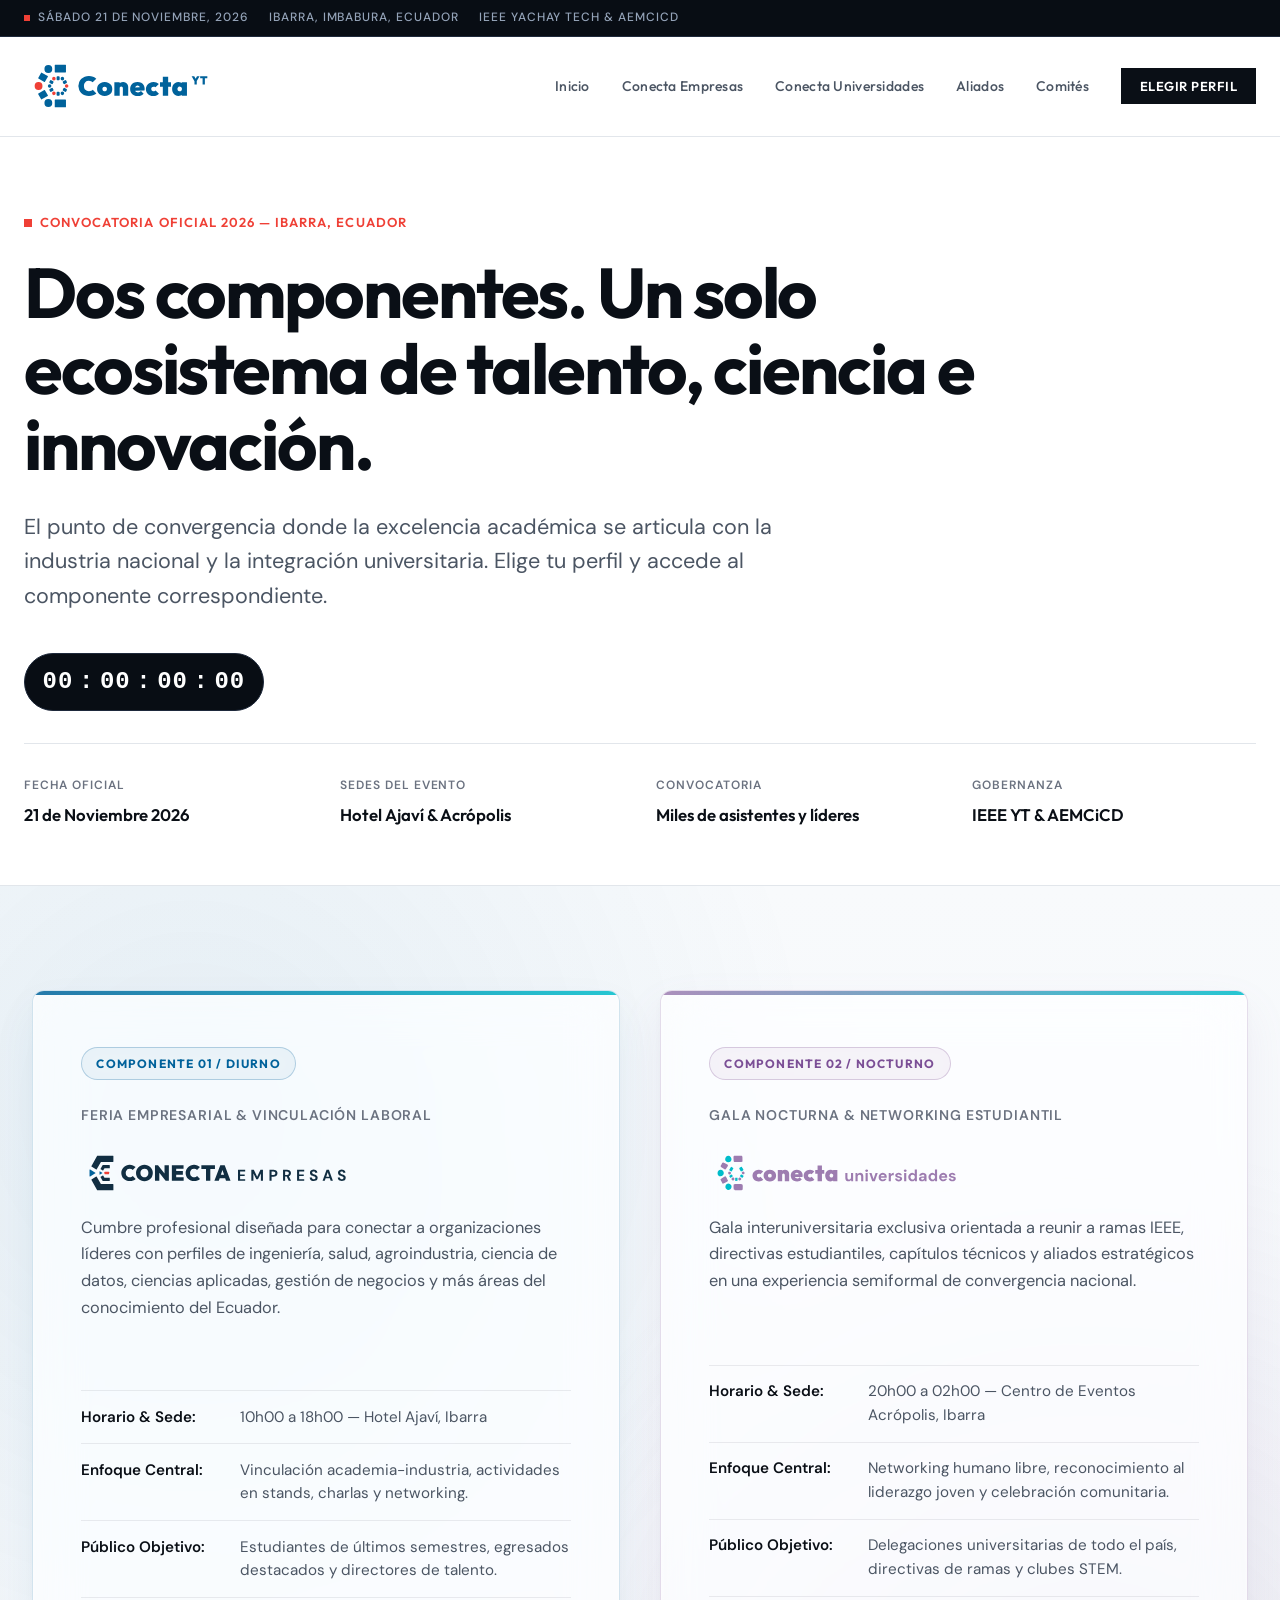
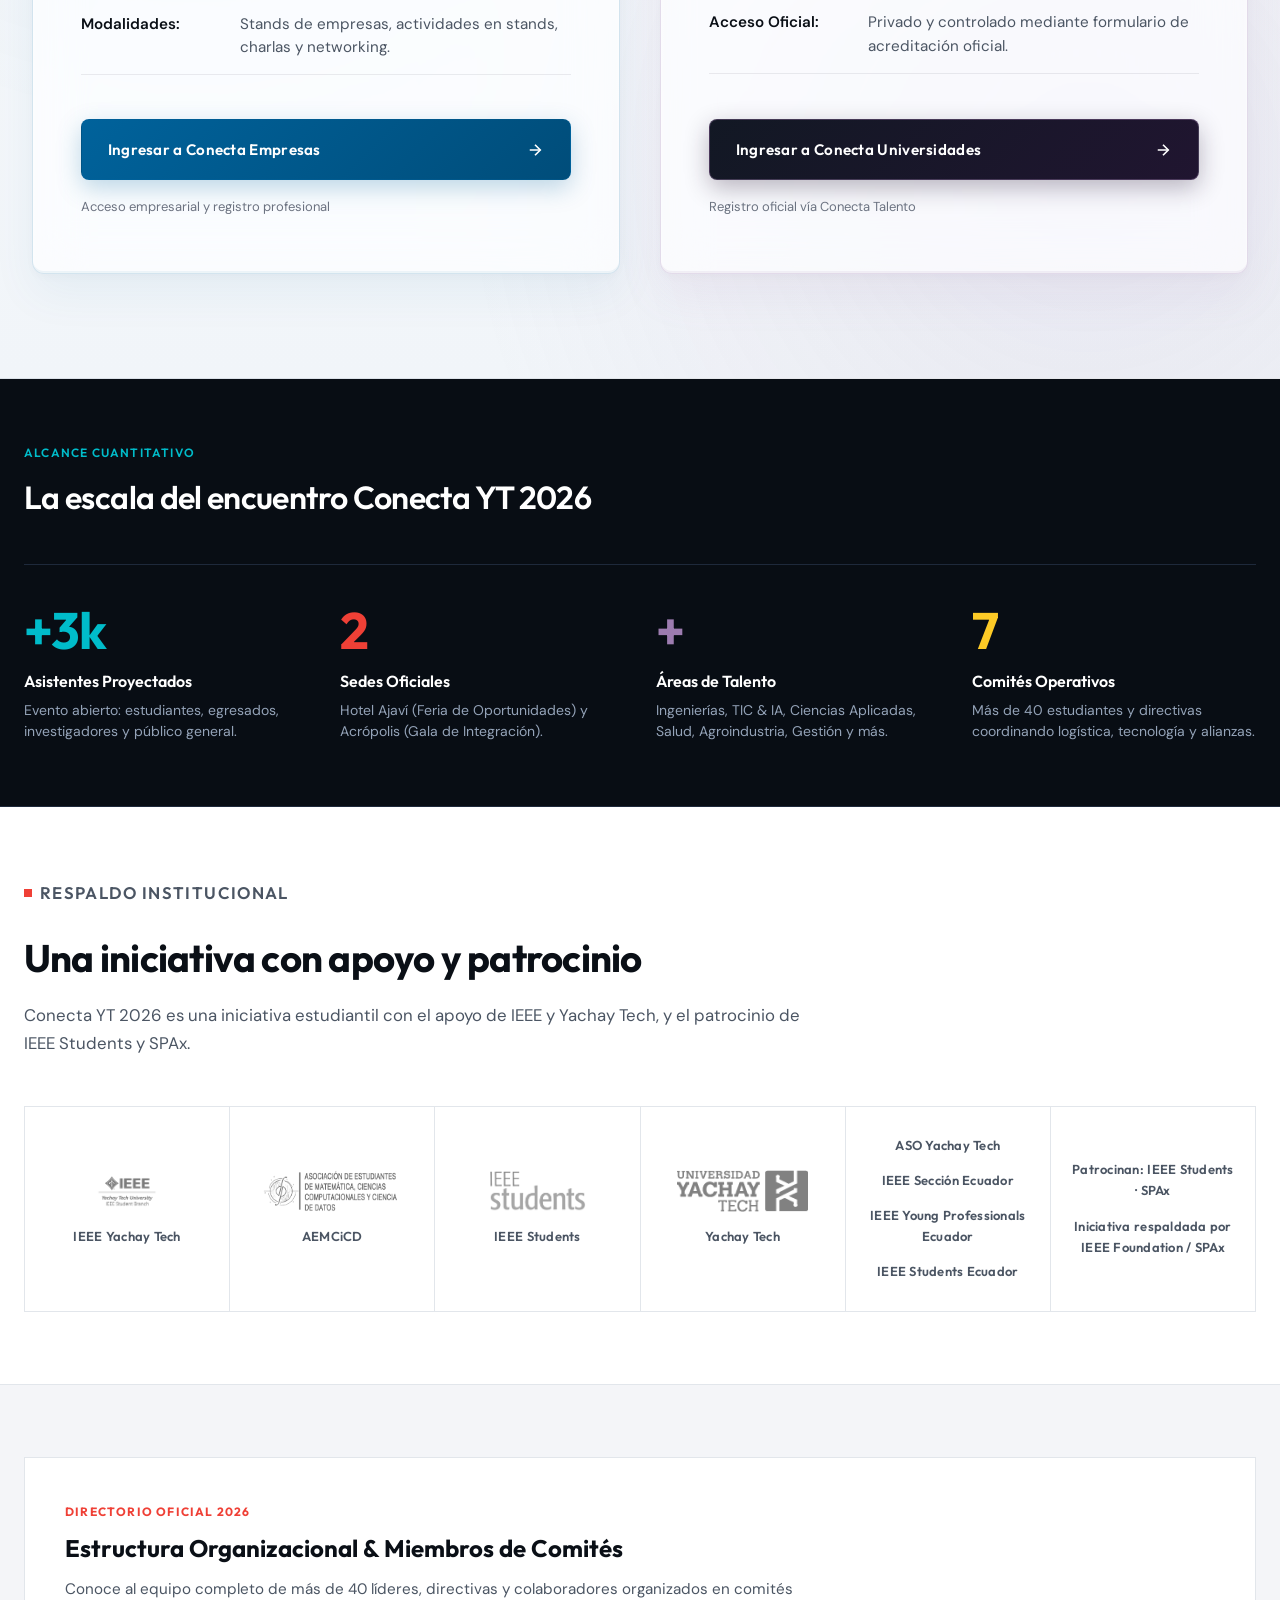
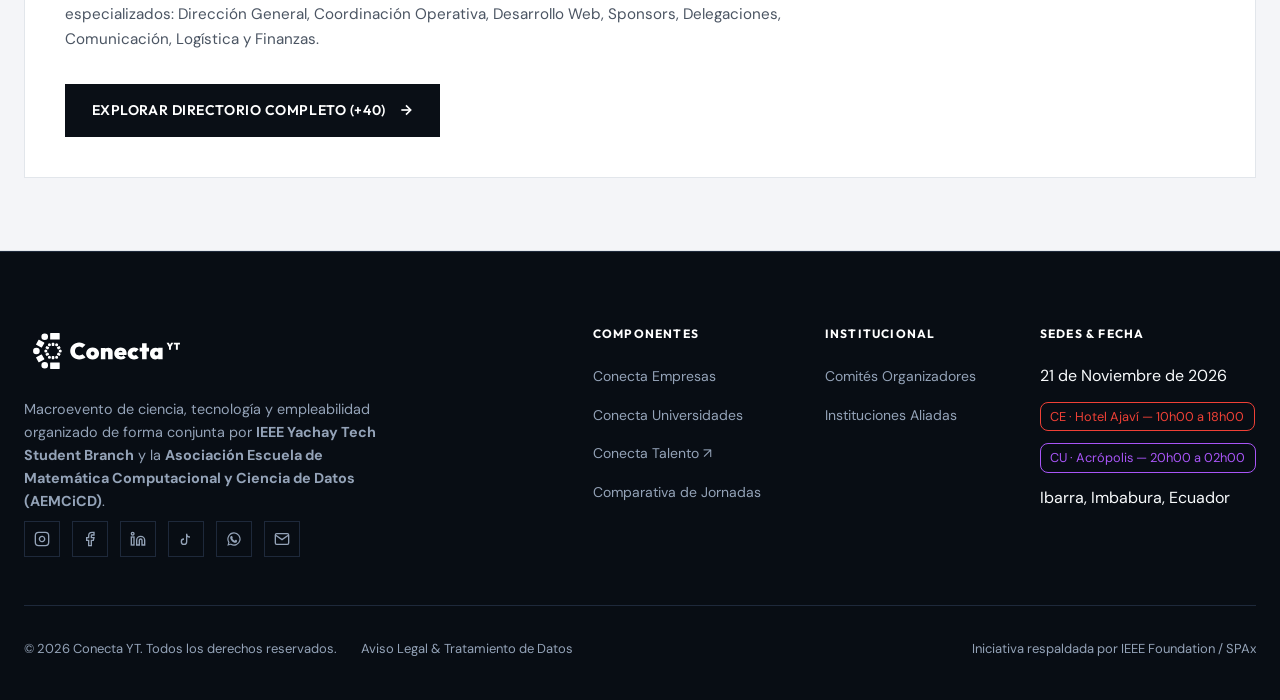
<file: index.html>
<!DOCTYPE html>
<html lang="es">
<head>
  <meta charset="UTF-8">
  <meta name="viewport" content="width=device-width, initial-scale=1.0">
  <title>Conecta YT 2026 | Feria de Empleo y Gala Universitaria en Ibarra</title>
  <meta name="description" content="21 Nov 2026 en Ibarra: Conecta Empresas (Hotel Ajaví) y Conecta Universidades (Acrópolis). Feria laboral y gala IEEE Yachay Tech + AEMCiCD.">
  <meta name="robots" content="index, follow, max-image-preview:large">
  <link rel="canonical" href="https://conectayt.com/">
  <meta property="og:type" content="website">
  <meta property="og:locale" content="es_EC">
  <meta property="og:site_name" content="Conecta YT 2026">
  <meta property="og:title" content="Conecta YT 2026 | Feria de Empleo y Gala Universitaria en Ibarra">
  <meta property="og:description" content="21 Nov 2026 en Ibarra: feria laboral Conecta Empresas y gala Conecta Universidades. IEEE Yachay Tech + AEMCiCD.">
  <meta property="og:url" content="https://conectayt.com/">
  <meta property="og:image" content="https://conectayt.com/assets/images/hero_background_universidades.jpg">
  <meta property="og:image:alt" content="Conecta YT 2026 en Ibarra, Ecuador">
  <meta name="twitter:card" content="summary_large_image">
  <meta name="twitter:title" content="Conecta YT 2026 | Feria de Empleo y Gala en Ibarra">
  <meta name="twitter:description" content="21 Nov 2026: Conecta Empresas (Hotel Ajaví) y Conecta Universidades (Acrópolis).">
  <meta name="twitter:image" content="https://conectayt.com/assets/images/hero_background_universidades.jpg">
  <script type="application/ld+json">
  {"@context":"https://schema.org","@graph":[
    {"@type":"Organization","@id":"https://conectayt.com/#org","name":"Conecta YT 2026","url":"https://conectayt.com/","logo":"https://conectayt.com/assets/logos/svg/favicon/conectayt_fav.svg","sameAs":["https://www.instagram.com/conectayt/","https://www.facebook.com/conectayt/","https://www.linkedin.com/company/conectayt","https://www.tiktok.com/@conectayt"]},
    {"@type":"WebSite","@id":"https://conectayt.com/#site","url":"https://conectayt.com/","name":"Conecta YT 2026","inLanguage":"es-EC","publisher":{"@id":"https://conectayt.com/#org"}},
    {"@type":"Event","name":"Conecta Empresas 2026","url":"https://conectayt.com/empresas/","startDate":"2026-11-21T10:00:00-05:00","endDate":"2026-11-21T18:00:00-05:00","eventStatus":"https://schema.org/EventScheduled","eventAttendanceMode":"https://schema.org/OfflineEventAttendanceMode","location":{"@type":"Place","name":"Hotel Ajaví","address":{"@type":"PostalAddress","streetAddress":"Av. Mariano Acosta 16-61","addressLocality":"Ibarra","addressRegion":"Imbabura","addressCountry":"EC"}},"organizer":{"@id":"https://conectayt.com/#org"}},
    {"@type":"Event","name":"Conecta Universidades 2026","url":"https://conectayt.com/universidades/","startDate":"2026-11-21T20:00:00-05:00","endDate":"2026-11-22T02:00:00-05:00","eventStatus":"https://schema.org/EventScheduled","eventAttendanceMode":"https://schema.org/OfflineEventAttendanceMode","location":{"@type":"Place","name":"Centro de Eventos Acrópolis","address":{"@type":"PostalAddress","addressLocality":"Ibarra","addressRegion":"Imbabura","addressCountry":"EC"}},"organizer":{"@id":"https://conectayt.com/#org"}}
  ]}
  </script>
  <meta name="theme-color" content="#080d14">
  <link rel="icon" type="image/svg+xml" href="assets/logos/svg/favicon/conectayt_fav.svg">
  <link rel="preconnect" href="https://fonts.googleapis.com">
  <link rel="preconnect" href="https://fonts.gstatic.com" crossorigin>
  <link href="https://fonts.googleapis.com/css2?family=DM+Sans:ital,opsz,wght@0,9..40,100..1000;1,9..40,100..1000&family=Outfit:wght@100..900&display=swap" rel="stylesheet">
  <link rel="stylesheet" href="styles-hub.css?v=2026.editorial">
</head>
<body>

  <a class="skip-link" href="#contenido">Saltar al contenido principal</a>

  <!-- ===================== TICKER METADATOS ===================== -->
  <aside class="meta-ticker-bar" aria-label="Información oficial del macroevento">
    <div class="meta-ticker-inner">
      <div class="meta-ticker-left meta-ticker-left--expanded">
        <span class="meta-ticker-item">
          <span class="meta-ticker-dot"></span>
          Sábado 21 de Noviembre, 2026
        </span>
        <span class="meta-ticker-item">Ibarra, Imbabura, Ecuador</span>
        <span class="meta-ticker-item">IEEE Yachay Tech &amp; AEMCiCD</span>
      </div>
    </div>
  </aside>

  <!-- ===================== ENCABEZADO / NAVBAR ===================== -->
  <header class="site-header-hub" id="inicio">
    <div class="header-inner-hub">
      <a class="brand-hub" href="index.html" aria-label="Conecta YT 2026, inicio">
        <img class="brand-logo-img" src="assets/logos/svg/Conecta YT/conectayt_logo_hcolor.svg" alt="Conecta YT 2026" width="220" height="48">
      </a>

      <button type="button" class="nav-toggle-hub" id="navToggle" aria-label="Abrir menú de navegación" aria-controls="primaryNav" aria-expanded="false">
        <span></span><span></span><span></span>
      </button>

      <nav class="nav-hub" id="primaryNav">
        <ul>
          <li><a href="#inicio">Inicio</a></li>
          <li><a href="empresas/index.html">Conecta Empresas</a></li>
          <li><a href="universidades/index.html">Conecta Universidades</a></li>
          <li><a href="#partners">Aliados</a></li>
          <li><a href="comites/index.html">Comités</a></li>
          <li><a class="nav-cta" href="#experiencias">Elegir Perfil</a></li>
        </ul>
      </nav>
    </div>
  </header>
  <div id="miniCountdown" class="mini-countdown" data-countdown="2026-11-21T10:00:00-05:00" hidden><span data-dd>58</span>:<span data-hh>16</span>:<span data-mm>24</span>:<span data-ss>00</span></div>

  <main id="contenido">
    <!-- ===================== HERO MONOGRÁFICO ===================== -->
    <section class="hero-hub">
      <div class="hero-inner-hub">
        <p class="eyebrow-hub">Convocatoria Oficial 2026 — Ibarra, Ecuador</p>
        <h1>Dos componentes. Un solo ecosistema de talento, ciencia e innovación.</h1>
        <p class="hero-lead-hub">
          El punto de convergencia donde la excelencia académica se articula con la industria nacional y la integración universitaria. Elige tu perfil y accede al componente correspondiente.
        </p>
        <div class="hero-countdown" data-countdown="2026-11-21T10:00:00-05:00" aria-label="Cuenta atrás"><span data-dd>58</span>:<span data-hh>16</span>:<span data-mm>24</span>:<span data-ss>00</span></div>

        <div class="hero-meta-grid">
          <div class="hero-meta-item">
            <span class="hero-meta-label">Fecha Oficial</span>
            <span class="hero-meta-value">21 de Noviembre 2026</span>
          </div>
          <div class="hero-meta-item">
            <span class="hero-meta-label">Sedes del Evento</span>
            <span class="hero-meta-value">Hotel Ajaví &amp; Acrópolis</span>
          </div>
          <div class="hero-meta-item">
            <span class="hero-meta-label">Convocatoria</span>
            <span class="hero-meta-value">Miles de asistentes y líderes</span>
          </div>
          <div class="hero-meta-item">
            <span class="hero-meta-label">Gobernanza</span>
            <span class="hero-meta-value">IEEE YT &amp; AEMCiCD</span>
          </div>
        </div>
      </div>
    </section>

    <!-- ===================== SELECTOR DUAL CONTINUO ===================== -->
    <section class="selector-dual-section" id="experiencias">
      <div class="selector-dual-container">
        
        <!-- Panel 01: Conecta Empresas -->
        <article class="dual-panel panel-empresas">
          <div class="dual-panel-header">
            <div class="panel-index-badge">Componente 01 / Diurno</div>
            <p class="panel-subtitle">Feria Empresarial &amp; Vinculación Laboral</p>
            <img src="assets/logos/svg/Conecta Empresas/ce_logo_hcolor.svg" alt="Conecta Empresas" class="panel-logo-img">
            <p class="panel-desc">
              Cumbre profesional diseñada para conectar a organizaciones líderes con perfiles de ingeniería, salud, agroindustria, ciencia de datos, ciencias aplicadas, gestión de negocios y más áreas del conocimiento del Ecuador.
            </p>
          </div>

          <ul class="panel-specs-list">
            <li>
              <strong>Horario &amp; Sede:</strong>
              <span>10h00 a 18h00 — Hotel Ajaví, Ibarra</span>
            </li>
            <li>
              <strong>Enfoque Central:</strong>
              <span>Vinculación academia-industria, actividades en stands, charlas y networking.</span>
            </li>
            <li>
              <strong>Público Objetivo:</strong>
              <span>Estudiantes de últimos semestres, egresados destacados y directores de talento.</span>
            </li>
            <li>
              <strong>Modalidades:</strong>
              <span>Stands de empresas, actividades en stands, charlas y networking.</span>
            </li>
          </ul>

          <div class="dual-panel-footer">
            <a href="empresas/index.html" class="btn-editorial">
              <span>Ingresar a Conecta Empresas</span>
              <svg width="18" height="18" viewBox="0 0 24 24" fill="none" stroke="currentColor" stroke-width="2.2"><line x1="5" y1="12" x2="19" y2="12"/><polyline points="12 5 19 12 12 19"/></svg>
            </a>
            <span class="panel-schedule-note">Acceso empresarial y registro profesional</span>
          </div>
        </article>

        <!-- Panel 02: Conecta Universidades -->
        <article class="dual-panel panel-universidades">
          <div class="dual-panel-header">
            <div class="panel-index-badge">Componente 02 / Nocturno</div>
            <p class="panel-subtitle">Gala Nocturna &amp; Networking Estudiantil</p>
            <img src="assets/logos/svg/Conecta Universidad/cu_logo_hcolor.svg" alt="Conecta Universidades" class="panel-logo-img">
            <p class="panel-desc">
              Gala interuniversitaria exclusiva orientada a reunir a ramas IEEE, directivas estudiantiles, capítulos técnicos y aliados estratégicos en una experiencia semiformal de convergencia nacional.
            </p>
          </div>

          <ul class="panel-specs-list">
            <li>
              <strong>Horario &amp; Sede:</strong>
              <span>20h00 a 02h00 — Centro de Eventos Acrópolis, Ibarra</span>
            </li>
            <li>
              <strong>Enfoque Central:</strong>
              <span>Networking humano libre, reconocimiento al liderazgo joven y celebración comunitaria.</span>
            </li>
            <li>
              <strong>Público Objetivo:</strong>
              <span>Delegaciones universitarias de todo el país, directivas de ramas y clubes STEM.</span>
            </li>
            <li>
              <strong>Acceso Oficial:</strong>
              <span>Privado y controlado mediante formulario de acreditación oficial.</span>
            </li>
          </ul>

          <div class="dual-panel-footer">
            <a href="universidades/index.html" class="btn-editorial">
              <span>Ingresar a Conecta Universidades</span>
              <svg width="18" height="18" viewBox="0 0 24 24" fill="none" stroke="currentColor" stroke-width="2.2"><line x1="5" y1="12" x2="19" y2="12"/><polyline points="12 5 19 12 12 19"/></svg>
            </a>
            <span class="panel-schedule-note">Registro oficial vía Conecta Talento</span>
          </div>
        </article>

      </div>
    </section>

    <!-- ===================== STRIP EDITORIAL DE IMPACTO ===================== -->
    <section class="impact-strip-section" aria-label="Métricas de alcance del evento">
      <div class="impact-strip-inner">
        <div class="impact-header">
          <p class="eyebrow-dark">Alcance Cuantitativo</p>
          <h3>La escala del encuentro Conecta YT 2026</h3>
        </div>

        <div class="impact-grid">
          <div class="impact-item">
            <span class="impact-number">+3k</span>
            <span class="impact-label">Asistentes Proyectados</span>
            <p class="impact-desc">Evento abierto: estudiantes, egresados, investigadores y público general.</p>
          </div>
          <div class="impact-item">
            <span class="impact-number">2</span>
            <span class="impact-label">Sedes Oficiales</span>
            <p class="impact-desc">Hotel Ajaví (Feria de Oportunidades) y Acrópolis (Gala de Integración).</p>
          </div>
          <div class="impact-item">
            <span class="impact-number">+</span>
            <span class="impact-label">Áreas de Talento</span>
            <p class="impact-desc">Ingenierías, TIC &amp; IA, Ciencias Aplicadas, Salud, Agroindustria, Gestión y más.</p>
          </div>
          <div class="impact-item">
            <span class="impact-number">7</span>
            <span class="impact-label">Comités Operativos</span>
            <p class="impact-desc">Más de 40 estudiantes y directivas coordinando logística, tecnología y alianzas.</p>
          </div>
        </div>
      </div>
    </section>

    <!-- ===================== SECCIÓN ALIANZAS INSTITUCIONALES ===================== -->
    <section class="partners-section" id="partners">
      <div class="partners-inner">
        <div class="partners-header">
          <p class="eyebrow-hub">Respaldo Institucional</p>
          <h2>Una iniciativa con apoyo y patrocinio</h2>
          <p>Conecta YT 2026 es una iniciativa estudiantil con el apoyo de IEEE y Yachay Tech, y el patrocinio de IEEE Students y SPAx.</p>
        </div>

        <div class="partners-table-grid">
          <div class="partner-box">
            <img src="assets/logos/logo_ieeeyt.png" alt="IEEE Yachay Tech" class="partner-logo-img">
            <span class="partner-name">IEEE Yachay Tech</span>
          </div>
          <div class="partner-box">
            <img src="assets/logos/logo_aemcicd.png" alt="AEMCiCD" class="partner-logo-img">
            <span class="partner-name">AEMCiCD</span>
          </div>
          <div class="partner-box">
            <img src="assets/logos/IEEE_Students.png" alt="IEEE Students" class="partner-logo-img">
            <span class="partner-name">IEEE Students</span>
          </div>
          <div class="partner-box">
            <img src="assets/logos/logo_universidad_yachaytech.png" alt="Yachay Tech" class="partner-logo-img">
            <span class="partner-name">Yachay Tech</span>
          </div>
          <div class="partner-box">
            <span class="partner-name">ASO Yachay Tech</span>
            <span class="partner-name">IEEE Sección Ecuador</span>
            <span class="partner-name">IEEE Young Professionals Ecuador</span>
            <span class="partner-name">IEEE Students Ecuador</span>
          </div>
          <div class="partner-box">
            <span class="partner-name">Patrocinan: IEEE Students · SPAx</span>
            <span class="partner-name">Iniciativa respaldada por IEEE Foundation / SPAx</span>
          </div>
        </div>
      </div>
    </section>

    <!-- ===================== ENLACE AL DIRECTORIO DE COMITÉS ===================== -->
    <section class="committee-section" id="comite">
      <div class="committee-inner">
        <div class="directory-callout">
          <div class="directory-callout-content">
            <span class="directory-callout-badge">Directorio Oficial 2026</span>
            <h3>Estructura Organizacional &amp; Miembros de Comités</h3>
            <p>Conoce al equipo completo de más de 40 líderes, directivas y colaboradores organizados en comités especializados: Dirección General, Coordinación Operativa, Desarrollo Web, Sponsors, Delegaciones, Comunicación, Logística y Finanzas.</p>
          </div>
          <a href="comites/index.html" class="btn-directory">
            <span>Explorar Directorio Completo (+40)</span>
            <svg width="16" height="16" viewBox="0 0 24 24" fill="none" stroke="currentColor" stroke-width="2.5"><line x1="5" y1="12" x2="19" y2="12"/><polyline points="12 5 19 12 12 19"/></svg>
          </a>
        </div>
      </div>
    </section>
  </main>

  <!-- ===================== FOOTER INSTITUCIONAL ===================== -->
  <footer class="footer-hub">
    <div class="footer-inner-hub">
      <div class="footer-top-row">
        <div class="footer-brand-block">
          <img class="footer-logo-img" src="assets/logos/svg/Conecta YT/conectayt_logo_hblanco.svg" alt="Conecta YT 2026" width="220" height="48">
          <p class="footer-lead">
            Macroevento de ciencia, tecnología y empleabilidad organizado de forma conjunta por <strong>IEEE Yachay Tech Student Branch</strong> y la <strong>Asociación Escuela de Matemática Computacional y Ciencia de Datos (AEMCiCD)</strong>.
          </p>
          <div class="footer-social-row">
            <a href="https://www.instagram.com/conectayt/" target="_blank" rel="noopener" class="social-icon-link" aria-label="Instagram de Conecta YT">
              <svg width="16" height="16" viewBox="0 0 24 24" fill="none" stroke="currentColor" stroke-width="2"><rect x="2" y="2" width="20" height="20" rx="5" ry="5"/><path d="M16 11.37A4 4 0 1 1 12.63 8 4 4 0 0 1 16 11.37z"/><line x1="17.5" y1="6.5" x2="17.51" y2="6.5"/></svg>
            </a>
            <a href="https://www.facebook.com/conectayt/" target="_blank" rel="noopener" class="social-icon-link" aria-label="Facebook de Conecta YT">
              <svg width="16" height="16" viewBox="0 0 24 24" fill="none" stroke="currentColor" stroke-width="2"><path d="M18 2h-3a5 5 0 0 0-5 5v3H7v4h3v8h4v-8h3l1-4h-4V7a1 1 0 0 1 1-1h3z"/></svg>
            </a>
            <a href="https://www.linkedin.com/company/conectayt" target="_blank" rel="noopener" class="social-icon-link" aria-label="LinkedIn de Conecta YT">
              <svg width="16" height="16" viewBox="0 0 24 24" fill="none" stroke="currentColor" stroke-width="2"><path d="M16 8a6 6 0 0 1 6 6v7h-4v-7a2 2 0 0 0-2-2 2 2 0 0 0-2 2v7h-4v-7a6 6 0 0 1 6-6z"/><rect x="2" y="9" width="4" height="12"/><circle cx="4" cy="4" r="2"/></svg>
            </a>
            <a href="https://www.tiktok.com/@conectayt" target="_blank" rel="noopener" class="social-icon-link" aria-label="TikTok de Conecta YT">
              <svg width="16" height="16" viewBox="0 0 24 24" fill="none" stroke="currentColor" stroke-width="2"><path d="M9 12a4 4 0 1 0 4 4V4a5 5 0 0 0 5 5"/></svg>
            </a>
            <a href="https://wa.me/593987278018" target="_blank" rel="noopener" class="social-icon-link" aria-label="WhatsApp Institucional">
              <svg width="16" height="16" viewBox="0 0 24 24" fill="currentColor" aria-hidden="true"><path d="M12 2a10 10 0 0 0-8.6 15.1L2 22l5-1.3A10 10 0 1 0 12 2zm0 18.2a8.2 8.2 0 0 1-4.2-1.1l-.3-.2-3 .8.8-2.9-.2-.3A8.2 8.2 0 1 1 12 20.2zm4.6-6.1c-.3-.1-1.5-.7-1.7-.8s-.4-.1-.6.1-.7.8-.8 1-.3.2-.5.1a6.7 6.7 0 0 1-2-1.2 7.5 7.5 0 0 1-1.4-1.7c-.1-.3 0-.4.1-.5l.4-.5c.1-.2.1-.3 0-.5L9.4 7.9c-.3-.6-.5-.5-.7-.5h-.6c-.2 0-.5.2-.8.4-.3.3-1 1-1 2.5s1.1 2.9 1.2 3.1a11 11 0 0 0 4.2 3.7c.6.2 1 .4 1.4.5.6.2 1.1.2 1.5.1.5-.1 1.5-.6 1.7-1.2.2-.6.2-1.1.1-1.2 0-.1-.2-.1-.5-.3z"/></svg>
            </a>
            <a href="mailto:contacto@conectayt.com" class="social-icon-link" aria-label="Correo Institucional">
              <svg width="16" height="16" viewBox="0 0 24 24" fill="none" stroke="currentColor" stroke-width="2"><path d="M4 4h16c1.1 0 2 .9 2 2v12c0 1.1-.9 2-2 2H4c-1.1 0-2-.9-2-2V6c0-1.1.9-2 2-2z"/><polyline points="22,6 12,13 2,6"/></svg>
            </a>
          </div>
        </div>

        <div class="footer-links-group">
          <div class="footer-col">
            <h4>Componentes</h4>
            <ul>
              <li><a href="empresas/index.html">Conecta Empresas</a></li>
              <li><a href="universidades/index.html">Conecta Universidades</a></li>
              <li><a href="https://talento.conectayt.com" target="_blank" rel="noopener">Conecta Talento ↗</a></li>
              <li><a href="#experiencias">Comparativa de Jornadas</a></li>
            </ul>
          </div>
          <div class="footer-col">
            <h4>Institucional</h4>
            <ul>
              <li><a href="comites/index.html">Comités Organizadores</a></li>
              <li><a href="#partners">Instituciones Aliadas</a></li>
            </ul>
          </div>
          <div class="footer-col">
            <h4>Sedes &amp; Fecha</h4>
            <ul>
              <li><span>21 de Noviembre de 2026</span></li>
              <li><span class="sede-tag sede-ce">CE · Hotel Ajaví — 10h00 a 18h00</span></li>
              <li><span class="sede-tag sede-cu">CU · Acrópolis — 20h00 a 02h00</span></li>
              <li><span>Ibarra, Imbabura, Ecuador</span></li>
            </ul>
          </div>
        </div>
      </div>

      <div class="footer-bottom-row">
        <div class="footer-bottom-links">
          <span>&copy; 2026 Conecta YT. Todos los derechos reservados.</span>
          <a href="#" class="legal-trigger">Aviso Legal &amp; Tratamiento de Datos</a>
        </div>
        <div>
          <span>Iniciativa respaldada por IEEE Foundation / SPAx</span>
        </div>
      </div>
    </div>
  </footer>

  <!-- ===================== MODAL DE TÉRMINOS & PRIVACIDAD ===================== -->
  <div class="modal-overlay" id="legalModal" aria-hidden="true" role="dialog" aria-modal="true">
    <div class="modal-content-box">
      <button type="button" class="modal-close-btn" id="legalClose" aria-label="Cerrar">&times;</button>
      <h2>Términos, Condiciones y Tratamiento de Datos</h2>
      <p><strong>Acreditación &amp; Uso de Datos:</strong> La información recopilada para las convocatorias de Conecta YT 2026 es procesada de manera confidencial exclusivamente con propósitos de validación de credenciales, control de aforo y logística por parte de IEEE Yachay Tech Student Branch y AEMCiCD.</p>
      <p><strong>Privacidad:</strong> Los registros no son compartidos con terceros sin consentimiento previo, protegiendo en todo momento la identidad y datos personales de estudiantes, ponentes y representantes empresariales.</p>
    </div>
  </div>

  <script src="script-hub.js?v=2026.editorial"></script>
</body>
</html>
</file>
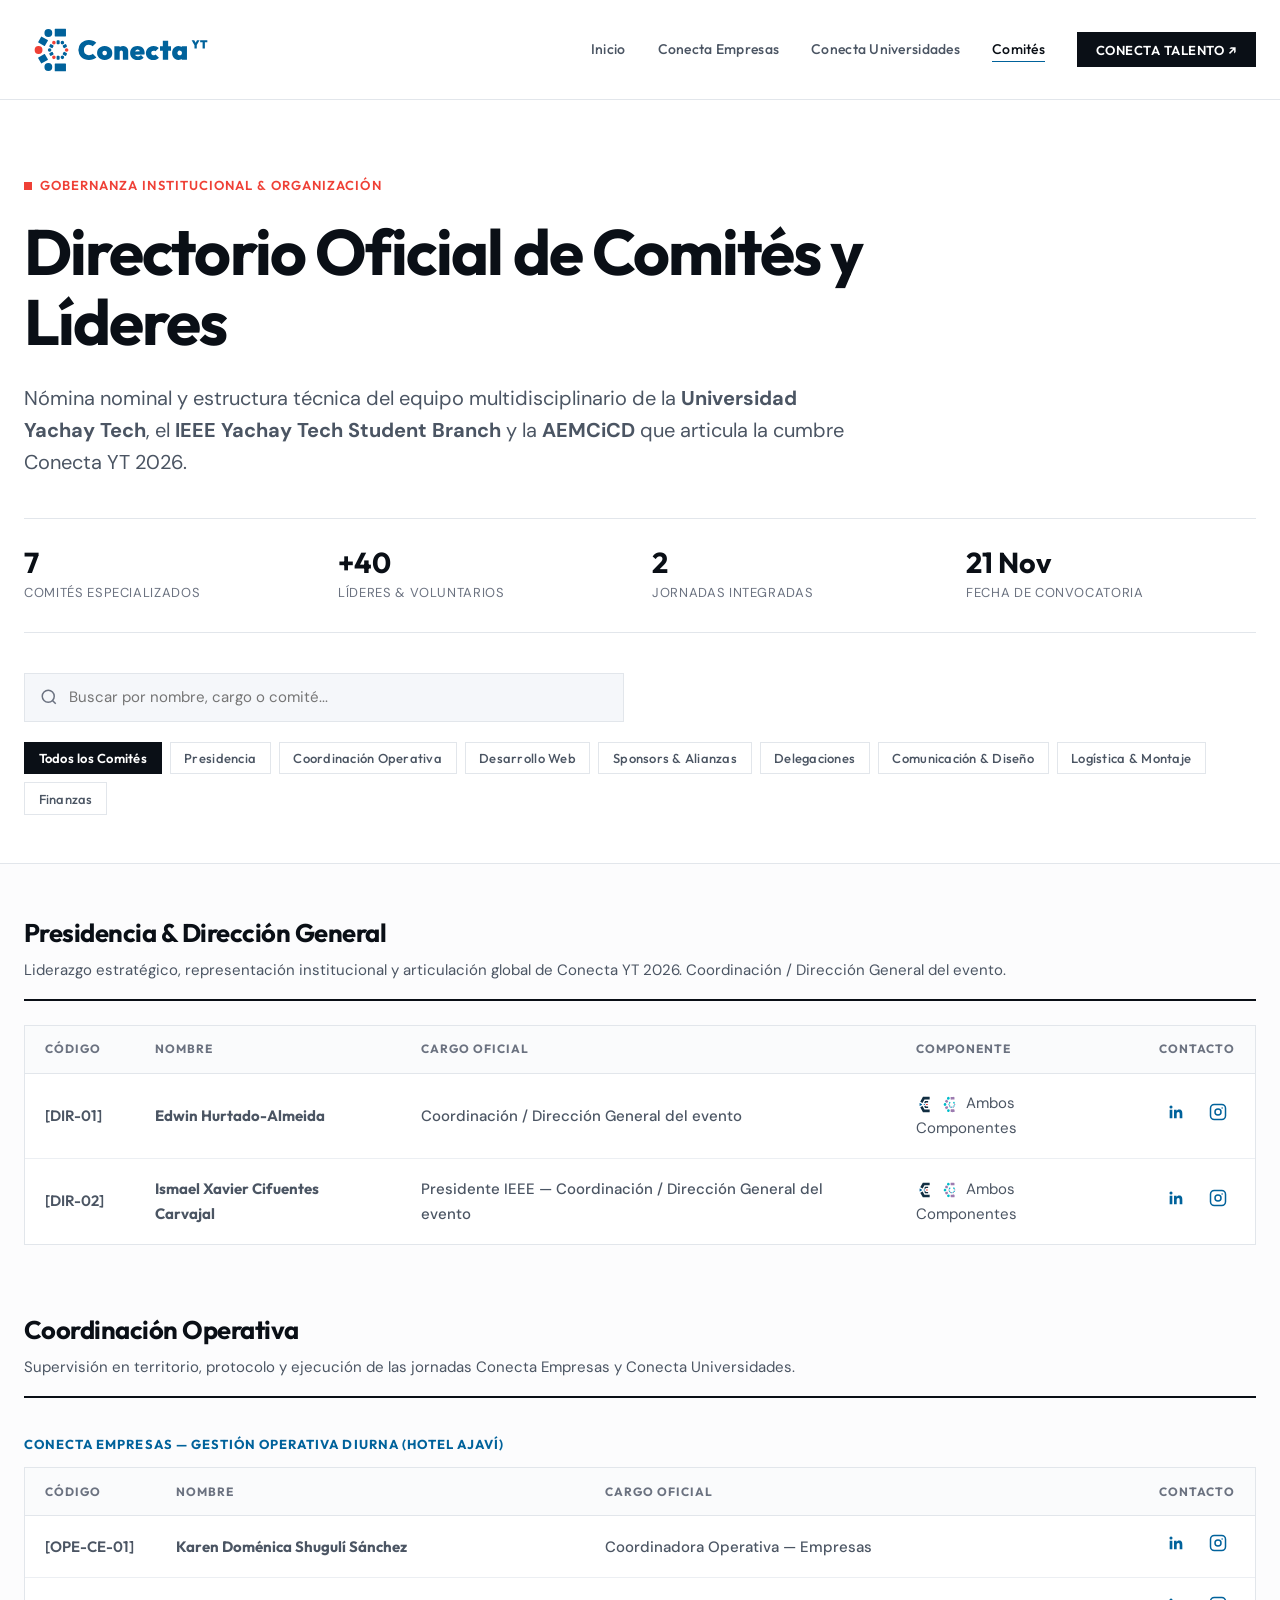
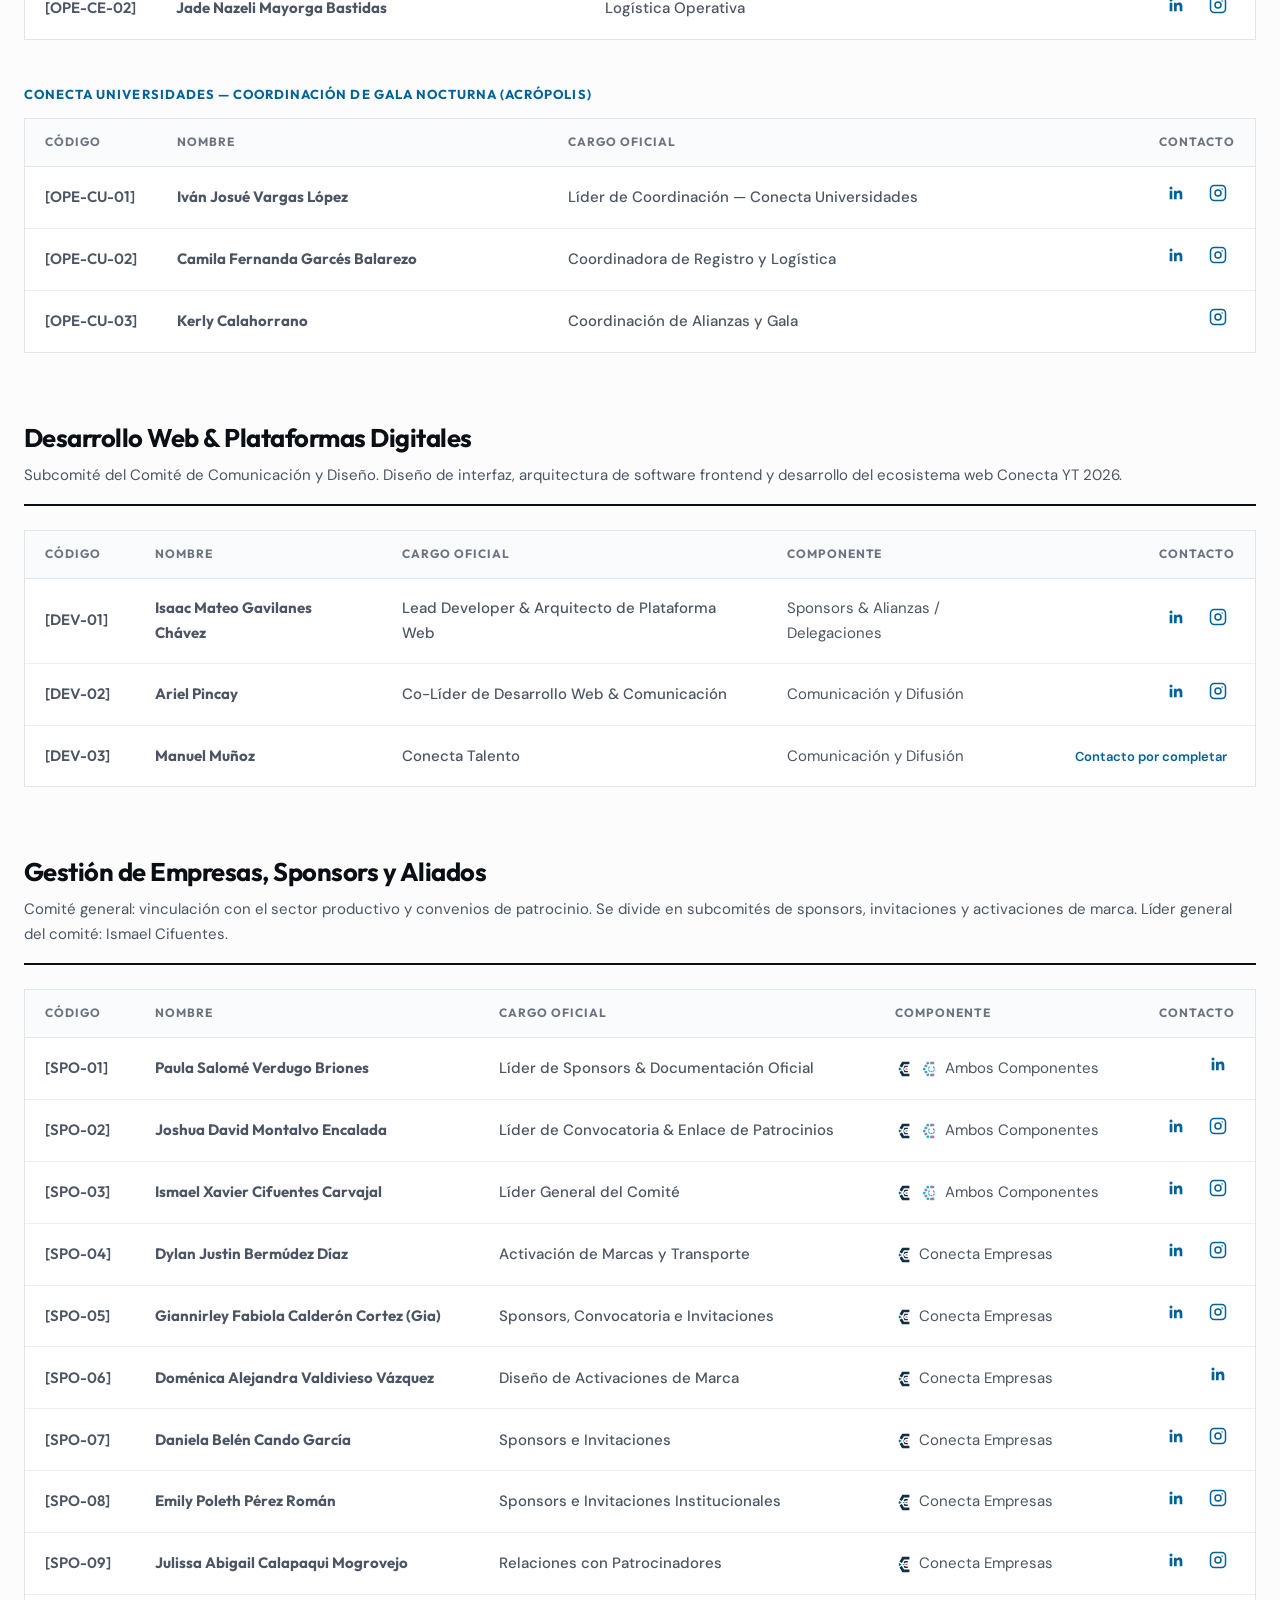
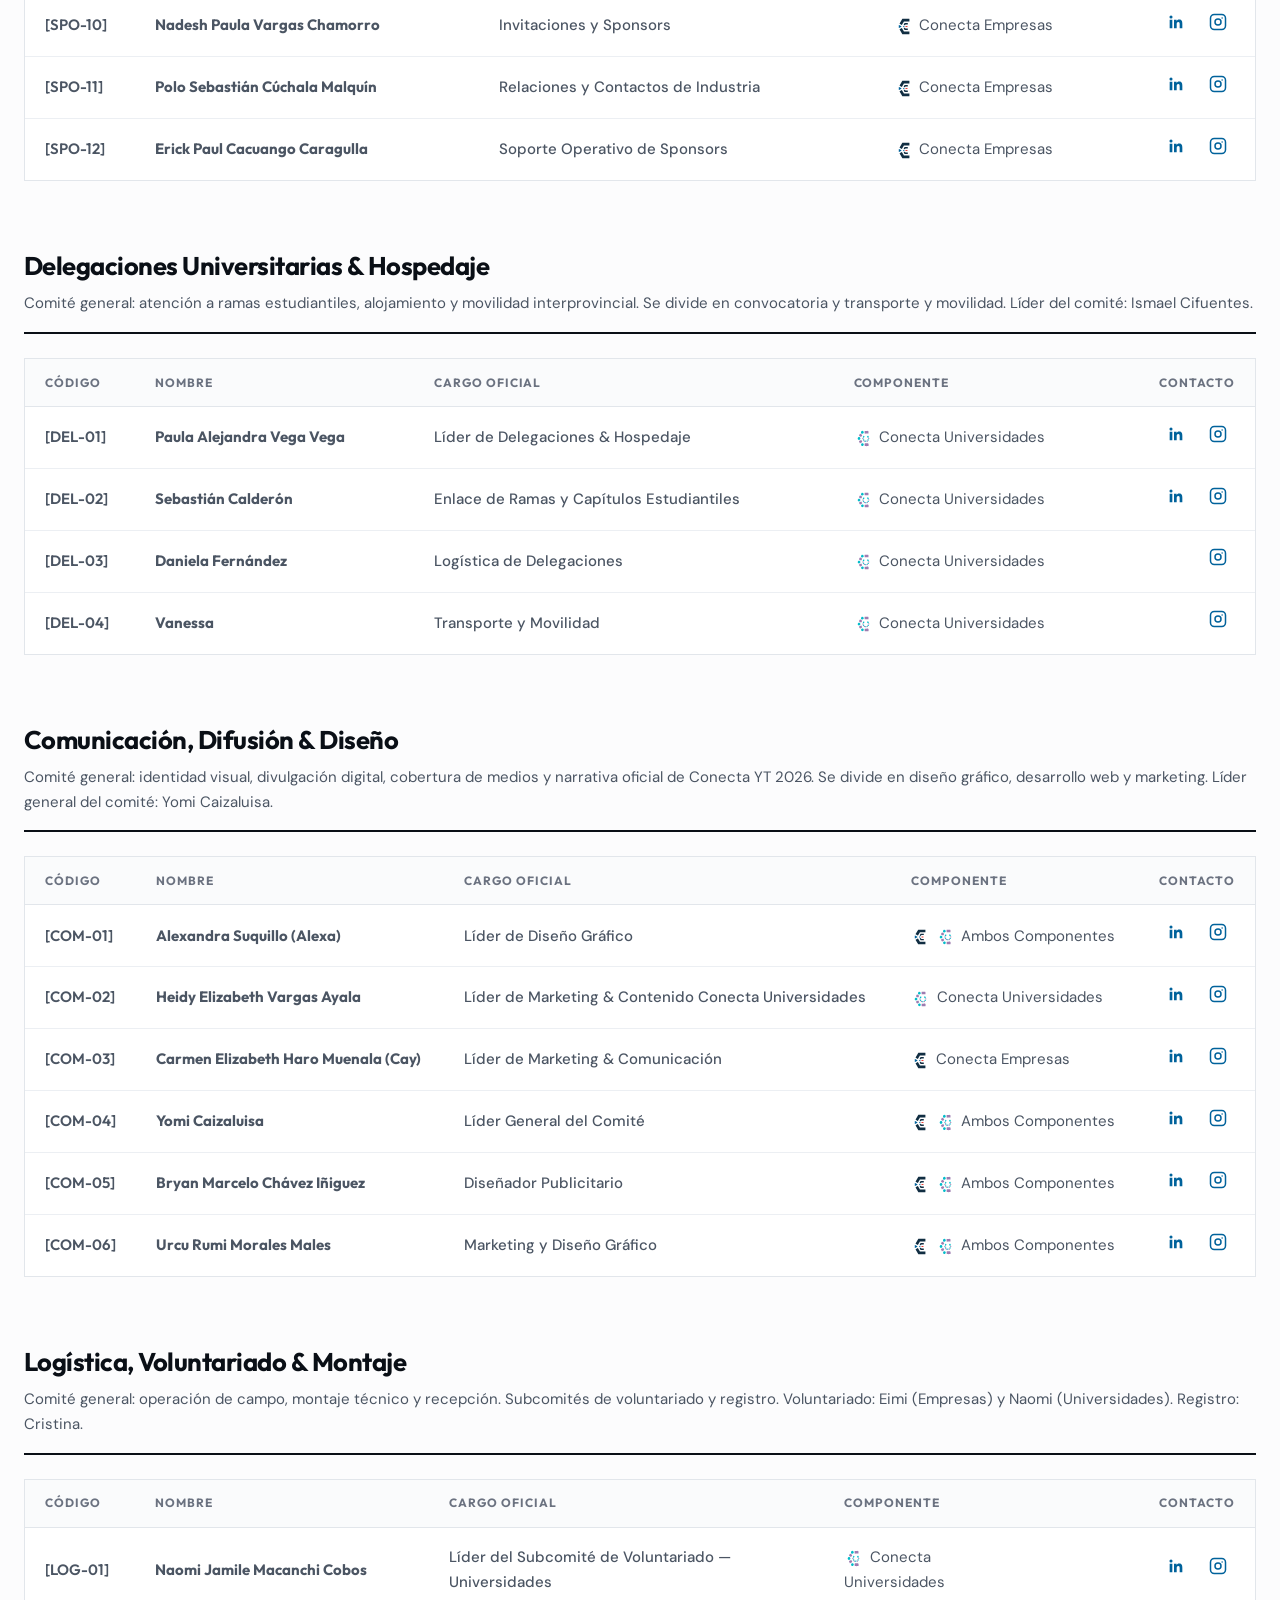
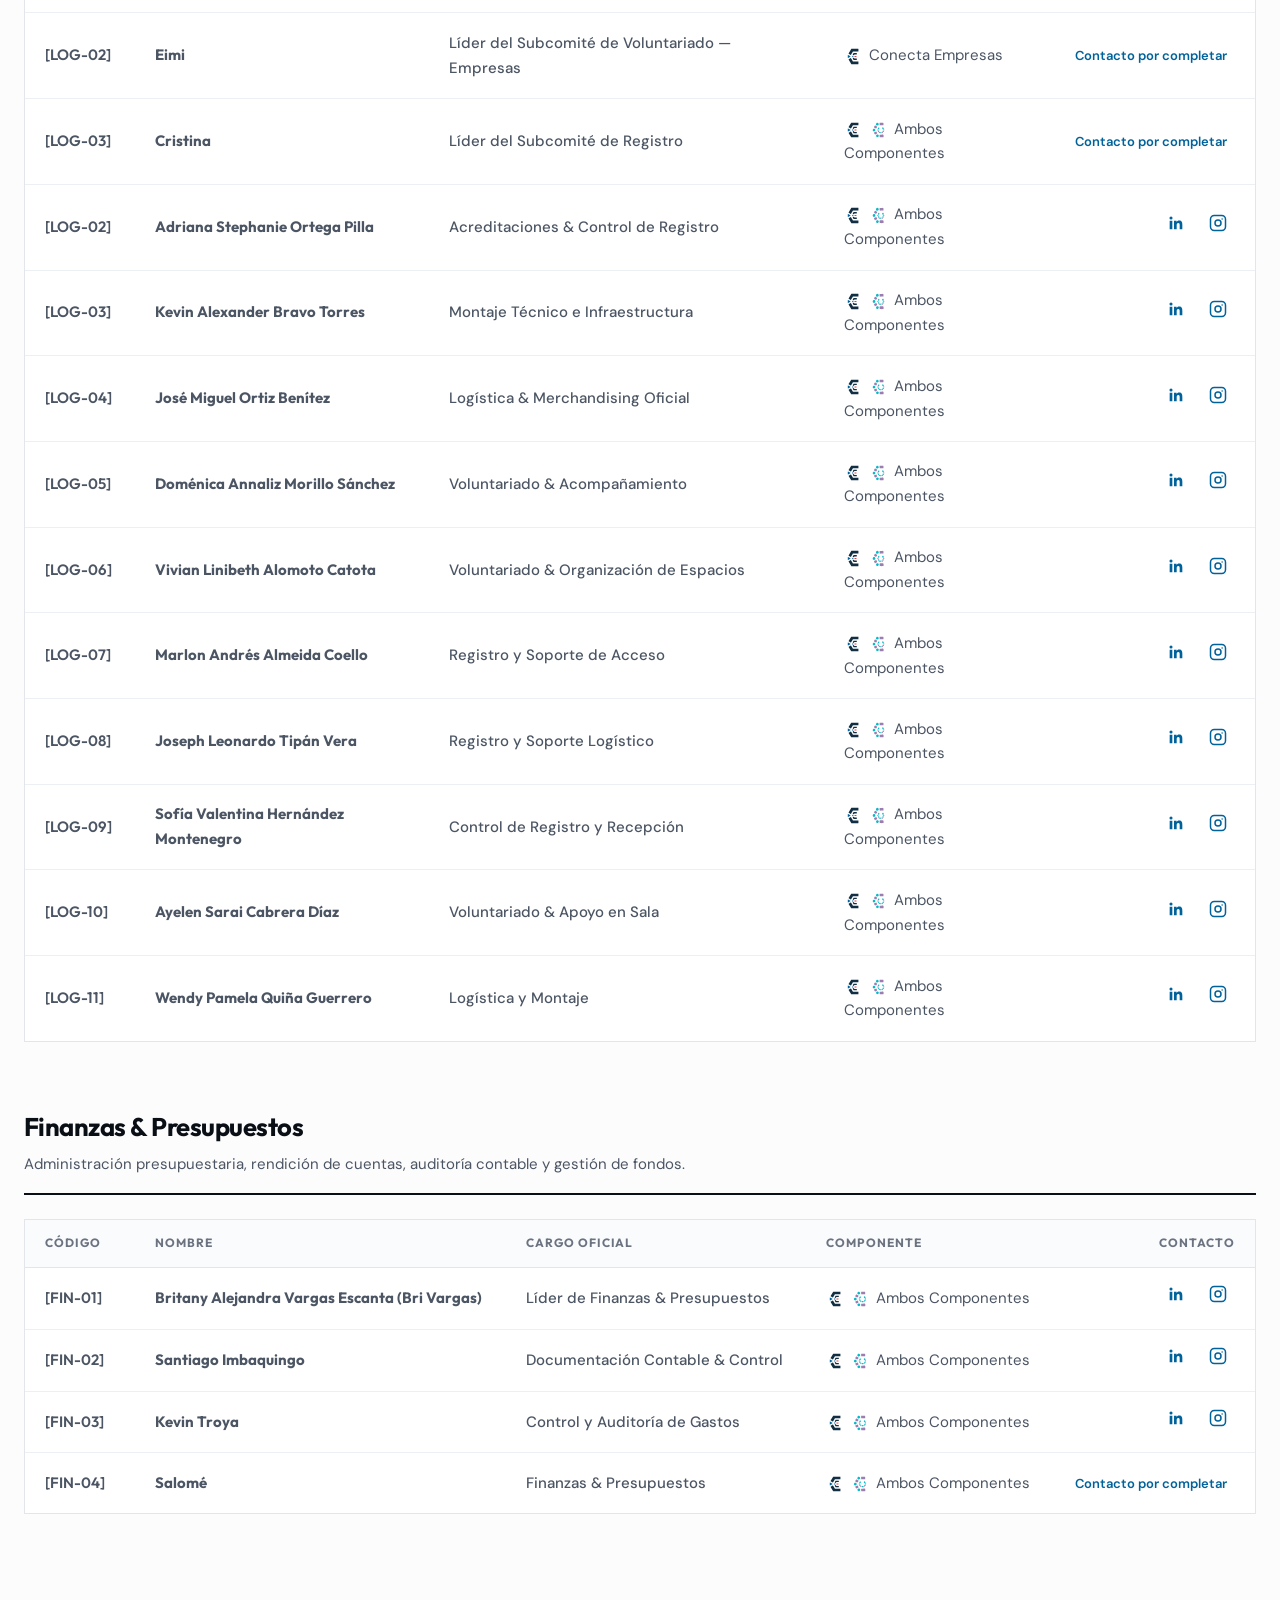
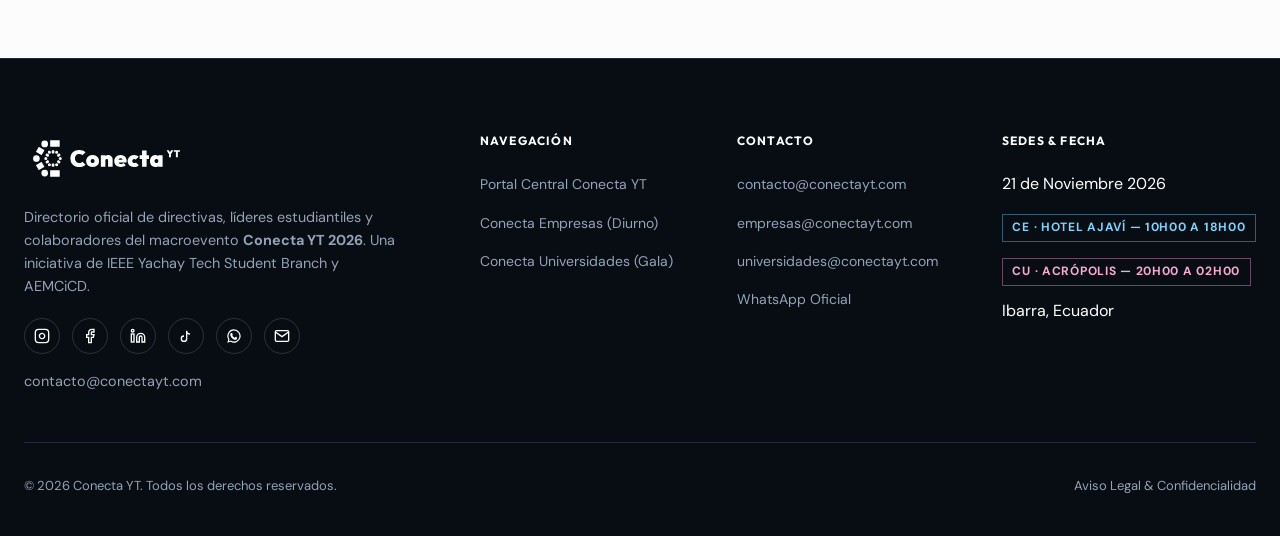
<file: comites/index.html>
<!DOCTYPE html>
<html lang="es">
<head>
  <meta charset="UTF-8">
  <meta name="viewport" content="width=device-width, initial-scale=1.0">
  <title>Directorio de Comités Organizadores | Conecta YT 2026</title>
  <meta name="description" content="Nómina oficial y directorio de los comités organizadores de Conecta YT 2026. Liderazgo estudiantil, desarrollo web, sponsors, logística y finanzas.">
  <meta name="robots" content="noindex, nofollow">
  <meta name="theme-color" content="#080d14">
  <link rel="icon" type="image/svg+xml" href="../assets/logos/svg/favicon/conectayt_fav.svg">
  <link rel="preconnect" href="https://fonts.googleapis.com">
  <link rel="preconnect" href="https://fonts.gstatic.com" crossorigin>
  <link href="https://fonts.googleapis.com/css2?family=DM+Sans:ital,opsz,wght@0,9..40,100..1000;1,9..40,100..1000&family=Outfit:wght@100..900&display=swap" rel="stylesheet">
  <link rel="stylesheet" href="styles.css?v=2026.editorial">
</head>
<body>

  <a class="skip-link" href="#contenido">Saltar al contenido</a>

  <!-- ===================== ENCABEZADO / NAVBAR ===================== -->
  <header class="site-header" id="top">
    <div class="header-inner">
      <a class="brand" href="../index.html" aria-label="Conecta YT 2026, inicio">
        <img class="brand-logo-img" src="../assets/logos/svg/Conecta YT/conectayt_logo_hcolor.svg" alt="Conecta YT 2026" width="220" height="42">
      </a>

      <button type="button" class="nav-toggle" id="navToggle" aria-label="Abrir menú de navegación" aria-controls="primaryNav" aria-expanded="false">
        <span></span><span></span><span></span>
      </button>

      <nav class="primary-nav" id="primaryNav">
        <ul>
          <li><a href="../index.html">Inicio</a></li>
          <li><a href="../empresas/index.html">Conecta Empresas</a></li>
          <li><a href="../universidades/index.html">Conecta Universidades</a></li>
          <li><a href="index.html" class="active">Comités</a></li>
          <li><a class="nav-cta" href="https://talento.conectayt.com" target="_blank" rel="noopener">Conecta Talento ↗</a></li>
        </ul>
      </nav>
    </div>
  </header>

  <main id="contenido">
    <!-- ===================== HERO DEL DIRECTORIO ===================== -->
    <section class="hero-team">
      <div class="hero-inner-team">
        <p class="eyebrow-team">Gobernanza Institucional &amp; Organización</p>
        <h1>Directorio Oficial de Comités y Líderes</h1>
        <p class="hero-lead-team">
          Nómina nominal y estructura técnica del equipo multidisciplinario de la <strong>Universidad Yachay Tech</strong>, el <strong>IEEE Yachay Tech Student Branch</strong> y la <strong>AEMCiCD</strong> que articula la cumbre Conecta YT 2026.
        </p>

        <!-- Cifras de resumen -->
        <div class="stats-strip">
          <div class="stat-cell">
            <span class="stat-number">7</span>
            <span class="stat-label">Comités Especializados</span>
          </div>
          <div class="stat-cell">
            <span class="stat-number">+40</span>
            <span class="stat-label">Líderes &amp; Voluntarios</span>
          </div>
          <div class="stat-cell">
            <span class="stat-number">2</span>
            <span class="stat-label">Jornadas Integradas</span>
          </div>
          <div class="stat-cell">
            <span class="stat-number">21 Nov</span>
            <span class="stat-label">Fecha de Convocatoria</span>
          </div>
        </div>

        <!-- Controles: Búsqueda y Filtros -->
        <div class="controls-bar" id="comites-nav">
          <div class="search-input-wrap">
            <svg class="search-icon" width="18" height="18" viewBox="0 0 24 24" fill="none" stroke="currentColor" stroke-width="2"><circle cx="11" cy="11" r="8"/><line x1="21" y1="21" x2="16.65" y2="16.65"/></svg>
            <input type="text" id="memberSearch" class="search-input" placeholder="Buscar por nombre, cargo o comité..." aria-label="Buscar miembro">
            <button type="button" id="clearSearch" class="clear-search-btn" aria-label="Limpiar búsqueda" style="display:none;">&times;</button>
          </div>

          <div class="filter-buttons-row" role="tablist" aria-label="Filtrar comités">
            <button type="button" class="filter-btn is-active" data-filter="all">Todos los Comités</button>
            <button type="button" class="filter-btn" data-filter="presidencia">Presidencia</button>
            <button type="button" class="filter-btn" data-filter="operativa">Coordinación Operativa</button>
            <button type="button" class="filter-btn" data-filter="desarrollo-web">Desarrollo Web</button>
            <button type="button" class="filter-btn" data-filter="sponsors">Sponsors &amp; Alianzas</button>
            <button type="button" class="filter-btn" data-filter="delegaciones">Delegaciones</button>
            <button type="button" class="filter-btn" data-filter="comunicacion">Comunicación &amp; Diseño</button>
            <button type="button" class="filter-btn" data-filter="logistica">Logística &amp; Montaje</button>
            <button type="button" class="filter-btn" data-filter="finanzas">Finanzas</button>
          </div>
        </div>
      </div>
    </section>

    <!-- ===================== CONTENEDOR DE NÓMINA (SWISS ROSTER) ===================== -->
    <div class="roster-container">

      <!-- 1. PRESIDENCIA & DIRECCIÓN GENERAL -->
      <section class="committee-section-block" id="presidencia" data-category="presidencia">
        <div class="committee-section-header">
          <div class="committee-section-title-wrap">
            <h2>Presidencia &amp; Dirección General</h2>
            <p class="committee-section-desc">Liderazgo estratégico, representación institucional y articulación global de Conecta YT 2026. Coordinación / Dirección General del evento.</p>
          </div>
        </div>

        <div class="roster-table-wrapper">
          <table class="roster-table" aria-label="Presidencia y Dirección General">
            <thead>
              <tr>
                <th scope="col">Código</th>
                <th scope="col">Nombre</th>
                <th scope="col">Cargo Oficial</th>
                <th scope="col">Componente</th>
                <th scope="col" style="text-align: right;">Contacto</th>
              </tr>
            </thead>
            <tbody>
              <tr class="roster-row" data-name="edwin hurtado-almeida" data-role="coordinación / dirección general del evento" data-committee="presidencia">
                <td class="col-code">[DIR-01]</td>
                <td class="col-name">Edwin Hurtado-Almeida</td>
                <td class="col-role">Coordinación / Dirección General del evento</td>
                <td class="col-scope"><img src="../assets/logos/svg/Conecta Empresas/ce_logo_isocolor.svg" alt="" class="scope-iso"><img src="../assets/logos/svg/Conecta Universidad/cu_logo_isocolor.svg" alt="" class="scope-iso">Ambos Componentes</td>
                <td class="col-links">
                  <div class="links-group">
                    <a href="https://www.linkedin.com/in/hurtaedu/" target="_blank" rel="noopener" class="text-link-social" aria-label="LinkedIn"><svg viewBox="0 0 24 24" fill="currentColor" aria-hidden="true"><path d="M20.45 20.45h-3.55v-5.57c0-1.33-.03-3.04-1.85-3.04-1.86 0-2.14 1.45-2.14 2.94v5.67H9.35V9h3.41v1.56h.05c.47-.9 1.63-1.85 3.36-1.85 3.6 0 4.27 2.37 4.27 5.46v6.28zM5.34 7.43a2.06 2.06 0 1 1 0-4.12 2.06 2.06 0 0 1 0 4.12zM7.12 20.45H3.55V9h3.57v11.45z"/></svg></a>
                    <a href="https://www.instagram.com/soeduit/" target="_blank" rel="noopener" class="text-link-social" aria-label="Instagram"><svg viewBox="0 0 24 24" fill="none" stroke="currentColor" stroke-width="2" aria-hidden="true"><rect x="2" y="2" width="20" height="20" rx="5"/><circle cx="12" cy="12" r="4"/><circle cx="17.5" cy="6.5" r="1" fill="currentColor" stroke="none"/></svg></a>
                  </div>
                </td>
              </tr>
              <tr class="roster-row" data-name="ismael xavier cifuentes carvajal" data-role="presidente ieee / coordinación dirección general del evento" data-committee="presidencia">
                <td class="col-code">[DIR-02]</td>
                <td class="col-name">Ismael Xavier Cifuentes Carvajal</td>
                <td class="col-role">Presidente IEEE — Coordinación / Dirección General del evento</td>
                <td class="col-scope"><img src="../assets/logos/svg/Conecta Empresas/ce_logo_isocolor.svg" alt="" class="scope-iso"><img src="../assets/logos/svg/Conecta Universidad/cu_logo_isocolor.svg" alt="" class="scope-iso">Ambos Componentes</td>
                <td class="col-links">
                  <div class="links-group">
                    <a href="https://www.linkedin.com/in/ismael-cifuentes-719323330?utm_source=share_via&utm_content=profile&utm_medium=android_app" target="_blank" rel="noopener" class="text-link-social" aria-label="LinkedIn"><svg viewBox="0 0 24 24" fill="currentColor" aria-hidden="true"><path d="M20.45 20.45h-3.55v-5.57c0-1.33-.03-3.04-1.85-3.04-1.86 0-2.14 1.45-2.14 2.94v5.67H9.35V9h3.41v1.56h.05c.47-.9 1.63-1.85 3.36-1.85 3.6 0 4.27 2.37 4.27 5.46v6.28zM5.34 7.43a2.06 2.06 0 1 1 0-4.12 2.06 2.06 0 0 1 0 4.12zM7.12 20.45H3.55V9h3.57v11.45z"/></svg></a>
                    <a href="https://www.instagram.com/is.cifuentess?igsh=d3JwbXJ4Yjgycnls" target="_blank" rel="noopener" class="text-link-social" aria-label="Instagram"><svg viewBox="0 0 24 24" fill="none" stroke="currentColor" stroke-width="2" aria-hidden="true"><rect x="2" y="2" width="20" height="20" rx="5"/><circle cx="12" cy="12" r="4"/><circle cx="17.5" cy="6.5" r="1" fill="currentColor" stroke="none"/></svg></a>
                  </div>
                </td>
              </tr>
            </tbody>
          </table>
        </div>
      </section>

      <!-- 2. COORDINACIÓN OPERATIVA -->
      <section class="committee-section-block" id="operativa" data-category="operativa">
        <div class="committee-section-header">
          <div class="committee-section-title-wrap">
            <h2>Coordinación Operativa</h2>
            <p class="committee-section-desc">Supervisión en territorio, protocolo y ejecución de las jornadas Conecta Empresas y Conecta Universidades.</p>
          </div>
        </div>

        <!-- Subgrupo: Conecta Empresas -->
        <h3 class="committee-subgroup-title">Conecta Empresas — Gestión Operativa Diurna (Hotel Ajaví)</h3>
        <div class="roster-table-wrapper">
          <table class="roster-table" aria-label="Coordinación Operativa Conecta Empresas">
            <thead>
              <tr>
                <th scope="col">Código</th>
                <th scope="col">Nombre</th>
                <th scope="col">Cargo Oficial</th>
                
                <th scope="col" style="text-align: right;">Contacto</th>
              </tr>
            </thead>
            <tbody>
              <tr class="roster-row" data-name="karen doménica shugulí sánchez" data-role="coordinadora operativa — empresas" data-committee="operativa">
                <td class="col-code">[OPE-CE-01]</td>
                <td class="col-name">Karen Doménica Shugulí Sánchez</td>
                <td class="col-role">Coordinadora Operativa — Empresas</td>
                <td class="col-links">
                  <div class="links-group">
                    <a href="https://www.linkedin.com/in/karen-shuguli-8924b1263" target="_blank" rel="noopener" class="text-link-social" aria-label="LinkedIn"><svg viewBox="0 0 24 24" fill="currentColor" aria-hidden="true"><path d="M20.45 20.45h-3.55v-5.57c0-1.33-.03-3.04-1.85-3.04-1.86 0-2.14 1.45-2.14 2.94v5.67H9.35V9h3.41v1.56h.05c.47-.9 1.63-1.85 3.36-1.85 3.6 0 4.27 2.37 4.27 5.46v6.28zM5.34 7.43a2.06 2.06 0 1 1 0-4.12 2.06 2.06 0 0 1 0 4.12zM7.12 20.45H3.55V9h3.57v11.45z"/></svg></a>
                    <a href="https://www.instagram.com/domenica_shuguli?igsh=MWptMnh3b3A5bnhvbw%3D%3D&utm_source=qr" target="_blank" rel="noopener" class="text-link-social" aria-label="Instagram"><svg viewBox="0 0 24 24" fill="none" stroke="currentColor" stroke-width="2" aria-hidden="true"><rect x="2" y="2" width="20" height="20" rx="5"/><circle cx="12" cy="12" r="4"/><circle cx="17.5" cy="6.5" r="1" fill="currentColor" stroke="none"/></svg></a>
                  </div>
                </td>
              </tr>
              <tr class="roster-row" data-name="jade nazeli mayorga bastidas" data-role="logística operativa" data-committee="operativa">
                <td class="col-code">[OPE-CE-02]</td>
                <td class="col-name">Jade Nazeli Mayorga Bastidas</td>
                <td class="col-role">Logística Operativa</td>
                <td class="col-links">
                  <div class="links-group">
                    <a href="https://www.linkedin.com/in/jade-mayorga-715873322?utm_source=share_via&utm_content=profile&utm_medium=android_app" target="_blank" rel="noopener" class="text-link-social" aria-label="LinkedIn"><svg viewBox="0 0 24 24" fill="currentColor" aria-hidden="true"><path d="M20.45 20.45h-3.55v-5.57c0-1.33-.03-3.04-1.85-3.04-1.86 0-2.14 1.45-2.14 2.94v5.67H9.35V9h3.41v1.56h.05c.47-.9 1.63-1.85 3.36-1.85 3.6 0 4.27 2.37 4.27 5.46v6.28zM5.34 7.43a2.06 2.06 0 1 1 0-4.12 2.06 2.06 0 0 1 0 4.12zM7.12 20.45H3.55V9h3.57v11.45z"/></svg></a>
                    <a href="https://www.instagram.com/jademayorgaa" target="_blank" rel="noopener" class="text-link-social" aria-label="Instagram"><svg viewBox="0 0 24 24" fill="none" stroke="currentColor" stroke-width="2" aria-hidden="true"><rect x="2" y="2" width="20" height="20" rx="5"/><circle cx="12" cy="12" r="4"/><circle cx="17.5" cy="6.5" r="1" fill="currentColor" stroke="none"/></svg></a>
                  </div>
                </td>
              </tr>
            </tbody>
          </table>
        </div>

        <!-- Subgrupo: Conecta Universidades -->
        <h3 class="committee-subgroup-title">Conecta Universidades — Coordinación de Gala Nocturna (Acrópolis)</h3>
        <div class="roster-table-wrapper">
          <table class="roster-table" aria-label="Coordinación Operativa Conecta Universidades">
            <thead>
              <tr>
                <th scope="col">Código</th>
                <th scope="col">Nombre</th>
                <th scope="col">Cargo Oficial</th>
                
                <th scope="col" style="text-align: right;">Contacto</th>
              </tr>
            </thead>
            <tbody>
              <tr class="roster-row" data-name="iván josué vargas lópez" data-role="líder de coordinación — conecta universidades" data-committee="operativa">
                <td class="col-code">[OPE-CU-01]</td>
                <td class="col-name">Iván Josué Vargas López</td>
                <td class="col-role">Líder de Coordinación — Conecta Universidades</td>
                <td class="col-links">
                  <div class="links-group">
                    <a href="https://www.linkedin.com/in/josue-vargas-lopez-67345b238?utm_source=share_via&utm_content=profile&utm_medium=android_app" target="_blank" rel="noopener" class="text-link-social" aria-label="LinkedIn"><svg viewBox="0 0 24 24" fill="currentColor" aria-hidden="true"><path d="M20.45 20.45h-3.55v-5.57c0-1.33-.03-3.04-1.85-3.04-1.86 0-2.14 1.45-2.14 2.94v5.67H9.35V9h3.41v1.56h.05c.47-.9 1.63-1.85 3.36-1.85 3.6 0 4.27 2.37 4.27 5.46v6.28zM5.34 7.43a2.06 2.06 0 1 1 0-4.12 2.06 2.06 0 0 1 0 4.12zM7.12 20.45H3.55V9h3.57v11.45z"/></svg></a>
                    <a href="https://www.instagram.com/josue_vargas_l?igsh=MzRlODBiNWFlZA==" target="_blank" rel="noopener" class="text-link-social" aria-label="Instagram"><svg viewBox="0 0 24 24" fill="none" stroke="currentColor" stroke-width="2" aria-hidden="true"><rect x="2" y="2" width="20" height="20" rx="5"/><circle cx="12" cy="12" r="4"/><circle cx="17.5" cy="6.5" r="1" fill="currentColor" stroke="none"/></svg></a>
                  </div>
                </td>
              </tr>
              <tr class="roster-row" data-name="camila fernanda garcés balarezo" data-role="coordinadora de registro y logística" data-committee="operativa">
                <td class="col-code">[OPE-CU-02]</td>
                <td class="col-name">Camila Fernanda Garcés Balarezo</td>
                <td class="col-role">Coordinadora de Registro y Logística</td>
                <td class="col-links">
                  <div class="links-group">
                    <a href="https://www.linkedin.com/in/camila-garc%C3%A9s-25b290230/" target="_blank" rel="noopener" class="text-link-social" aria-label="LinkedIn"><svg viewBox="0 0 24 24" fill="currentColor" aria-hidden="true"><path d="M20.45 20.45h-3.55v-5.57c0-1.33-.03-3.04-1.85-3.04-1.86 0-2.14 1.45-2.14 2.94v5.67H9.35V9h3.41v1.56h.05c.47-.9 1.63-1.85 3.36-1.85 3.6 0 4.27 2.37 4.27 5.46v6.28zM5.34 7.43a2.06 2.06 0 1 1 0-4.12 2.06 2.06 0 0 1 0 4.12zM7.12 20.45H3.55V9h3.57v11.45z"/></svg></a>
                    <a href="https://www.instagram.com/camigarces_b/" target="_blank" rel="noopener" class="text-link-social" aria-label="Instagram"><svg viewBox="0 0 24 24" fill="none" stroke="currentColor" stroke-width="2" aria-hidden="true"><rect x="2" y="2" width="20" height="20" rx="5"/><circle cx="12" cy="12" r="4"/><circle cx="17.5" cy="6.5" r="1" fill="currentColor" stroke="none"/></svg></a>
                  </div>
                </td>
              </tr>
              <tr class="roster-row" data-name="kerly calahorrano" data-role="coordinación de alianzas y gala" data-committee="operativa">
                <td class="col-code">[OPE-CU-03]</td>
                <td class="col-name">Kerly Calahorrano</td>
                <td class="col-role">Coordinación de Alianzas y Gala</td>
                <td class="col-links">
                  <div class="links-group">
                    <a href="https://www.instagram.com/kerly_calahorrano" target="_blank" rel="noopener" class="text-link-social" aria-label="Instagram"><svg viewBox="0 0 24 24" fill="none" stroke="currentColor" stroke-width="2" aria-hidden="true"><rect x="2" y="2" width="20" height="20" rx="5"/><circle cx="12" cy="12" r="4"/><circle cx="17.5" cy="6.5" r="1" fill="currentColor" stroke="none"/></svg></a>
                  </div>
                </td>
              </tr>
            </tbody>
          </table>
        </div>
      </section>

      <!-- 3. DESARROLLO WEB & PLATAFORMAS (SUBCOMITÉ DE COMUNICACIÓN Y DISEÑO) -->
      <section class="committee-section-block" id="desarrollo-web" data-category="desarrollo-web">
        <div class="committee-section-header">
          <div class="committee-section-title-wrap">
            <h2>Desarrollo Web &amp; Plataformas Digitales</h2>
            <p class="committee-section-desc">Subcomité del Comité de Comunicación y Diseño. Diseño de interfaz, arquitectura de software frontend y desarrollo del ecosistema web Conecta YT 2026.</p>
          </div>
        </div>

        <div class="roster-table-wrapper">
          <table class="roster-table" aria-label="Equipo de Desarrollo Web">
            <thead>
              <tr>
                <th scope="col">Código</th>
                <th scope="col">Nombre</th>
                <th scope="col">Cargo Oficial</th>
                <th scope="col">Componente</th>
                <th scope="col" style="text-align: right;">Contacto</th>
              </tr>
            </thead>
            <tbody>
              <tr class="roster-row" data-name="isaac mateo gavilanes chávez" data-role="lead developer &amp; arquitecto de plataforma web" data-committee="desarrollo-web">
                <td class="col-code">[DEV-01]</td>
                <td class="col-name">Isaac Mateo Gavilanes Chávez</td>
                <td class="col-role">Lead Developer &amp; Arquitecto de Plataforma Web</td>
                <td class="col-scope">Sponsors &amp; Alianzas / Delegaciones</td>
                <td class="col-links">
                  <div class="links-group">
                    <a href="https://www.linkedin.com/in/isaac-mateo-g-55aa7a318/?locale=es" target="_blank" rel="noopener" class="text-link-social" aria-label="LinkedIn"><svg viewBox="0 0 24 24" fill="currentColor" aria-hidden="true"><path d="M20.45 20.45h-3.55v-5.57c0-1.33-.03-3.04-1.85-3.04-1.86 0-2.14 1.45-2.14 2.94v5.67H9.35V9h3.41v1.56h.05c.47-.9 1.63-1.85 3.36-1.85 3.6 0 4.27 2.37 4.27 5.46v6.28zM5.34 7.43a2.06 2.06 0 1 1 0-4.12 2.06 2.06 0 0 1 0 4.12zM7.12 20.45H3.55V9h3.57v11.45z"/></svg></a>
                    <a href="https://www.instagram.com/mateogavilanes_?stkn=dGV4bGI2YTJzcHVi" target="_blank" rel="noopener" class="text-link-social" aria-label="Instagram"><svg viewBox="0 0 24 24" fill="none" stroke="currentColor" stroke-width="2" aria-hidden="true"><rect x="2" y="2" width="20" height="20" rx="5"/><circle cx="12" cy="12" r="4"/><circle cx="17.5" cy="6.5" r="1" fill="currentColor" stroke="none"/></svg></a>
                  </div>
                </td>
              </tr>
              <tr class="roster-row" data-name="ariel pincay" data-role="co-líder de desarrollo web &amp; comunicación" data-committee="desarrollo-web">
                <td class="col-code">[DEV-02]</td>
                <td class="col-name">Ariel Pincay</td>
                <td class="col-role">Co-Líder de Desarrollo Web &amp; Comunicación</td>
                <td class="col-scope">Comunicación y Difusión</td>
                <td class="col-links">
                  <div class="links-group">
                    <a href="https://www.linkedin.com/in/ariel-pincay-perez?utm_source=share_via&utm_content=profile&utm_medium=android_app" target="_blank" rel="noopener" class="text-link-social" aria-label="LinkedIn"><svg viewBox="0 0 24 24" fill="currentColor" aria-hidden="true"><path d="M20.45 20.45h-3.55v-5.57c0-1.33-.03-3.04-1.85-3.04-1.86 0-2.14 1.45-2.14 2.94v5.67H9.35V9h3.41v1.56h.05c.47-.9 1.63-1.85 3.36-1.85 3.6 0 4.27 2.37 4.27 5.46v6.28zM5.34 7.43a2.06 2.06 0 1 1 0-4.12 2.06 2.06 0 0 1 0 4.12zM7.12 20.45H3.55V9h3.57v11.45z"/></svg></a>
                    <a href="https://www.instagram.com/arielpincayperez?igsi=MWE2d2E0azBlaDNtZg==" target="_blank" rel="noopener" class="text-link-social" aria-label="Instagram"><svg viewBox="0 0 24 24" fill="none" stroke="currentColor" stroke-width="2" aria-hidden="true"><rect x="2" y="2" width="20" height="20" rx="5"/><circle cx="12" cy="12" r="4"/><circle cx="17.5" cy="6.5" r="1" fill="currentColor" stroke="none"/></svg></a>
                  </div>
                </td>
              </tr>
              <tr class="roster-row" data-name="manuel muñoz" data-role="conecta talento" data-committee="desarrollo-web">
                <td class="col-code">[DEV-03]</td>
                <td class="col-name">Manuel Muñoz</td>
                <td class="col-role">Conecta Talento</td>
                <td class="col-scope">Comunicación y Difusión</td>
                <td class="col-links">
                  <div class="links-group">
                    <span class="text-link-social">Contacto por completar</span>
                  </div>
                </td>
              </tr>
            </tbody>
          </table>
        </div>
      </section>

      <!-- 4. GESTIÓN DE EMPRESAS, SPONSORS Y ALIADOS -->
      <section class="committee-section-block" id="sponsors" data-category="sponsors">
        <div class="committee-section-header">
          <div class="committee-section-title-wrap">
            <h2>Gestión de Empresas, Sponsors y Aliados</h2>
            <p class="committee-section-desc">Comité general: vinculación con el sector productivo y convenios de patrocinio. Se divide en subcomités de sponsors, invitaciones y activaciones de marca. Líder general del comité: Ismael Cifuentes.</p>
          </div>
        </div>

        <div class="roster-table-wrapper">
          <table class="roster-table" aria-label="Comité de Sponsors y Aliados">
            <thead>
              <tr>
                <th scope="col">Código</th>
                <th scope="col">Nombre</th>
                <th scope="col">Cargo Oficial</th>
                <th scope="col">Componente</th>
                <th scope="col" style="text-align: right;">Contacto</th>
              </tr>
            </thead>
            <tbody>
              <tr class="roster-row" data-name="paula salomé verdugo briones" data-role="líder de sponsors &amp; documentación oficial" data-committee="sponsors">
                <td class="col-code">[SPO-01]</td>
                <td class="col-name">Paula Salomé Verdugo Briones</td>
                <td class="col-role">Líder de Sponsors &amp; Documentación Oficial</td>
                <td class="col-scope"><img src="../assets/logos/svg/Conecta Empresas/ce_logo_isocolor.svg" alt="" class="scope-iso"><img src="../assets/logos/svg/Conecta Universidad/cu_logo_isocolor.svg" alt="" class="scope-iso">Ambos Componentes</td>
                <td class="col-links">
                  <div class="links-group">
                    <a href="https://www.linkedin.com/in/paula-verdugo-briones-15a013326?utm_source=share_via&utm_content=profile&utm_medium=android_app" target="_blank" rel="noopener" class="text-link-social" aria-label="LinkedIn"><svg viewBox="0 0 24 24" fill="currentColor" aria-hidden="true"><path d="M20.45 20.45h-3.55v-5.57c0-1.33-.03-3.04-1.85-3.04-1.86 0-2.14 1.45-2.14 2.94v5.67H9.35V9h3.41v1.56h.05c.47-.9 1.63-1.85 3.36-1.85 3.6 0 4.27 2.37 4.27 5.46v6.28zM5.34 7.43a2.06 2.06 0 1 1 0-4.12 2.06 2.06 0 0 1 0 4.12zM7.12 20.45H3.55V9h3.57v11.45z"/></svg></a>
                  </div>
                </td>
              </tr>
              <tr class="roster-row" data-name="joshua david montalvo encalada" data-role="líder de convocatoria &amp; enlace de patrocinios" data-committee="sponsors">
                <td class="col-code">[SPO-02]</td>
                <td class="col-name">Joshua David Montalvo Encalada</td>
                <td class="col-role">Líder de Convocatoria &amp; Enlace de Patrocinios</td>
                <td class="col-scope"><img src="../assets/logos/svg/Conecta Empresas/ce_logo_isocolor.svg" alt="" class="scope-iso"><img src="../assets/logos/svg/Conecta Universidad/cu_logo_isocolor.svg" alt="" class="scope-iso">Ambos Componentes</td>
                <td class="col-links">
                  <div class="links-group">
                    <a href="https://www.linkedin.com/in/joshua-montalvo-17b587353" target="_blank" rel="noopener" class="text-link-social" aria-label="LinkedIn"><svg viewBox="0 0 24 24" fill="currentColor" aria-hidden="true"><path d="M20.45 20.45h-3.55v-5.57c0-1.33-.03-3.04-1.85-3.04-1.86 0-2.14 1.45-2.14 2.94v5.67H9.35V9h3.41v1.56h.05c.47-.9 1.63-1.85 3.36-1.85 3.6 0 4.27 2.37 4.27 5.46v6.28zM5.34 7.43a2.06 2.06 0 1 1 0-4.12 2.06 2.06 0 0 1 0 4.12zM7.12 20.45H3.55V9h3.57v11.45z"/></svg></a>
                    <a href="https://www.instagram.com/joshua_dme" target="_blank" rel="noopener" class="text-link-social" aria-label="Instagram"><svg viewBox="0 0 24 24" fill="none" stroke="currentColor" stroke-width="2" aria-hidden="true"><rect x="2" y="2" width="20" height="20" rx="5"/><circle cx="12" cy="12" r="4"/><circle cx="17.5" cy="6.5" r="1" fill="currentColor" stroke="none"/></svg></a>
                  </div>
                </td>
              </tr>
              <tr class="roster-row" data-name="ismael xavier cifuentes carvajal" data-role="líder general del comité" data-committee="sponsors">
                <td class="col-code">[SPO-03]</td>
                <td class="col-name">Ismael Xavier Cifuentes Carvajal</td>
                <td class="col-role">Líder General del Comité</td>
                <td class="col-scope"><img src="../assets/logos/svg/Conecta Empresas/ce_logo_isocolor.svg" alt="" class="scope-iso"><img src="../assets/logos/svg/Conecta Universidad/cu_logo_isocolor.svg" alt="" class="scope-iso">Ambos Componentes</td>
                <td class="col-links">
                  <div class="links-group">
                    <a href="https://www.linkedin.com/in/ismael-cifuentes-719323330?utm_source=share_via&utm_content=profile&utm_medium=android_app" target="_blank" rel="noopener" class="text-link-social" aria-label="LinkedIn"><svg viewBox="0 0 24 24" fill="currentColor" aria-hidden="true"><path d="M20.45 20.45h-3.55v-5.57c0-1.33-.03-3.04-1.85-3.04-1.86 0-2.14 1.45-2.14 2.94v5.67H9.35V9h3.41v1.56h.05c.47-.9 1.63-1.85 3.36-1.85 3.6 0 4.27 2.37 4.27 5.46v6.28zM5.34 7.43a2.06 2.06 0 1 1 0-4.12 2.06 2.06 0 0 1 0 4.12zM7.12 20.45H3.55V9h3.57v11.45z"/></svg></a>
                    <a href="https://www.instagram.com/is.cifuentess?igsh=d3JwbXJ4Yjgycnls" target="_blank" rel="noopener" class="text-link-social" aria-label="Instagram"><svg viewBox="0 0 24 24" fill="none" stroke="currentColor" stroke-width="2" aria-hidden="true"><rect x="2" y="2" width="20" height="20" rx="5"/><circle cx="12" cy="12" r="4"/><circle cx="17.5" cy="6.5" r="1" fill="currentColor" stroke="none"/></svg></a>
                  </div>
                </td>
              </tr>
              <tr class="roster-row" data-name="dylan justin bermúdez díaz" data-role="activación de marcas y transporte" data-committee="sponsors">
                <td class="col-code">[SPO-04]</td>
                <td class="col-name">Dylan Justin Bermúdez Díaz</td>
                <td class="col-role">Activación de Marcas y Transporte</td>
                <td class="col-scope"><img src="../assets/logos/svg/Conecta Empresas/ce_logo_isocolor.svg" alt="" class="scope-iso">Conecta Empresas</td>
                <td class="col-links">
                  <div class="links-group">
                    <a href="https://www.linkedin.com/in/dylan-berm%C3%BAdez-d%C3%ADaz-a32943265?utm_source=share_via&utm_content=profile&utm_medium=android_app" target="_blank" rel="noopener" class="text-link-social" aria-label="LinkedIn"><svg viewBox="0 0 24 24" fill="currentColor" aria-hidden="true"><path d="M20.45 20.45h-3.55v-5.57c0-1.33-.03-3.04-1.85-3.04-1.86 0-2.14 1.45-2.14 2.94v5.67H9.35V9h3.41v1.56h.05c.47-.9 1.63-1.85 3.36-1.85 3.6 0 4.27 2.37 4.27 5.46v6.28zM5.34 7.43a2.06 2.06 0 1 1 0-4.12 2.06 2.06 0 0 1 0 4.12zM7.12 20.45H3.55V9h3.57v11.45z"/></svg></a>
                    <a href="https://www.instagram.com/dylan_bermudez_d?igsh=MXFuc3l5cnd2b24ycQ==" target="_blank" rel="noopener" class="text-link-social" aria-label="Instagram"><svg viewBox="0 0 24 24" fill="none" stroke="currentColor" stroke-width="2" aria-hidden="true"><rect x="2" y="2" width="20" height="20" rx="5"/><circle cx="12" cy="12" r="4"/><circle cx="17.5" cy="6.5" r="1" fill="currentColor" stroke="none"/></svg></a>
                  </div>
                </td>
              </tr>
              <tr class="roster-row" data-name="giannirley fabiola calderón cortez (gia)" data-role="sponsors, convocatoria e invitaciones" data-committee="sponsors">
                <td class="col-code">[SPO-05]</td>
                <td class="col-name">Giannirley Fabiola Calderón Cortez (Gia)</td>
                <td class="col-role">Sponsors, Convocatoria e Invitaciones</td>
                <td class="col-scope"><img src="../assets/logos/svg/Conecta Empresas/ce_logo_isocolor.svg" alt="" class="scope-iso">Conecta Empresas</td>
                <td class="col-links">
                  <div class="links-group">
                    <a href="https://www.linkedin.com/in/giannirley-calderon" target="_blank" rel="noopener" class="text-link-social" aria-label="LinkedIn"><svg viewBox="0 0 24 24" fill="currentColor" aria-hidden="true"><path d="M20.45 20.45h-3.55v-5.57c0-1.33-.03-3.04-1.85-3.04-1.86 0-2.14 1.45-2.14 2.94v5.67H9.35V9h3.41v1.56h.05c.47-.9 1.63-1.85 3.36-1.85 3.6 0 4.27 2.37 4.27 5.46v6.28zM5.34 7.43a2.06 2.06 0 1 1 0-4.12 2.06 2.06 0 0 1 0 4.12zM7.12 20.45H3.55V9h3.57v11.45z"/></svg></a>
                    <a href="https://www.instagram.com/giacald" target="_blank" rel="noopener" class="text-link-social" aria-label="Instagram"><svg viewBox="0 0 24 24" fill="none" stroke="currentColor" stroke-width="2" aria-hidden="true"><rect x="2" y="2" width="20" height="20" rx="5"/><circle cx="12" cy="12" r="4"/><circle cx="17.5" cy="6.5" r="1" fill="currentColor" stroke="none"/></svg></a>
                  </div>
                </td>
              </tr>
              <tr class="roster-row" data-name="doménica alejandra valdivieso vázquez" data-role="diseño de activaciones de marca" data-committee="sponsors">
                <td class="col-code">[SPO-06]</td>
                <td class="col-name">Doménica Alejandra Valdivieso Vázquez</td>
                <td class="col-role">Diseño de Activaciones de Marca</td>
                <td class="col-scope"><img src="../assets/logos/svg/Conecta Empresas/ce_logo_isocolor.svg" alt="" class="scope-iso">Conecta Empresas</td>
                <td class="col-links">
                  <div class="links-group">
                    <a href="https://www.linkedin.com/in/dom%C3%A9nica-valdivieso-657758348?utm_source=share_via&utm_content=profile&utm_medium=android_app" target="_blank" rel="noopener" class="text-link-social" aria-label="LinkedIn"><svg viewBox="0 0 24 24" fill="currentColor" aria-hidden="true"><path d="M20.45 20.45h-3.55v-5.57c0-1.33-.03-3.04-1.85-3.04-1.86 0-2.14 1.45-2.14 2.94v5.67H9.35V9h3.41v1.56h.05c.47-.9 1.63-1.85 3.36-1.85 3.6 0 4.27 2.37 4.27 5.46v6.28zM5.34 7.43a2.06 2.06 0 1 1 0-4.12 2.06 2.06 0 0 1 0 4.12zM7.12 20.45H3.55V9h3.57v11.45z"/></svg></a>
                  </div>
                </td>
              </tr>
              <tr class="roster-row" data-name="daniela belén cando garcía" data-role="sponsors e invitaciones" data-committee="sponsors">
                <td class="col-code">[SPO-07]</td>
                <td class="col-name">Daniela Belén Cando García</td>
                <td class="col-role">Sponsors e Invitaciones</td>
                <td class="col-scope"><img src="../assets/logos/svg/Conecta Empresas/ce_logo_isocolor.svg" alt="" class="scope-iso">Conecta Empresas</td>
                <td class="col-links">
                  <div class="links-group">
                    <a href="https://www.linkedin.com/in/daniela-bel%C3%A9n-cando-garc%C3%ADa-666329322?utm_source=share_via&utm_content=profile&utm_medium=android_app" target="_blank" rel="noopener" class="text-link-social" aria-label="LinkedIn"><svg viewBox="0 0 24 24" fill="currentColor" aria-hidden="true"><path d="M20.45 20.45h-3.55v-5.57c0-1.33-.03-3.04-1.85-3.04-1.86 0-2.14 1.45-2.14 2.94v5.67H9.35V9h3.41v1.56h.05c.47-.9 1.63-1.85 3.36-1.85 3.6 0 4.27 2.37 4.27 5.46v6.28zM5.34 7.43a2.06 2.06 0 1 1 0-4.12 2.06 2.06 0 0 1 0 4.12zM7.12 20.45H3.55V9h3.57v11.45z"/></svg></a>
                    <a href="https://www.instagram.com/dani.cg02?igsh=cGJuaHR6M3lhaDF1" target="_blank" rel="noopener" class="text-link-social" aria-label="Instagram"><svg viewBox="0 0 24 24" fill="none" stroke="currentColor" stroke-width="2" aria-hidden="true"><rect x="2" y="2" width="20" height="20" rx="5"/><circle cx="12" cy="12" r="4"/><circle cx="17.5" cy="6.5" r="1" fill="currentColor" stroke="none"/></svg></a>
                  </div>
                </td>
              </tr>
              <tr class="roster-row" data-name="emily poleth pérez román" data-role="sponsors e invitaciones institucionales" data-committee="sponsors">
                <td class="col-code">[SPO-08]</td>
                <td class="col-name">Emily Poleth Pérez Román</td>
                <td class="col-role">Sponsors e Invitaciones Institucionales</td>
                <td class="col-scope"><img src="../assets/logos/svg/Conecta Empresas/ce_logo_isocolor.svg" alt="" class="scope-iso">Conecta Empresas</td>
                <td class="col-links">
                  <div class="links-group">
                    <a href="https://www.linkedin.com/in/emily-p%C3%A9rez-rom%C3%A1n-806716301?utm_source=share_via&utm_content=profile&utm_medium=android_app" target="_blank" rel="noopener" class="text-link-social" aria-label="LinkedIn"><svg viewBox="0 0 24 24" fill="currentColor" aria-hidden="true"><path d="M20.45 20.45h-3.55v-5.57c0-1.33-.03-3.04-1.85-3.04-1.86 0-2.14 1.45-2.14 2.94v5.67H9.35V9h3.41v1.56h.05c.47-.9 1.63-1.85 3.36-1.85 3.6 0 4.27 2.37 4.27 5.46v6.28zM5.34 7.43a2.06 2.06 0 1 1 0-4.12 2.06 2.06 0 0 1 0 4.12zM7.12 20.45H3.55V9h3.57v11.45z"/></svg></a>
                    <a href="https://www.instagram.com/emily_perez_r?igsh=emNjaTJjaThqamF3" target="_blank" rel="noopener" class="text-link-social" aria-label="Instagram"><svg viewBox="0 0 24 24" fill="none" stroke="currentColor" stroke-width="2" aria-hidden="true"><rect x="2" y="2" width="20" height="20" rx="5"/><circle cx="12" cy="12" r="4"/><circle cx="17.5" cy="6.5" r="1" fill="currentColor" stroke="none"/></svg></a>
                  </div>
                </td>
              </tr>
              <tr class="roster-row" data-name="julissa abigail calapaqui mogrovejo" data-role="relaciones con patrocinadores" data-committee="sponsors">
                <td class="col-code">[SPO-09]</td>
                <td class="col-name">Julissa Abigail Calapaqui Mogrovejo</td>
                <td class="col-role">Relaciones con Patrocinadores</td>
                <td class="col-scope"><img src="../assets/logos/svg/Conecta Empresas/ce_logo_isocolor.svg" alt="" class="scope-iso">Conecta Empresas</td>
                <td class="col-links">
                  <div class="links-group">
                    <a href="https://www.linkedin.com/in/julissa-calapaqui-224419266?utm_source=share_via&utm_content=profile&utm_medium=android_app" target="_blank" rel="noopener" class="text-link-social" aria-label="LinkedIn"><svg viewBox="0 0 24 24" fill="currentColor" aria-hidden="true"><path d="M20.45 20.45h-3.55v-5.57c0-1.33-.03-3.04-1.85-3.04-1.86 0-2.14 1.45-2.14 2.94v5.67H9.35V9h3.41v1.56h.05c.47-.9 1.63-1.85 3.36-1.85 3.6 0 4.27 2.37 4.27 5.46v6.28zM5.34 7.43a2.06 2.06 0 1 1 0-4.12 2.06 2.06 0 0 1 0 4.12zM7.12 20.45H3.55V9h3.57v11.45z"/></svg></a>
                    <a href="https://www.instagram.com/juli_calapaqui?igsh=eGRvaHk2a3o5MnA=" target="_blank" rel="noopener" class="text-link-social" aria-label="Instagram"><svg viewBox="0 0 24 24" fill="none" stroke="currentColor" stroke-width="2" aria-hidden="true"><rect x="2" y="2" width="20" height="20" rx="5"/><circle cx="12" cy="12" r="4"/><circle cx="17.5" cy="6.5" r="1" fill="currentColor" stroke="none"/></svg></a>
                  </div>
                </td>
              </tr>
              <tr class="roster-row" data-name="nadesh paula vargas chamorro" data-role="invitaciones y sponsors" data-committee="sponsors">
                <td class="col-code">[SPO-10]</td>
                <td class="col-name">Nadesh Paula Vargas Chamorro</td>
                <td class="col-role">Invitaciones y Sponsors</td>
                <td class="col-scope"><img src="../assets/logos/svg/Conecta Empresas/ce_logo_isocolor.svg" alt="" class="scope-iso">Conecta Empresas</td>
                <td class="col-links">
                  <div class="links-group">
                    <a href="https://www.linkedin.com/in/nadesh-vargas-459ba3353?utm_source=share_via&utm_content=profile&utm_medium=android_app" target="_blank" rel="noopener" class="text-link-social" aria-label="LinkedIn"><svg viewBox="0 0 24 24" fill="currentColor" aria-hidden="true"><path d="M20.45 20.45h-3.55v-5.57c0-1.33-.03-3.04-1.85-3.04-1.86 0-2.14 1.45-2.14 2.94v5.67H9.35V9h3.41v1.56h.05c.47-.9 1.63-1.85 3.36-1.85 3.6 0 4.27 2.37 4.27 5.46v6.28zM5.34 7.43a2.06 2.06 0 1 1 0-4.12 2.06 2.06 0 0 1 0 4.12zM7.12 20.45H3.55V9h3.57v11.45z"/></svg></a>
                    <a href="https://www.instagram.com/nadesh_v?igsh=MWhrOXg1Ymd2cWpnMQ==" target="_blank" rel="noopener" class="text-link-social" aria-label="Instagram"><svg viewBox="0 0 24 24" fill="none" stroke="currentColor" stroke-width="2" aria-hidden="true"><rect x="2" y="2" width="20" height="20" rx="5"/><circle cx="12" cy="12" r="4"/><circle cx="17.5" cy="6.5" r="1" fill="currentColor" stroke="none"/></svg></a>
                  </div>
                </td>
              </tr>
              <tr class="roster-row" data-name="polo sebastián cúchala malquín" data-role="relaciones y contactos de industria" data-committee="sponsors">
                <td class="col-code">[SPO-11]</td>
                <td class="col-name">Polo Sebastián Cúchala Malquín</td>
                <td class="col-role">Relaciones y Contactos de Industria</td>
                <td class="col-scope"><img src="../assets/logos/svg/Conecta Empresas/ce_logo_isocolor.svg" alt="" class="scope-iso">Conecta Empresas</td>
                <td class="col-links">
                  <div class="links-group">
                    <a href="https://www.linkedin.com/in/polo-cuchala-97519922a" target="_blank" rel="noopener" class="text-link-social" aria-label="LinkedIn"><svg viewBox="0 0 24 24" fill="currentColor" aria-hidden="true"><path d="M20.45 20.45h-3.55v-5.57c0-1.33-.03-3.04-1.85-3.04-1.86 0-2.14 1.45-2.14 2.94v5.67H9.35V9h3.41v1.56h.05c.47-.9 1.63-1.85 3.36-1.85 3.6 0 4.27 2.37 4.27 5.46v6.28zM5.34 7.43a2.06 2.06 0 1 1 0-4.12 2.06 2.06 0 0 1 0 4.12zM7.12 20.45H3.55V9h3.57v11.45z"/></svg></a>
                    <a href="https://www.instagram.com/polocuchala" target="_blank" rel="noopener" class="text-link-social" aria-label="Instagram"><svg viewBox="0 0 24 24" fill="none" stroke="currentColor" stroke-width="2" aria-hidden="true"><rect x="2" y="2" width="20" height="20" rx="5"/><circle cx="12" cy="12" r="4"/><circle cx="17.5" cy="6.5" r="1" fill="currentColor" stroke="none"/></svg></a>
                  </div>
                </td>
              </tr>
              <tr class="roster-row" data-name="erick paul cacuango caragulla" data-role="soporte operativo de sponsors" data-committee="sponsors">
                <td class="col-code">[SPO-12]</td>
                <td class="col-name">Erick Paul Cacuango Caragulla</td>
                <td class="col-role">Soporte Operativo de Sponsors</td>
                <td class="col-scope"><img src="../assets/logos/svg/Conecta Empresas/ce_logo_isocolor.svg" alt="" class="scope-iso">Conecta Empresas</td>
                <td class="col-links">
                  <div class="links-group">
                    <a href="https://www.linkedin.com/in/erick-cacuango" target="_blank" rel="noopener" class="text-link-social" aria-label="LinkedIn"><svg viewBox="0 0 24 24" fill="currentColor" aria-hidden="true"><path d="M20.45 20.45h-3.55v-5.57c0-1.33-.03-3.04-1.85-3.04-1.86 0-2.14 1.45-2.14 2.94v5.67H9.35V9h3.41v1.56h.05c.47-.9 1.63-1.85 3.36-1.85 3.6 0 4.27 2.37 4.27 5.46v6.28zM5.34 7.43a2.06 2.06 0 1 1 0-4.12 2.06 2.06 0 0 1 0 4.12zM7.12 20.45H3.55V9h3.57v11.45z"/></svg></a>
                    <a href="https://www.instagram.com/erick_cacuango" target="_blank" rel="noopener" class="text-link-social" aria-label="Instagram"><svg viewBox="0 0 24 24" fill="none" stroke="currentColor" stroke-width="2" aria-hidden="true"><rect x="2" y="2" width="20" height="20" rx="5"/><circle cx="12" cy="12" r="4"/><circle cx="17.5" cy="6.5" r="1" fill="currentColor" stroke="none"/></svg></a>
                  </div>
                </td>
              </tr>
            </tbody>
          </table>
        </div>
      </section>

      <!-- 5. DELEGACIONES UNIVERSITARIAS & HOSPEDAJE -->
      <section class="committee-section-block" id="delegaciones" data-category="delegaciones">
        <div class="committee-section-header">
          <div class="committee-section-title-wrap">
            <h2>Delegaciones Universitarias &amp; Hospedaje</h2>
            <p class="committee-section-desc">Comité general: atención a ramas estudiantiles, alojamiento y movilidad interprovincial. Se divide en convocatoria y transporte y movilidad. Líder del comité: Ismael Cifuentes.</p>
          </div>
        </div>

        <div class="roster-table-wrapper">
          <table class="roster-table" aria-label="Comité de Delegaciones Universitarias">
            <thead>
              <tr>
                <th scope="col">Código</th>
                <th scope="col">Nombre</th>
                <th scope="col">Cargo Oficial</th>
                <th scope="col">Componente</th>
                <th scope="col" style="text-align: right;">Contacto</th>
              </tr>
            </thead>
            <tbody>
              <tr class="roster-row" data-name="paula alejandra vega vega" data-role="líder de delegaciones &amp; hospedaje" data-committee="delegaciones">
                <td class="col-code">[DEL-01]</td>
                <td class="col-name">Paula Alejandra Vega Vega</td>
                <td class="col-role">Líder de Delegaciones &amp; Hospedaje</td>
                <td class="col-scope"><img src="../assets/logos/svg/Conecta Universidad/cu_logo_isocolor.svg" alt="" class="scope-iso">Conecta Universidades</td>
                <td class="col-links">
                  <div class="links-group">
                    <a href="https://www.linkedin.com/in/paula-vega-69a4732b7?utm_source=share_via&utm_content=profile&utm_medium=android_app" target="_blank" rel="noopener" class="text-link-social" aria-label="LinkedIn"><svg viewBox="0 0 24 24" fill="currentColor" aria-hidden="true"><path d="M20.45 20.45h-3.55v-5.57c0-1.33-.03-3.04-1.85-3.04-1.86 0-2.14 1.45-2.14 2.94v5.67H9.35V9h3.41v1.56h.05c.47-.9 1.63-1.85 3.36-1.85 3.6 0 4.27 2.37 4.27 5.46v6.28zM5.34 7.43a2.06 2.06 0 1 1 0-4.12 2.06 2.06 0 0 1 0 4.12zM7.12 20.45H3.55V9h3.57v11.45z"/></svg></a>
                    <a href="https://www.instagram.com/pauvega_11?igsh=amNleG1oN3BicTlu" target="_blank" rel="noopener" class="text-link-social" aria-label="Instagram"><svg viewBox="0 0 24 24" fill="none" stroke="currentColor" stroke-width="2" aria-hidden="true"><rect x="2" y="2" width="20" height="20" rx="5"/><circle cx="12" cy="12" r="4"/><circle cx="17.5" cy="6.5" r="1" fill="currentColor" stroke="none"/></svg></a>
                  </div>
                </td>
              </tr>
              <tr class="roster-row" data-name="sebastián calderón" data-role="enlace de ramas y capítulos estudiantiles" data-committee="delegaciones">
                <td class="col-code">[DEL-02]</td>
                <td class="col-name">Sebastián Calderón</td>
                <td class="col-role">Enlace de Ramas y Capítulos Estudiantiles</td>
                <td class="col-scope"><img src="../assets/logos/svg/Conecta Universidad/cu_logo_isocolor.svg" alt="" class="scope-iso">Conecta Universidades</td>
                <td class="col-links">
                  <div class="links-group">
                    <a href="https://www.linkedin.com/in/sebastian-calderon" target="_blank" rel="noopener" class="text-link-social" aria-label="LinkedIn"><svg viewBox="0 0 24 24" fill="currentColor" aria-hidden="true"><path d="M20.45 20.45h-3.55v-5.57c0-1.33-.03-3.04-1.85-3.04-1.86 0-2.14 1.45-2.14 2.94v5.67H9.35V9h3.41v1.56h.05c.47-.9 1.63-1.85 3.36-1.85 3.6 0 4.27 2.37 4.27 5.46v6.28zM5.34 7.43a2.06 2.06 0 1 1 0-4.12 2.06 2.06 0 0 1 0 4.12zM7.12 20.45H3.55V9h3.57v11.45z"/></svg></a>
                    <a href="https://www.instagram.com/sebas_calderon" target="_blank" rel="noopener" class="text-link-social" aria-label="Instagram"><svg viewBox="0 0 24 24" fill="none" stroke="currentColor" stroke-width="2" aria-hidden="true"><rect x="2" y="2" width="20" height="20" rx="5"/><circle cx="12" cy="12" r="4"/><circle cx="17.5" cy="6.5" r="1" fill="currentColor" stroke="none"/></svg></a>
                  </div>
                </td>
              </tr>
              <tr class="roster-row" data-name="daniela fernández" data-role="logística de delegaciones" data-committee="delegaciones">
                <td class="col-code">[DEL-03]</td>
                <td class="col-name">Daniela Fernández</td>
                <td class="col-role">Logística de Delegaciones</td>
                <td class="col-scope"><img src="../assets/logos/svg/Conecta Universidad/cu_logo_isocolor.svg" alt="" class="scope-iso">Conecta Universidades</td>
                <td class="col-links">
                  <div class="links-group">
                    <a href="https://www.instagram.com/dani_fernandez" target="_blank" rel="noopener" class="text-link-social" aria-label="Instagram"><svg viewBox="0 0 24 24" fill="none" stroke="currentColor" stroke-width="2" aria-hidden="true"><rect x="2" y="2" width="20" height="20" rx="5"/><circle cx="12" cy="12" r="4"/><circle cx="17.5" cy="6.5" r="1" fill="currentColor" stroke="none"/></svg></a>
                  </div>
                </td>
              </tr>
              <tr class="roster-row" data-name="vanessa" data-role="transporte y movilidad" data-committee="delegaciones">
                <td class="col-code">[DEL-04]</td>
                <td class="col-name">Vanessa</td>
                <td class="col-role">Transporte y Movilidad</td>
                <td class="col-scope"><img src="../assets/logos/svg/Conecta Universidad/cu_logo_isocolor.svg" alt="" class="scope-iso">Conecta Universidades</td>
                <td class="col-links">
                  <div class="links-group">
                    <a href="https://www.instagram.com/vane_movilidad" target="_blank" rel="noopener" class="text-link-social" aria-label="Instagram"><svg viewBox="0 0 24 24" fill="none" stroke="currentColor" stroke-width="2" aria-hidden="true"><rect x="2" y="2" width="20" height="20" rx="5"/><circle cx="12" cy="12" r="4"/><circle cx="17.5" cy="6.5" r="1" fill="currentColor" stroke="none"/></svg></a>
                  </div>
                </td>
              </tr>
            </tbody>
          </table>
        </div>
      </section>

      <!-- 6. COMUNICACIÓN, DIFUSIÓN & DISEÑO -->
      <section class="committee-section-block" id="comunicacion" data-category="comunicacion">
        <div class="committee-section-header">
          <div class="committee-section-title-wrap">
            <h2>Comunicación, Difusión &amp; Diseño</h2>
            <p class="committee-section-desc">Comité general: identidad visual, divulgación digital, cobertura de medios y narrativa oficial de Conecta YT 2026. Se divide en diseño gráfico, desarrollo web y marketing. Líder general del comité: Yomi Caizaluisa.</p>
          </div>
        </div>

        <div class="roster-table-wrapper">
          <table class="roster-table" aria-label="Comité de Comunicación y Diseño">
            <thead>
              <tr>
                <th scope="col">Código</th>
                <th scope="col">Nombre</th>
                <th scope="col">Cargo Oficial</th>
                <th scope="col">Componente</th>
                <th scope="col" style="text-align: right;">Contacto</th>
              </tr>
            </thead>
            <tbody>
              <tr class="roster-row" data-name="alexandra suquillo (alexa)" data-role="líder de diseño gráfico" data-committee="comunicacion">
                <td class="col-code">[COM-01]</td>
                <td class="col-name">Alexandra Suquillo (Alexa)</td>
                <td class="col-role">Líder de Diseño Gráfico</td>
                <td class="col-scope"><img src="../assets/logos/svg/Conecta Empresas/ce_logo_isocolor.svg" alt="" class="scope-iso"><img src="../assets/logos/svg/Conecta Universidad/cu_logo_isocolor.svg" alt="" class="scope-iso">Ambos Componentes</td>
                <td class="col-links">
                  <div class="links-group">
                    <a href="https://www.linkedin.com/in/alexandra-suquillo" target="_blank" rel="noopener" class="text-link-social" aria-label="LinkedIn"><svg viewBox="0 0 24 24" fill="currentColor" aria-hidden="true"><path d="M20.45 20.45h-3.55v-5.57c0-1.33-.03-3.04-1.85-3.04-1.86 0-2.14 1.45-2.14 2.94v5.67H9.35V9h3.41v1.56h.05c.47-.9 1.63-1.85 3.36-1.85 3.6 0 4.27 2.37 4.27 5.46v6.28zM5.34 7.43a2.06 2.06 0 1 1 0-4.12 2.06 2.06 0 0 1 0 4.12zM7.12 20.45H3.55V9h3.57v11.45z"/></svg></a>
                    <a href="https://www.instagram.com/alexa_suquillo" target="_blank" rel="noopener" class="text-link-social" aria-label="Instagram"><svg viewBox="0 0 24 24" fill="none" stroke="currentColor" stroke-width="2" aria-hidden="true"><rect x="2" y="2" width="20" height="20" rx="5"/><circle cx="12" cy="12" r="4"/><circle cx="17.5" cy="6.5" r="1" fill="currentColor" stroke="none"/></svg></a>
                  </div>
                </td>
              </tr>
              <tr class="roster-row" data-name="heidy elizabeth vargas ayala" data-role="líder de marketing &amp; contenido conecta universidades" data-committee="comunicacion">
                <td class="col-code">[COM-02]</td>
                <td class="col-name">Heidy Elizabeth Vargas Ayala</td>
                <td class="col-role">Líder de Marketing &amp; Contenido Conecta Universidades</td>
                <td class="col-scope"><img src="../assets/logos/svg/Conecta Universidad/cu_logo_isocolor.svg" alt="" class="scope-iso">Conecta Universidades</td>
                <td class="col-links">
                  <div class="links-group">
                    <a href="https://www.linkedin.com/in/heidy-vargas-8a2139268?utm_source=share_via&utm_content=profile&utm_medium=android_app" target="_blank" rel="noopener" class="text-link-social" aria-label="LinkedIn"><svg viewBox="0 0 24 24" fill="currentColor" aria-hidden="true"><path d="M20.45 20.45h-3.55v-5.57c0-1.33-.03-3.04-1.85-3.04-1.86 0-2.14 1.45-2.14 2.94v5.67H9.35V9h3.41v1.56h.05c.47-.9 1.63-1.85 3.36-1.85 3.6 0 4.27 2.37 4.27 5.46v6.28zM5.34 7.43a2.06 2.06 0 1 1 0-4.12 2.06 2.06 0 0 1 0 4.12zM7.12 20.45H3.55V9h3.57v11.45z"/></svg></a>
                    <a href="https://www.instagram.com/heidy_vargas_a?igsh=MWdtN3F3eXZvNGxubA==" target="_blank" rel="noopener" class="text-link-social" aria-label="Instagram"><svg viewBox="0 0 24 24" fill="none" stroke="currentColor" stroke-width="2" aria-hidden="true"><rect x="2" y="2" width="20" height="20" rx="5"/><circle cx="12" cy="12" r="4"/><circle cx="17.5" cy="6.5" r="1" fill="currentColor" stroke="none"/></svg></a>
                  </div>
                </td>
              </tr>
              <tr class="roster-row" data-name="carmen elizabeth haro muenala (cay)" data-role="líder de marketing &amp; comunicación" data-committee="comunicacion">
                <td class="col-code">[COM-03]</td>
                <td class="col-name">Carmen Elizabeth Haro Muenala (Cay)</td>
                <td class="col-role">Líder de Marketing &amp; Comunicación</td>
                <td class="col-scope"><img src="../assets/logos/svg/Conecta Empresas/ce_logo_isocolor.svg" alt="" class="scope-iso">Conecta Empresas</td>
                <td class="col-links">
                  <div class="links-group">
                    <a href="https://www.linkedin.com/in/carmen-haro-muenala-54b988226?utm_source=share_via&utm_content=profile&utm_medium=android_app" target="_blank" rel="noopener" class="text-link-social" aria-label="LinkedIn"><svg viewBox="0 0 24 24" fill="currentColor" aria-hidden="true"><path d="M20.45 20.45h-3.55v-5.57c0-1.33-.03-3.04-1.85-3.04-1.86 0-2.14 1.45-2.14 2.94v5.67H9.35V9h3.41v1.56h.05c.47-.9 1.63-1.85 3.36-1.85 3.6 0 4.27 2.37 4.27 5.46v6.28zM5.34 7.43a2.06 2.06 0 1 1 0-4.12 2.06 2.06 0 0 1 0 4.12zM7.12 20.45H3.55V9h3.57v11.45z"/></svg></a>
                    <a href="https://www.instagram.com/cay_haro?igsh=MXBza2tzNWFoOHhldg==" target="_blank" rel="noopener" class="text-link-social" aria-label="Instagram"><svg viewBox="0 0 24 24" fill="none" stroke="currentColor" stroke-width="2" aria-hidden="true"><rect x="2" y="2" width="20" height="20" rx="5"/><circle cx="12" cy="12" r="4"/><circle cx="17.5" cy="6.5" r="1" fill="currentColor" stroke="none"/></svg></a>
                  </div>
                </td>
              </tr>
              <tr class="roster-row" data-name="yomi caizaluisa" data-role="líder general del comité" data-committee="comunicacion">
                <td class="col-code">[COM-04]</td>
                <td class="col-name">Yomi Caizaluisa</td>
                <td class="col-role">Líder General del Comité</td>
                <td class="col-scope"><img src="../assets/logos/svg/Conecta Empresas/ce_logo_isocolor.svg" alt="" class="scope-iso"><img src="../assets/logos/svg/Conecta Universidad/cu_logo_isocolor.svg" alt="" class="scope-iso">Ambos Componentes</td>
                <td class="col-links">
                  <div class="links-group">
                    <a href="https://www.linkedin.com/in/yomi-caizaluisa" target="_blank" rel="noopener" class="text-link-social" aria-label="LinkedIn"><svg viewBox="0 0 24 24" fill="currentColor" aria-hidden="true"><path d="M20.45 20.45h-3.55v-5.57c0-1.33-.03-3.04-1.85-3.04-1.86 0-2.14 1.45-2.14 2.94v5.67H9.35V9h3.41v1.56h.05c.47-.9 1.63-1.85 3.36-1.85 3.6 0 4.27 2.37 4.27 5.46v6.28zM5.34 7.43a2.06 2.06 0 1 1 0-4.12 2.06 2.06 0 0 1 0 4.12zM7.12 20.45H3.55V9h3.57v11.45z"/></svg></a>
                    <a href="https://www.instagram.com/yomi_caiza" target="_blank" rel="noopener" class="text-link-social" aria-label="Instagram"><svg viewBox="0 0 24 24" fill="none" stroke="currentColor" stroke-width="2" aria-hidden="true"><rect x="2" y="2" width="20" height="20" rx="5"/><circle cx="12" cy="12" r="4"/><circle cx="17.5" cy="6.5" r="1" fill="currentColor" stroke="none"/></svg></a>
                  </div>
                </td>
              </tr>
              <tr class="roster-row" data-name="bryan marcelo chávez iñiguez" data-role="diseñador publicitario" data-committee="comunicacion">
                <td class="col-code">[COM-05]</td>
                <td class="col-name">Bryan Marcelo Chávez Iñiguez</td>
                <td class="col-role">Diseñador Publicitario</td>
                <td class="col-scope"><img src="../assets/logos/svg/Conecta Empresas/ce_logo_isocolor.svg" alt="" class="scope-iso"><img src="../assets/logos/svg/Conecta Universidad/cu_logo_isocolor.svg" alt="" class="scope-iso">Ambos Componentes</td>
                <td class="col-links">
                  <div class="links-group">
                    <a href="https://www.linkedin.com/in/bryan-chavez" target="_blank" rel="noopener" class="text-link-social" aria-label="LinkedIn"><svg viewBox="0 0 24 24" fill="currentColor" aria-hidden="true"><path d="M20.45 20.45h-3.55v-5.57c0-1.33-.03-3.04-1.85-3.04-1.86 0-2.14 1.45-2.14 2.94v5.67H9.35V9h3.41v1.56h.05c.47-.9 1.63-1.85 3.36-1.85 3.6 0 4.27 2.37 4.27 5.46v6.28zM5.34 7.43a2.06 2.06 0 1 1 0-4.12 2.06 2.06 0 0 1 0 4.12zM7.12 20.45H3.55V9h3.57v11.45z"/></svg></a>
                    <a href="https://www.instagram.com/bryan_chavez" target="_blank" rel="noopener" class="text-link-social" aria-label="Instagram"><svg viewBox="0 0 24 24" fill="none" stroke="currentColor" stroke-width="2" aria-hidden="true"><rect x="2" y="2" width="20" height="20" rx="5"/><circle cx="12" cy="12" r="4"/><circle cx="17.5" cy="6.5" r="1" fill="currentColor" stroke="none"/></svg></a>
                  </div>
                </td>
              </tr>
              <tr class="roster-row" data-name="urcu rumi morales males" data-role="marketing y diseño gráfico" data-committee="comunicacion">
                <td class="col-code">[COM-06]</td>
                <td class="col-name">Urcu Rumi Morales Males</td>
                <td class="col-role">Marketing y Diseño Gráfico</td>
                <td class="col-scope"><img src="../assets/logos/svg/Conecta Empresas/ce_logo_isocolor.svg" alt="" class="scope-iso"><img src="../assets/logos/svg/Conecta Universidad/cu_logo_isocolor.svg" alt="" class="scope-iso">Ambos Componentes</td>
                <td class="col-links">
                  <div class="links-group">
                    <a href="https://www.linkedin.com/in/urcu-morales" target="_blank" rel="noopener" class="text-link-social" aria-label="LinkedIn"><svg viewBox="0 0 24 24" fill="currentColor" aria-hidden="true"><path d="M20.45 20.45h-3.55v-5.57c0-1.33-.03-3.04-1.85-3.04-1.86 0-2.14 1.45-2.14 2.94v5.67H9.35V9h3.41v1.56h.05c.47-.9 1.63-1.85 3.36-1.85 3.6 0 4.27 2.37 4.27 5.46v6.28zM5.34 7.43a2.06 2.06 0 1 1 0-4.12 2.06 2.06 0 0 1 0 4.12zM7.12 20.45H3.55V9h3.57v11.45z"/></svg></a>
                    <a href="https://www.instagram.com/urcu_morales" target="_blank" rel="noopener" class="text-link-social" aria-label="Instagram"><svg viewBox="0 0 24 24" fill="none" stroke="currentColor" stroke-width="2" aria-hidden="true"><rect x="2" y="2" width="20" height="20" rx="5"/><circle cx="12" cy="12" r="4"/><circle cx="17.5" cy="6.5" r="1" fill="currentColor" stroke="none"/></svg></a>
                  </div>
                </td>
              </tr>
            </tbody>
          </table>
        </div>
      </section>

      <!-- 7. LOGÍSTICA, VOLUNTARIADO & MONTAJE -->
      <section class="committee-section-block" id="logistica" data-category="logistica">
        <div class="committee-section-header">
          <div class="committee-section-title-wrap">
            <h2>Logística, Voluntariado &amp; Montaje</h2>
            <p class="committee-section-desc">Comité general: operación de campo, montaje técnico y recepción. Subcomités de voluntariado y registro. Voluntariado: Eimi (Empresas) y Naomi (Universidades). Registro: Cristina.</p>
          </div>
        </div>

        <div class="roster-table-wrapper">
          <table class="roster-table" aria-label="Comité de Logística y Voluntariado">
            <thead>
              <tr>
                <th scope="col">Código</th>
                <th scope="col">Nombre</th>
                <th scope="col">Cargo Oficial</th>
                <th scope="col">Componente</th>
                <th scope="col" style="text-align: right;">Contacto</th>
              </tr>
            </thead>
            <tbody>
              <tr class="roster-row" data-name="naomi jamile macanchi cobos" data-role="líder del subcomité de voluntariado — universidades" data-committee="logistica">
                <td class="col-code">[LOG-01]</td>
                <td class="col-name">Naomi Jamile Macanchi Cobos</td>
                <td class="col-role">Líder del Subcomité de Voluntariado — Universidades</td>
                <td class="col-scope"><img src="../assets/logos/svg/Conecta Universidad/cu_logo_isocolor.svg" alt="" class="scope-iso">Conecta Universidades</td>
                <td class="col-links">
                  <div class="links-group">
                    <a href="https://www.linkedin.com/in/naomi-macanchi" target="_blank" rel="noopener" class="text-link-social" aria-label="LinkedIn"><svg viewBox="0 0 24 24" fill="currentColor" aria-hidden="true"><path d="M20.45 20.45h-3.55v-5.57c0-1.33-.03-3.04-1.85-3.04-1.86 0-2.14 1.45-2.14 2.94v5.67H9.35V9h3.41v1.56h.05c.47-.9 1.63-1.85 3.36-1.85 3.6 0 4.27 2.37 4.27 5.46v6.28zM5.34 7.43a2.06 2.06 0 1 1 0-4.12 2.06 2.06 0 0 1 0 4.12zM7.12 20.45H3.55V9h3.57v11.45z"/></svg></a>
                    <a href="https://www.instagram.com/naomi_macanchi" target="_blank" rel="noopener" class="text-link-social" aria-label="Instagram"><svg viewBox="0 0 24 24" fill="none" stroke="currentColor" stroke-width="2" aria-hidden="true"><rect x="2" y="2" width="20" height="20" rx="5"/><circle cx="12" cy="12" r="4"/><circle cx="17.5" cy="6.5" r="1" fill="currentColor" stroke="none"/></svg></a>
                  </div>
                </td>
              </tr>
              <!-- ponytail: filas Eimi/Cristina/Salomé/Manuel con solo nombre disponible; completar apellido y links cuando los pasen -->
              <tr class="roster-row" data-name="eimi" data-role="líder del subcomité de voluntariado — empresas" data-committee="logistica">
                <td class="col-code">[LOG-02]</td>
                <td class="col-name">Eimi</td>
                <td class="col-role">Líder del Subcomité de Voluntariado — Empresas</td>
                <td class="col-scope"><img src="../assets/logos/svg/Conecta Empresas/ce_logo_isocolor.svg" alt="" class="scope-iso">Conecta Empresas</td>
                <td class="col-links">
                  <div class="links-group">
                    <span class="text-link-social">Contacto por completar</span>
                  </div>
                </td>
              </tr>
              <tr class="roster-row" data-name="cristina" data-role="líder del subcomité de registro" data-committee="logistica">
                <td class="col-code">[LOG-03]</td>
                <td class="col-name">Cristina</td>
                <td class="col-role">Líder del Subcomité de Registro</td>
                <td class="col-scope"><img src="../assets/logos/svg/Conecta Empresas/ce_logo_isocolor.svg" alt="" class="scope-iso"><img src="../assets/logos/svg/Conecta Universidad/cu_logo_isocolor.svg" alt="" class="scope-iso">Ambos Componentes</td>
                <td class="col-links">
                  <div class="links-group">
                    <span class="text-link-social">Contacto por completar</span>
                  </div>
                </td>
              </tr>
              <tr class="roster-row" data-name="adriana stephanie ortega pilla" data-role="acreditaciones &amp; control de registro" data-committee="logistica">
                <td class="col-code">[LOG-02]</td>
                <td class="col-name">Adriana Stephanie Ortega Pilla</td>
                <td class="col-role">Acreditaciones &amp; Control de Registro</td>
                <td class="col-scope"><img src="../assets/logos/svg/Conecta Empresas/ce_logo_isocolor.svg" alt="" class="scope-iso"><img src="../assets/logos/svg/Conecta Universidad/cu_logo_isocolor.svg" alt="" class="scope-iso">Ambos Componentes</td>
                <td class="col-links">
                  <div class="links-group">
                    <a href="https://www.linkedin.com/in/adriana-ortega-pilla-1607a7266?utm_source=share_via&utm_content=profile&utm_medium=android_app" target="_blank" rel="noopener" class="text-link-social" aria-label="LinkedIn"><svg viewBox="0 0 24 24" fill="currentColor" aria-hidden="true"><path d="M20.45 20.45h-3.55v-5.57c0-1.33-.03-3.04-1.85-3.04-1.86 0-2.14 1.45-2.14 2.94v5.67H9.35V9h3.41v1.56h.05c.47-.9 1.63-1.85 3.36-1.85 3.6 0 4.27 2.37 4.27 5.46v6.28zM5.34 7.43a2.06 2.06 0 1 1 0-4.12 2.06 2.06 0 0 1 0 4.12zM7.12 20.45H3.55V9h3.57v11.45z"/></svg></a>
                    <a href="https://www.instagram.com/adri_ortega_p?igsh=MWQ0dm5vaW8ybzcxNw==" target="_blank" rel="noopener" class="text-link-social" aria-label="Instagram"><svg viewBox="0 0 24 24" fill="none" stroke="currentColor" stroke-width="2" aria-hidden="true"><rect x="2" y="2" width="20" height="20" rx="5"/><circle cx="12" cy="12" r="4"/><circle cx="17.5" cy="6.5" r="1" fill="currentColor" stroke="none"/></svg></a>
                  </div>
                </td>
              </tr>
              <tr class="roster-row" data-name="kevin alexander bravo torres" data-role="montaje técnico e infraestructura" data-committee="logistica">
                <td class="col-code">[LOG-03]</td>
                <td class="col-name">Kevin Alexander Bravo Torres</td>
                <td class="col-role">Montaje Técnico e Infraestructura</td>
                <td class="col-scope"><img src="../assets/logos/svg/Conecta Empresas/ce_logo_isocolor.svg" alt="" class="scope-iso"><img src="../assets/logos/svg/Conecta Universidad/cu_logo_isocolor.svg" alt="" class="scope-iso">Ambos Componentes</td>
                <td class="col-links">
                  <div class="links-group">
                    <a href="https://www.linkedin.com/in/kevin-bravo-torres" target="_blank" rel="noopener" class="text-link-social" aria-label="LinkedIn"><svg viewBox="0 0 24 24" fill="currentColor" aria-hidden="true"><path d="M20.45 20.45h-3.55v-5.57c0-1.33-.03-3.04-1.85-3.04-1.86 0-2.14 1.45-2.14 2.94v5.67H9.35V9h3.41v1.56h.05c.47-.9 1.63-1.85 3.36-1.85 3.6 0 4.27 2.37 4.27 5.46v6.28zM5.34 7.43a2.06 2.06 0 1 1 0-4.12 2.06 2.06 0 0 1 0 4.12zM7.12 20.45H3.55V9h3.57v11.45z"/></svg></a>
                    <a href="https://www.instagram.com/kevin_bravo_t" target="_blank" rel="noopener" class="text-link-social" aria-label="Instagram"><svg viewBox="0 0 24 24" fill="none" stroke="currentColor" stroke-width="2" aria-hidden="true"><rect x="2" y="2" width="20" height="20" rx="5"/><circle cx="12" cy="12" r="4"/><circle cx="17.5" cy="6.5" r="1" fill="currentColor" stroke="none"/></svg></a>
                  </div>
                </td>
              </tr>
              <tr class="roster-row" data-name="josé miguel ortiz benítez" data-role="logística &amp; merchandising oficial" data-committee="logistica">
                <td class="col-code">[LOG-04]</td>
                <td class="col-name">José Miguel Ortiz Benítez</td>
                <td class="col-role">Logística &amp; Merchandising Oficial</td>
                <td class="col-scope"><img src="../assets/logos/svg/Conecta Empresas/ce_logo_isocolor.svg" alt="" class="scope-iso"><img src="../assets/logos/svg/Conecta Universidad/cu_logo_isocolor.svg" alt="" class="scope-iso">Ambos Componentes</td>
                <td class="col-links">
                  <div class="links-group">
                    <a href="https://www.linkedin.com/in/jos%C3%A9-miguel-ortiz-ben%C3%ADtez-467268305" target="_blank" rel="noopener" class="text-link-social" aria-label="LinkedIn"><svg viewBox="0 0 24 24" fill="currentColor" aria-hidden="true"><path d="M20.45 20.45h-3.55v-5.57c0-1.33-.03-3.04-1.85-3.04-1.86 0-2.14 1.45-2.14 2.94v5.67H9.35V9h3.41v1.56h.05c.47-.9 1.63-1.85 3.36-1.85 3.6 0 4.27 2.37 4.27 5.46v6.28zM5.34 7.43a2.06 2.06 0 1 1 0-4.12 2.06 2.06 0 0 1 0 4.12zM7.12 20.45H3.55V9h3.57v11.45z"/></svg></a>
                    <a href="https://www.instagram.com/joseortiz1101?igsh=MWh0ODhlMDBrZ3pn" target="_blank" rel="noopener" class="text-link-social" aria-label="Instagram"><svg viewBox="0 0 24 24" fill="none" stroke="currentColor" stroke-width="2" aria-hidden="true"><rect x="2" y="2" width="20" height="20" rx="5"/><circle cx="12" cy="12" r="4"/><circle cx="17.5" cy="6.5" r="1" fill="currentColor" stroke="none"/></svg></a>
                  </div>
                </td>
              </tr>
              <tr class="roster-row" data-name="doménica annaliz morillo sánchez" data-role="voluntariado &amp; acompañamiento" data-committee="logistica">
                <td class="col-code">[LOG-05]</td>
                <td class="col-name">Doménica Annaliz Morillo Sánchez</td>
                <td class="col-role">Voluntariado &amp; Acompañamiento</td>
                <td class="col-scope"><img src="../assets/logos/svg/Conecta Empresas/ce_logo_isocolor.svg" alt="" class="scope-iso"><img src="../assets/logos/svg/Conecta Universidad/cu_logo_isocolor.svg" alt="" class="scope-iso">Ambos Componentes</td>
                <td class="col-links">
                  <div class="links-group">
                    <a href="https://www.linkedin.com/in/domenica-morillo-8b4382353" target="_blank" rel="noopener" class="text-link-social" aria-label="LinkedIn"><svg viewBox="0 0 24 24" fill="currentColor" aria-hidden="true"><path d="M20.45 20.45h-3.55v-5.57c0-1.33-.03-3.04-1.85-3.04-1.86 0-2.14 1.45-2.14 2.94v5.67H9.35V9h3.41v1.56h.05c.47-.9 1.63-1.85 3.36-1.85 3.6 0 4.27 2.37 4.27 5.46v6.28zM5.34 7.43a2.06 2.06 0 1 1 0-4.12 2.06 2.06 0 0 1 0 4.12zM7.12 20.45H3.55V9h3.57v11.45z"/></svg></a>
                    <a href="https://www.instagram.com/an_na_liz?igsh=MWZ0cnV6aGkxaGJhbg==" target="_blank" rel="noopener" class="text-link-social" aria-label="Instagram"><svg viewBox="0 0 24 24" fill="none" stroke="currentColor" stroke-width="2" aria-hidden="true"><rect x="2" y="2" width="20" height="20" rx="5"/><circle cx="12" cy="12" r="4"/><circle cx="17.5" cy="6.5" r="1" fill="currentColor" stroke="none"/></svg></a>
                  </div>
                </td>
              </tr>
              <tr class="roster-row" data-name="vivian linibeth alomoto catota" data-role="voluntariado &amp; organización de espacios" data-committee="logistica">
                <td class="col-code">[LOG-06]</td>
                <td class="col-name">Vivian Linibeth Alomoto Catota</td>
                <td class="col-role">Voluntariado &amp; Organización de Espacios</td>
                <td class="col-scope"><img src="../assets/logos/svg/Conecta Empresas/ce_logo_isocolor.svg" alt="" class="scope-iso"><img src="../assets/logos/svg/Conecta Universidad/cu_logo_isocolor.svg" alt="" class="scope-iso">Ambos Componentes</td>
                <td class="col-links">
                  <div class="links-group">
                    <a href="https://www.linkedin.com/in/vivian-alomoto-93049b353?utm_source=share_via&utm_content=profile&utm_medium=android_app" target="_blank" rel="noopener" class="text-link-social" aria-label="LinkedIn"><svg viewBox="0 0 24 24" fill="currentColor" aria-hidden="true"><path d="M20.45 20.45h-3.55v-5.57c0-1.33-.03-3.04-1.85-3.04-1.86 0-2.14 1.45-2.14 2.94v5.67H9.35V9h3.41v1.56h.05c.47-.9 1.63-1.85 3.36-1.85 3.6 0 4.27 2.37 4.27 5.46v6.28zM5.34 7.43a2.06 2.06 0 1 1 0-4.12 2.06 2.06 0 0 1 0 4.12zM7.12 20.45H3.55V9h3.57v11.45z"/></svg></a>
                    <a href="https://www.instagram.com/vivian_alomoto?igsh=MXFpaXN4ZjE4MnVudg==" target="_blank" rel="noopener" class="text-link-social" aria-label="Instagram"><svg viewBox="0 0 24 24" fill="none" stroke="currentColor" stroke-width="2" aria-hidden="true"><rect x="2" y="2" width="20" height="20" rx="5"/><circle cx="12" cy="12" r="4"/><circle cx="17.5" cy="6.5" r="1" fill="currentColor" stroke="none"/></svg></a>
                  </div>
                </td>
              </tr>
              <tr class="roster-row" data-name="marlon andrés almeida coello" data-role="registro y soporte de acceso" data-committee="logistica">
                <td class="col-code">[LOG-07]</td>
                <td class="col-name">Marlon Andrés Almeida Coello</td>
                <td class="col-role">Registro y Soporte de Acceso</td>
                <td class="col-scope"><img src="../assets/logos/svg/Conecta Empresas/ce_logo_isocolor.svg" alt="" class="scope-iso"><img src="../assets/logos/svg/Conecta Universidad/cu_logo_isocolor.svg" alt="" class="scope-iso">Ambos Componentes</td>
                <td class="col-links">
                  <div class="links-group">
                    <a href="https://www.linkedin.com/in/marlon-almeida-833b76251" target="_blank" rel="noopener" class="text-link-social" aria-label="LinkedIn"><svg viewBox="0 0 24 24" fill="currentColor" aria-hidden="true"><path d="M20.45 20.45h-3.55v-5.57c0-1.33-.03-3.04-1.85-3.04-1.86 0-2.14 1.45-2.14 2.94v5.67H9.35V9h3.41v1.56h.05c.47-.9 1.63-1.85 3.36-1.85 3.6 0 4.27 2.37 4.27 5.46v6.28zM5.34 7.43a2.06 2.06 0 1 1 0-4.12 2.06 2.06 0 0 1 0 4.12zM7.12 20.45H3.55V9h3.57v11.45z"/></svg></a>
                    <a href="https://www.instagram.com/marlon_almeida_coello" target="_blank" rel="noopener" class="text-link-social" aria-label="Instagram"><svg viewBox="0 0 24 24" fill="none" stroke="currentColor" stroke-width="2" aria-hidden="true"><rect x="2" y="2" width="20" height="20" rx="5"/><circle cx="12" cy="12" r="4"/><circle cx="17.5" cy="6.5" r="1" fill="currentColor" stroke="none"/></svg></a>
                  </div>
                </td>
              </tr>
              <tr class="roster-row" data-name="joseph leonardo tipán vera" data-role="registro y soporte logístico" data-committee="logistica">
                <td class="col-code">[LOG-08]</td>
                <td class="col-name">Joseph Leonardo Tipán Vera</td>
                <td class="col-role">Registro y Soporte Logístico</td>
                <td class="col-scope"><img src="../assets/logos/svg/Conecta Empresas/ce_logo_isocolor.svg" alt="" class="scope-iso"><img src="../assets/logos/svg/Conecta Universidad/cu_logo_isocolor.svg" alt="" class="scope-iso">Ambos Componentes</td>
                <td class="col-links">
                  <div class="links-group">
                    <a href="https://www.linkedin.com/in/joseph-tipan" target="_blank" rel="noopener" class="text-link-social" aria-label="LinkedIn"><svg viewBox="0 0 24 24" fill="currentColor" aria-hidden="true"><path d="M20.45 20.45h-3.55v-5.57c0-1.33-.03-3.04-1.85-3.04-1.86 0-2.14 1.45-2.14 2.94v5.67H9.35V9h3.41v1.56h.05c.47-.9 1.63-1.85 3.36-1.85 3.6 0 4.27 2.37 4.27 5.46v6.28zM5.34 7.43a2.06 2.06 0 1 1 0-4.12 2.06 2.06 0 0 1 0 4.12zM7.12 20.45H3.55V9h3.57v11.45z"/></svg></a>
                    <a href="https://www.instagram.com/joseph_tipan" target="_blank" rel="noopener" class="text-link-social" aria-label="Instagram"><svg viewBox="0 0 24 24" fill="none" stroke="currentColor" stroke-width="2" aria-hidden="true"><rect x="2" y="2" width="20" height="20" rx="5"/><circle cx="12" cy="12" r="4"/><circle cx="17.5" cy="6.5" r="1" fill="currentColor" stroke="none"/></svg></a>
                  </div>
                </td>
              </tr>
              <tr class="roster-row" data-name="sofía valentina hernández montenegro" data-role="control de registro y recepción" data-committee="logistica">
                <td class="col-code">[LOG-09]</td>
                <td class="col-name">Sofía Valentina Hernández Montenegro</td>
                <td class="col-role">Control de Registro y Recepción</td>
                <td class="col-scope"><img src="../assets/logos/svg/Conecta Empresas/ce_logo_isocolor.svg" alt="" class="scope-iso"><img src="../assets/logos/svg/Conecta Universidad/cu_logo_isocolor.svg" alt="" class="scope-iso">Ambos Componentes</td>
                <td class="col-links">
                  <div class="links-group">
                    <a href="https://www.linkedin.com/in/sofia-hernandez-montenegro-3088b6348" target="_blank" rel="noopener" class="text-link-social" aria-label="LinkedIn"><svg viewBox="0 0 24 24" fill="currentColor" aria-hidden="true"><path d="M20.45 20.45h-3.55v-5.57c0-1.33-.03-3.04-1.85-3.04-1.86 0-2.14 1.45-2.14 2.94v5.67H9.35V9h3.41v1.56h.05c.47-.9 1.63-1.85 3.36-1.85 3.6 0 4.27 2.37 4.27 5.46v6.28zM5.34 7.43a2.06 2.06 0 1 1 0-4.12 2.06 2.06 0 0 1 0 4.12zM7.12 20.45H3.55V9h3.57v11.45z"/></svg></a>
                    <a href="https://www.instagram.com/sofia_hernandez_m" target="_blank" rel="noopener" class="text-link-social" aria-label="Instagram"><svg viewBox="0 0 24 24" fill="none" stroke="currentColor" stroke-width="2" aria-hidden="true"><rect x="2" y="2" width="20" height="20" rx="5"/><circle cx="12" cy="12" r="4"/><circle cx="17.5" cy="6.5" r="1" fill="currentColor" stroke="none"/></svg></a>
                  </div>
                </td>
              </tr>
              <tr class="roster-row" data-name="ayelen sarai cabrera díaz" data-role="voluntariado &amp; apoyo en sala" data-committee="logistica">
                <td class="col-code">[LOG-10]</td>
                <td class="col-name">Ayelen Sarai Cabrera Díaz</td>
                <td class="col-role">Voluntariado &amp; Apoyo en Sala</td>
                <td class="col-scope"><img src="../assets/logos/svg/Conecta Empresas/ce_logo_isocolor.svg" alt="" class="scope-iso"><img src="../assets/logos/svg/Conecta Universidad/cu_logo_isocolor.svg" alt="" class="scope-iso">Ambos Componentes</td>
                <td class="col-links">
                  <div class="links-group">
                    <a href="https://www.linkedin.com/in/ayelen-cabrera" target="_blank" rel="noopener" class="text-link-social" aria-label="LinkedIn"><svg viewBox="0 0 24 24" fill="currentColor" aria-hidden="true"><path d="M20.45 20.45h-3.55v-5.57c0-1.33-.03-3.04-1.85-3.04-1.86 0-2.14 1.45-2.14 2.94v5.67H9.35V9h3.41v1.56h.05c.47-.9 1.63-1.85 3.36-1.85 3.6 0 4.27 2.37 4.27 5.46v6.28zM5.34 7.43a2.06 2.06 0 1 1 0-4.12 2.06 2.06 0 0 1 0 4.12zM7.12 20.45H3.55V9h3.57v11.45z"/></svg></a>
                    <a href="https://www.instagram.com/ayelen_cabrera" target="_blank" rel="noopener" class="text-link-social" aria-label="Instagram"><svg viewBox="0 0 24 24" fill="none" stroke="currentColor" stroke-width="2" aria-hidden="true"><rect x="2" y="2" width="20" height="20" rx="5"/><circle cx="12" cy="12" r="4"/><circle cx="17.5" cy="6.5" r="1" fill="currentColor" stroke="none"/></svg></a>
                  </div>
                </td>
              </tr>
              <tr class="roster-row" data-name="wendy pamela quiña guerrero" data-role="logística y montaje" data-committee="logistica">
                <td class="col-code">[LOG-11]</td>
                <td class="col-name">Wendy Pamela Quiña Guerrero</td>
                <td class="col-role">Logística y Montaje</td>
                <td class="col-scope"><img src="../assets/logos/svg/Conecta Empresas/ce_logo_isocolor.svg" alt="" class="scope-iso"><img src="../assets/logos/svg/Conecta Universidad/cu_logo_isocolor.svg" alt="" class="scope-iso">Ambos Componentes</td>
                <td class="col-links">
                  <div class="links-group">
                    <a href="https://www.linkedin.com/in/wendy-qui%C3%B1a-85b467353" target="_blank" rel="noopener" class="text-link-social" aria-label="LinkedIn"><svg viewBox="0 0 24 24" fill="currentColor" aria-hidden="true"><path d="M20.45 20.45h-3.55v-5.57c0-1.33-.03-3.04-1.85-3.04-1.86 0-2.14 1.45-2.14 2.94v5.67H9.35V9h3.41v1.56h.05c.47-.9 1.63-1.85 3.36-1.85 3.6 0 4.27 2.37 4.27 5.46v6.28zM5.34 7.43a2.06 2.06 0 1 1 0-4.12 2.06 2.06 0 0 1 0 4.12zM7.12 20.45H3.55V9h3.57v11.45z"/></svg></a>
                    <a href="https://www.instagram.com/pamela_g_005?igsh=MWpsOTNidGg1Y3Rh" target="_blank" rel="noopener" class="text-link-social" aria-label="Instagram"><svg viewBox="0 0 24 24" fill="none" stroke="currentColor" stroke-width="2" aria-hidden="true"><rect x="2" y="2" width="20" height="20" rx="5"/><circle cx="12" cy="12" r="4"/><circle cx="17.5" cy="6.5" r="1" fill="currentColor" stroke="none"/></svg></a>
                  </div>
                </td>
              </tr>
            </tbody>
          </table>
        </div>
      </section>

      <!-- 8. FINANZAS & PRESUPUESTOS -->
      <section class="committee-section-block" id="finanzas" data-category="finanzas">
        <div class="committee-section-header">
          <div class="committee-section-title-wrap">
            <h2>Finanzas &amp; Presupuestos</h2>
            <p class="committee-section-desc">Administración presupuestaria, rendición de cuentas, auditoría contable y gestión de fondos.</p>
          </div>
        </div>

        <div class="roster-table-wrapper">
          <table class="roster-table" aria-label="Comité de Finanzas">
            <thead>
              <tr>
                <th scope="col">Código</th>
                <th scope="col">Nombre</th>
                <th scope="col">Cargo Oficial</th>
                <th scope="col">Componente</th>
                <th scope="col" style="text-align: right;">Contacto</th>
              </tr>
            </thead>
            <tbody>
              <tr class="roster-row" data-name="britany alejandra vargas escanta (bri vargas)" data-role="líder de finanzas &amp; presupuestos" data-committee="finanzas">
                <td class="col-code">[FIN-01]</td>
                <td class="col-name">Britany Alejandra Vargas Escanta (Bri Vargas)</td>
                <td class="col-role">Líder de Finanzas &amp; Presupuestos</td>
                <td class="col-scope"><img src="../assets/logos/svg/Conecta Empresas/ce_logo_isocolor.svg" alt="" class="scope-iso"><img src="../assets/logos/svg/Conecta Universidad/cu_logo_isocolor.svg" alt="" class="scope-iso">Ambos Componentes</td>
                <td class="col-links">
                  <div class="links-group">
                    <a href="https://www.linkedin.com/in/britany-vargas" target="_blank" rel="noopener" class="text-link-social" aria-label="LinkedIn"><svg viewBox="0 0 24 24" fill="currentColor" aria-hidden="true"><path d="M20.45 20.45h-3.55v-5.57c0-1.33-.03-3.04-1.85-3.04-1.86 0-2.14 1.45-2.14 2.94v5.67H9.35V9h3.41v1.56h.05c.47-.9 1.63-1.85 3.36-1.85 3.6 0 4.27 2.37 4.27 5.46v6.28zM5.34 7.43a2.06 2.06 0 1 1 0-4.12 2.06 2.06 0 0 1 0 4.12zM7.12 20.45H3.55V9h3.57v11.45z"/></svg></a>
                    <a href="https://www.instagram.com/bri_vargas" target="_blank" rel="noopener" class="text-link-social" aria-label="Instagram"><svg viewBox="0 0 24 24" fill="none" stroke="currentColor" stroke-width="2" aria-hidden="true"><rect x="2" y="2" width="20" height="20" rx="5"/><circle cx="12" cy="12" r="4"/><circle cx="17.5" cy="6.5" r="1" fill="currentColor" stroke="none"/></svg></a>
                  </div>
                </td>
              </tr>
              <tr class="roster-row" data-name="santiago imbaquingo" data-role="documentación contable &amp; control" data-committee="finanzas">
                <td class="col-code">[FIN-02]</td>
                <td class="col-name">Santiago Imbaquingo</td>
                <td class="col-role">Documentación Contable &amp; Control</td>
                <td class="col-scope"><img src="../assets/logos/svg/Conecta Empresas/ce_logo_isocolor.svg" alt="" class="scope-iso"><img src="../assets/logos/svg/Conecta Universidad/cu_logo_isocolor.svg" alt="" class="scope-iso">Ambos Componentes</td>
                <td class="col-links">
                  <div class="links-group">
                    <a href="https://www.linkedin.com/in/santiago-imbaquingo" target="_blank" rel="noopener" class="text-link-social" aria-label="LinkedIn"><svg viewBox="0 0 24 24" fill="currentColor" aria-hidden="true"><path d="M20.45 20.45h-3.55v-5.57c0-1.33-.03-3.04-1.85-3.04-1.86 0-2.14 1.45-2.14 2.94v5.67H9.35V9h3.41v1.56h.05c.47-.9 1.63-1.85 3.36-1.85 3.6 0 4.27 2.37 4.27 5.46v6.28zM5.34 7.43a2.06 2.06 0 1 1 0-4.12 2.06 2.06 0 0 1 0 4.12zM7.12 20.45H3.55V9h3.57v11.45z"/></svg></a>
                    <a href="https://www.instagram.com/santi_imbaquingo" target="_blank" rel="noopener" class="text-link-social" aria-label="Instagram"><svg viewBox="0 0 24 24" fill="none" stroke="currentColor" stroke-width="2" aria-hidden="true"><rect x="2" y="2" width="20" height="20" rx="5"/><circle cx="12" cy="12" r="4"/><circle cx="17.5" cy="6.5" r="1" fill="currentColor" stroke="none"/></svg></a>
                  </div>
                </td>
              </tr>
              <tr class="roster-row" data-name="kevin troya" data-role="control y auditoría de gastos" data-committee="finanzas">
                <td class="col-code">[FIN-03]</td>
                <td class="col-name">Kevin Troya</td>
                <td class="col-role">Control y Auditoría de Gastos</td>
                <td class="col-scope"><img src="../assets/logos/svg/Conecta Empresas/ce_logo_isocolor.svg" alt="" class="scope-iso"><img src="../assets/logos/svg/Conecta Universidad/cu_logo_isocolor.svg" alt="" class="scope-iso">Ambos Componentes</td>
                <td class="col-links">
                  <div class="links-group">
                    <a href="https://www.linkedin.com/in/kevin-troya" target="_blank" rel="noopener" class="text-link-social" aria-label="LinkedIn"><svg viewBox="0 0 24 24" fill="currentColor" aria-hidden="true"><path d="M20.45 20.45h-3.55v-5.57c0-1.33-.03-3.04-1.85-3.04-1.86 0-2.14 1.45-2.14 2.94v5.67H9.35V9h3.41v1.56h.05c.47-.9 1.63-1.85 3.36-1.85 3.6 0 4.27 2.37 4.27 5.46v6.28zM5.34 7.43a2.06 2.06 0 1 1 0-4.12 2.06 2.06 0 0 1 0 4.12zM7.12 20.45H3.55V9h3.57v11.45z"/></svg></a>
                    <a href="https://www.instagram.com/kevin_troya" target="_blank" rel="noopener" class="text-link-social" aria-label="Instagram"><svg viewBox="0 0 24 24" fill="none" stroke="currentColor" stroke-width="2" aria-hidden="true"><rect x="2" y="2" width="20" height="20" rx="5"/><circle cx="12" cy="12" r="4"/><circle cx="17.5" cy="6.5" r="1" fill="currentColor" stroke="none"/></svg></a>
                  </div>
                </td>
              </tr>
              <tr class="roster-row" data-name="salomé" data-role="finanzas &amp; presupuestos" data-committee="finanzas">
                <td class="col-code">[FIN-04]</td>
                <td class="col-name">Salomé</td>
                <td class="col-role">Finanzas &amp; Presupuestos</td>
                <td class="col-scope"><img src="../assets/logos/svg/Conecta Empresas/ce_logo_isocolor.svg" alt="" class="scope-iso"><img src="../assets/logos/svg/Conecta Universidad/cu_logo_isocolor.svg" alt="" class="scope-iso">Ambos Componentes</td>
                <td class="col-links">
                  <div class="links-group">
                    <span class="text-link-social">Contacto por completar</span>
                  </div>
                </td>
              </tr>
            </tbody>
          </table>
        </div>
      </section>

      <!-- Mensaje cuando no hay resultados de búsqueda -->
      <div id="noResults" class="no-results-box" role="status" aria-live="polite">
        <h3>Sin resultados</h3>
        <p>No se encontraron integrantes que coincidan con el término de búsqueda ingresado.</p>
      </div>

    </div>
  </main>

  <!-- ===================== FOOTER INSTITUCIONAL ===================== -->
  <footer class="site-footer">
    <div class="footer-inner">
      <div class="footer-top">
        <div class="footer-brand-col">
          <img class="footer-logo-img" src="../assets/logos/svg/Conecta YT/conectayt_logo_hblanco.svg" alt="Conecta YT 2026" width="220" height="42">
          <p class="footer-lead">
            Directorio oficial de directivas, líderes estudiantiles y colaboradores del macroevento <strong>Conecta YT 2026</strong>. Una iniciativa de IEEE Yachay Tech Student Branch y AEMCiCD.
          </p>
          <div class="footer-social-row" style="display:flex;gap:0.75rem;margin-top:1.25rem;flex-wrap:wrap;">
            <a href="https://www.instagram.com/conectayt/" target="_blank" rel="noopener" class="social-icon-btn" aria-label="Instagram">
              <svg width="16" height="16" viewBox="0 0 24 24" fill="none" stroke="currentColor" stroke-width="2"><rect x="2" y="2" width="20" height="20" rx="5" ry="5"/><path d="M16 11.37A4 4 0 1 1 12.63 8 4 4 0 0 1 16 11.37z"/><line x1="17.5" y1="6.5" x2="17.51" y2="6.5"/></svg>
            </a>
            <a href="https://www.facebook.com/conectayt/" target="_blank" rel="noopener" class="social-icon-btn" aria-label="Facebook">
              <svg width="16" height="16" viewBox="0 0 24 24" fill="none" stroke="currentColor" stroke-width="2"><path d="M18 2h-3a5 5 0 0 0-5 5v3H7v4h3v8h4v-8h3l1-4h-4V7a1 1 0 0 1 1-1h3z"/></svg>
            </a>
            <a href="https://www.linkedin.com/company/conectayt" target="_blank" rel="noopener" class="social-icon-btn" aria-label="LinkedIn">
              <svg width="16" height="16" viewBox="0 0 24 24" fill="none" stroke="currentColor" stroke-width="2"><path d="M16 8a6 6 0 0 1 6 6v7h-4v-7a2 2 0 0 0-2-2 2 2 0 0 0-2 2v7h-4v-7a6 6 0 0 1 6-6z"/><rect x="2" y="9" width="4" height="12"/><circle cx="4" cy="4" r="2"/></svg>
            </a>
            <a href="https://www.tiktok.com/@conectayt" target="_blank" rel="noopener" class="social-icon-btn" aria-label="TikTok">
              <svg width="16" height="16" viewBox="0 0 24 24" fill="none" stroke="currentColor" stroke-width="2"><path d="M9 12a4 4 0 1 0 4 4V4a5 5 0 0 0 5 5"/></svg>
            </a>
            <a href="https://wa.me/593987278018" target="_blank" rel="noopener" class="social-icon-btn" aria-label="WhatsApp">
              <svg width="16" height="16" viewBox="0 0 24 24" fill="currentColor" aria-hidden="true"><path d="M12 2a10 10 0 0 0-8.6 15.1L2 22l5-1.3A10 10 0 1 0 12 2zm0 18.2a8.2 8.2 0 0 1-4.2-1.1l-.3-.2-3 .8.8-2.9-.2-.3A8.2 8.2 0 1 1 12 20.2zm4.6-6.1c-.3-.1-1.5-.7-1.7-.8s-.4-.1-.6.1-.7.8-.8 1-.3.2-.5.1a6.7 6.7 0 0 1-2-1.2 7.5 7.5 0 0 1-1.4-1.7c-.1-.3 0-.4.1-.5l.4-.5c.1-.2.1-.3 0-.5L9.4 7.9c-.3-.6-.5-.5-.7-.5h-.6c-.2 0-.5.2-.8.4-.3.3-1 1-1 2.5s1.1 2.9 1.2 3.1a11 11 0 0 0 4.2 3.7c.6.2 1 .4 1.4.5.6.2 1.1.2 1.5.1.5-.1 1.5-.6 1.7-1.2.2-.6.2-1.1.1-1.2 0-.1-.2-.1-.5-.3z"/></svg>
            </a>
            <a href="mailto:contacto@conectayt.com" class="social-icon-btn" aria-label="Correo de Contacto">
              <svg width="16" height="16" viewBox="0 0 24 24" fill="none" stroke="currentColor" stroke-width="2"><path d="M4 4h16c1.1 0 2 .9 2 2v12c0 1.1-.9 2-2 2H4c-1.1 0-2-.9-2-2V6c0-1.1.9-2 2-2z"/><polyline points="22,6 12,13 2,6"/></svg>
            </a>
          </div>
          <p class="footer-contact-mail"><a href="mailto:contacto@conectayt.com">contacto@conectayt.com</a></p>
        </div>

        <div class="footer-nav-cols">
          <div class="footer-nav-col">
            <h4>Navegación</h4>
            <ul>
              <li><a href="../index.html">Portal Central Conecta YT</a></li>
              <li><a href="../empresas/index.html">Conecta Empresas (Diurno)</a></li>
              <li><a href="../universidades/index.html">Conecta Universidades (Gala)</a></li>
            </ul>
          </div>
          <div class="footer-nav-col">
            <h4>Contacto</h4>
            <ul>
              <li><a href="mailto:contacto@conectayt.com">contacto@conectayt.com</a></li>
              <li><a href="mailto:empresas@conectayt.com">empresas@conectayt.com</a></li>
              <li><a href="mailto:universidades@conectayt.com">universidades@conectayt.com</a></li>
              <li><a href="https://wa.me/593987278018" target="_blank" rel="noopener">WhatsApp Oficial</a></li>
            </ul>
          </div>
          <div class="footer-nav-col">
            <h4>Sedes &amp; Fecha</h4>
            <ul>
              <li><span>21 de Noviembre 2026</span></li>
              <li><span class="sede-tag sede-ce">CE · Hotel Ajaví — 10h00 a 18h00</span></li>
              <li><span class="sede-tag sede-cu">CU · Acrópolis — 20h00 a 02h00</span></li>
              <li><span>Ibarra, Ecuador</span></li>
            </ul>
          </div>
        </div>
      </div>

      <div class="footer-bottom">
        <div>
          <span>&copy; 2026 Conecta YT. Todos los derechos reservados.</span>
        </div>
        <div>
          <a href="../index.html">Aviso Legal &amp; Confidencialidad</a>
        </div>
      </div>
    </div>
  </footer>

  <script src="script.js?v=2026.editorial"></script>
</body>
</html>
</file>
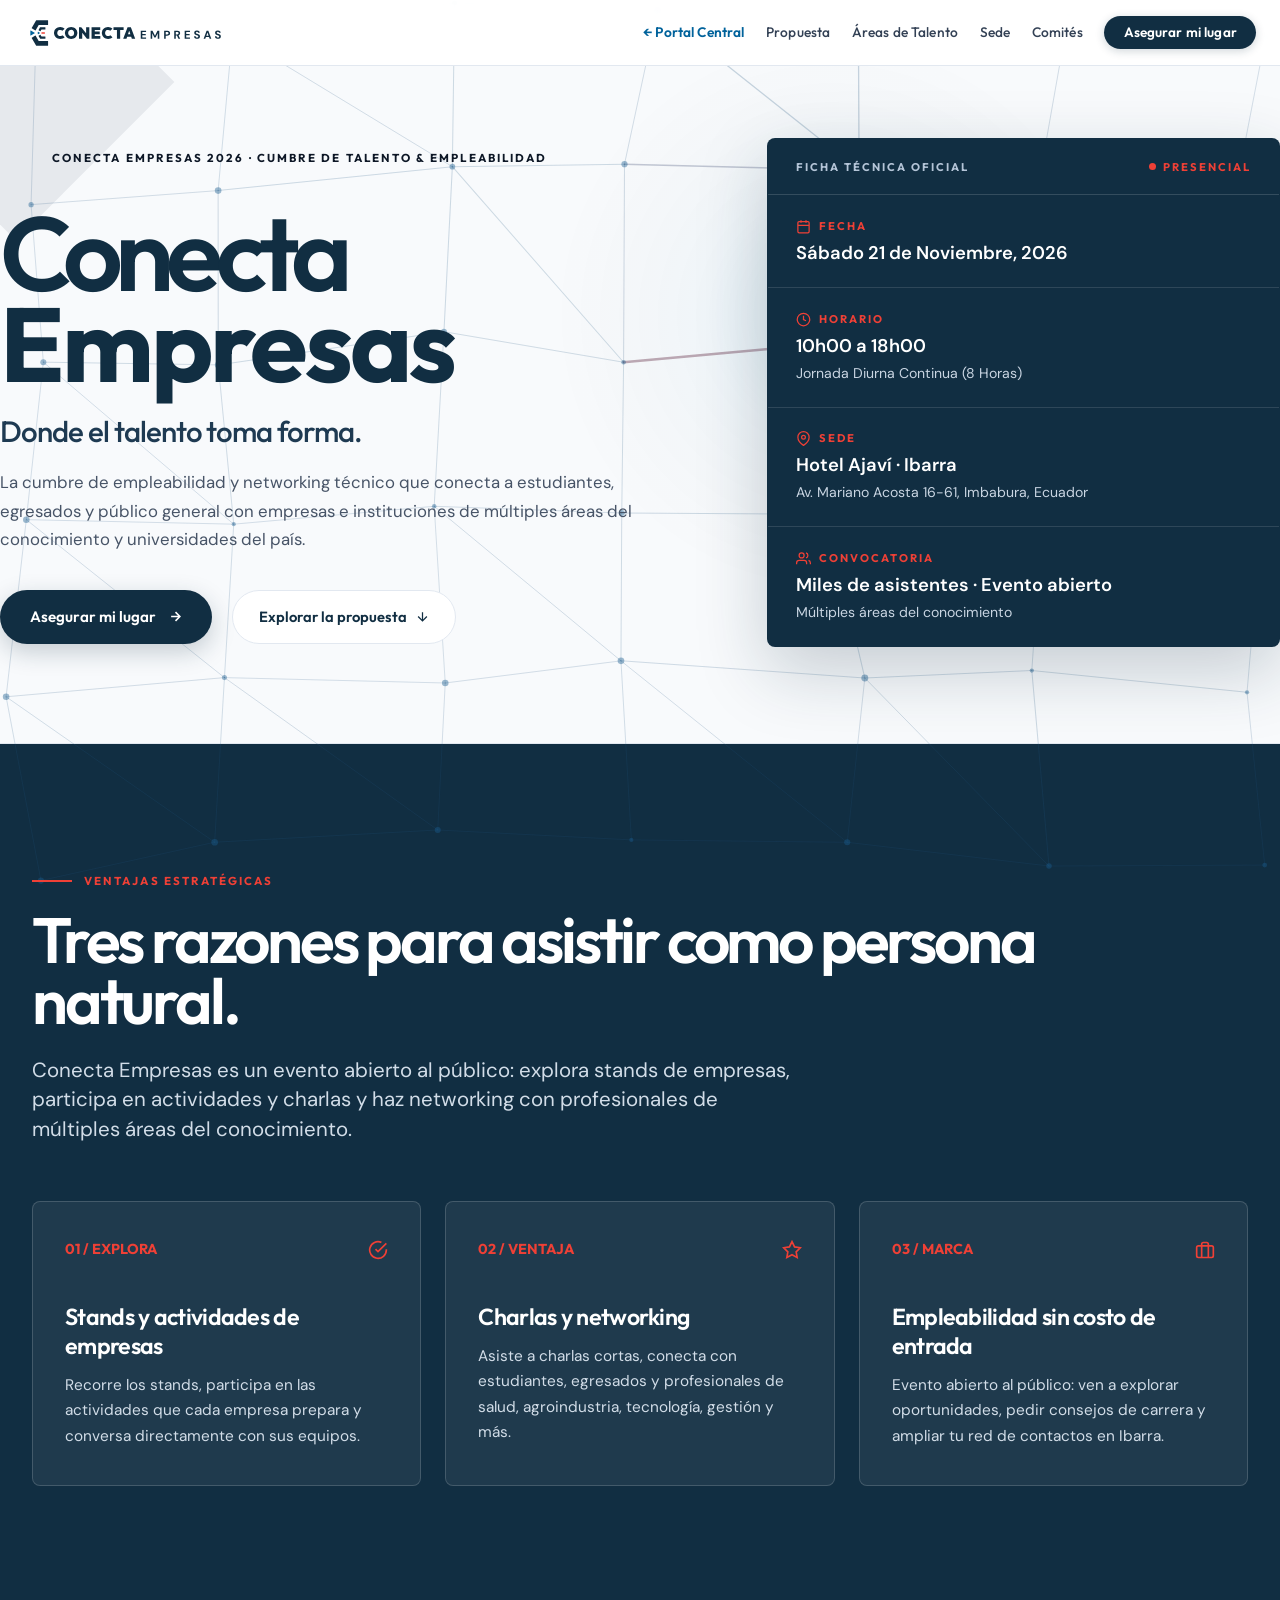
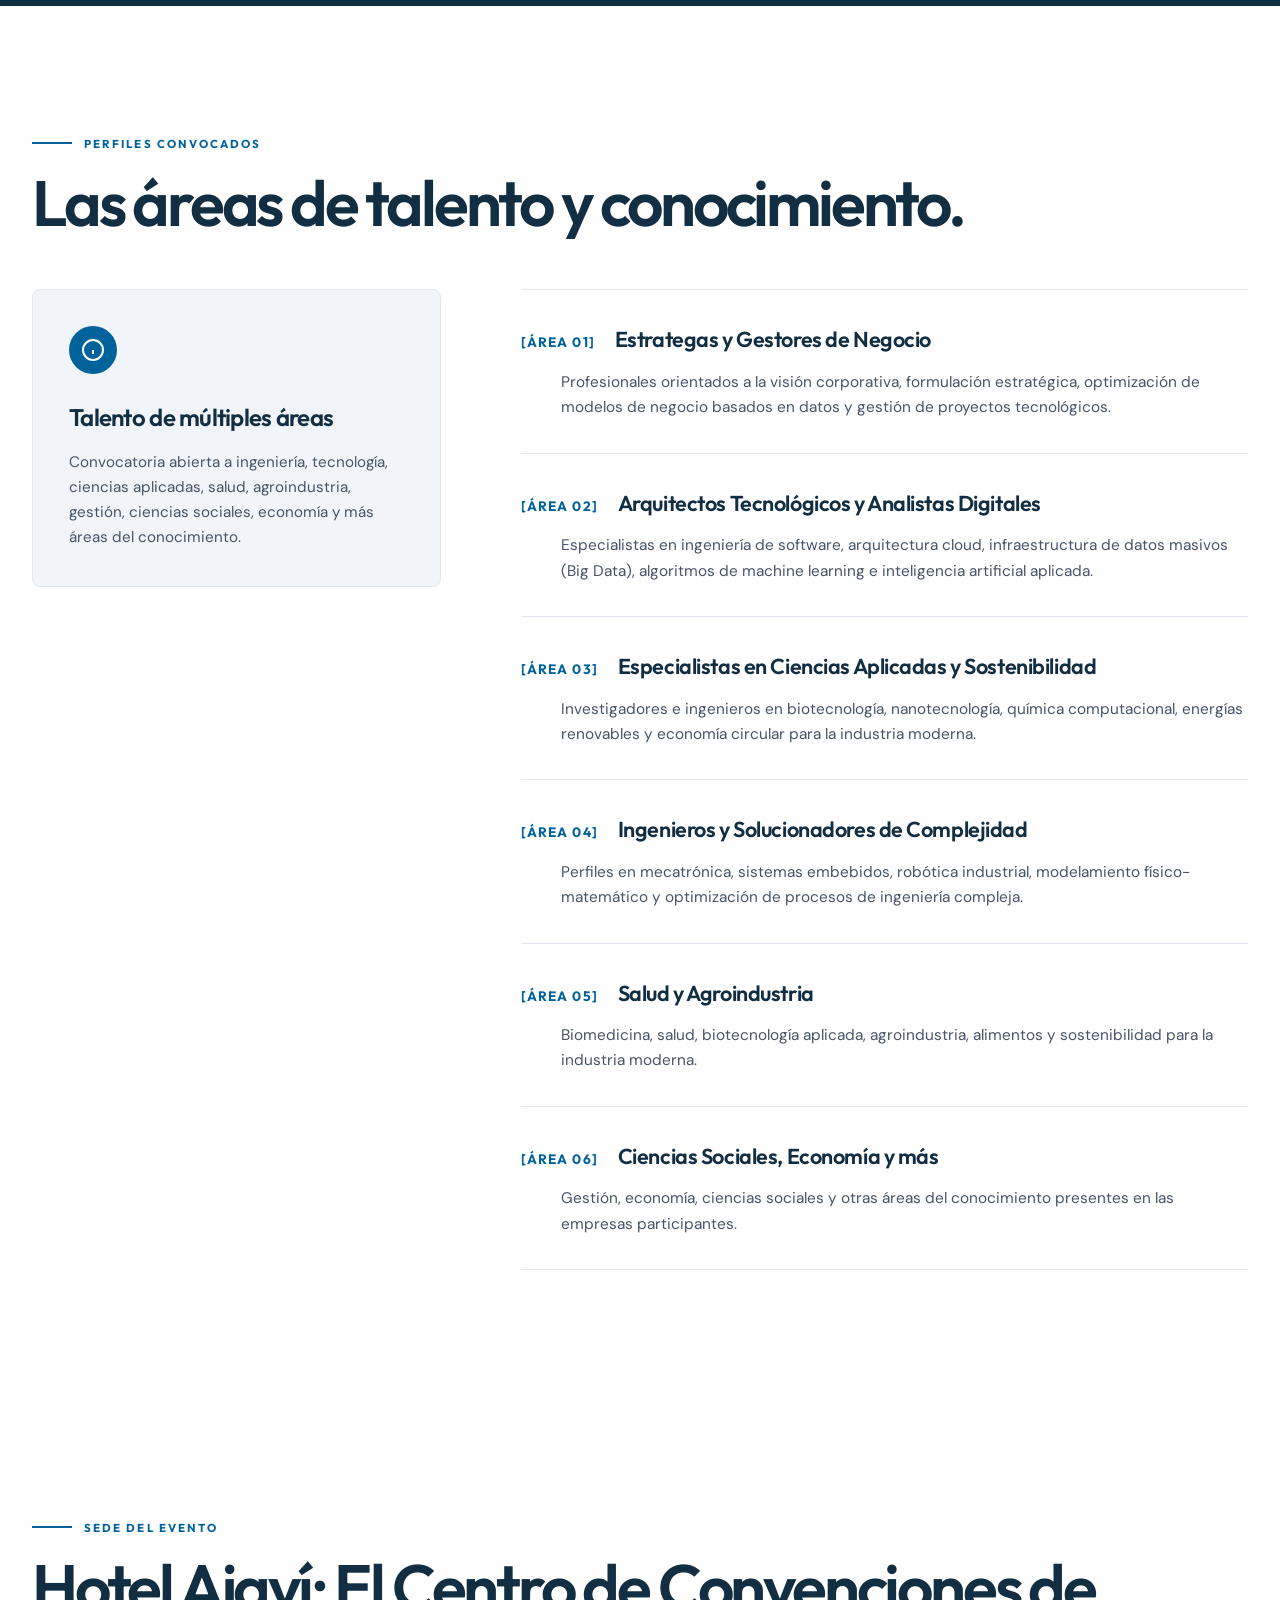
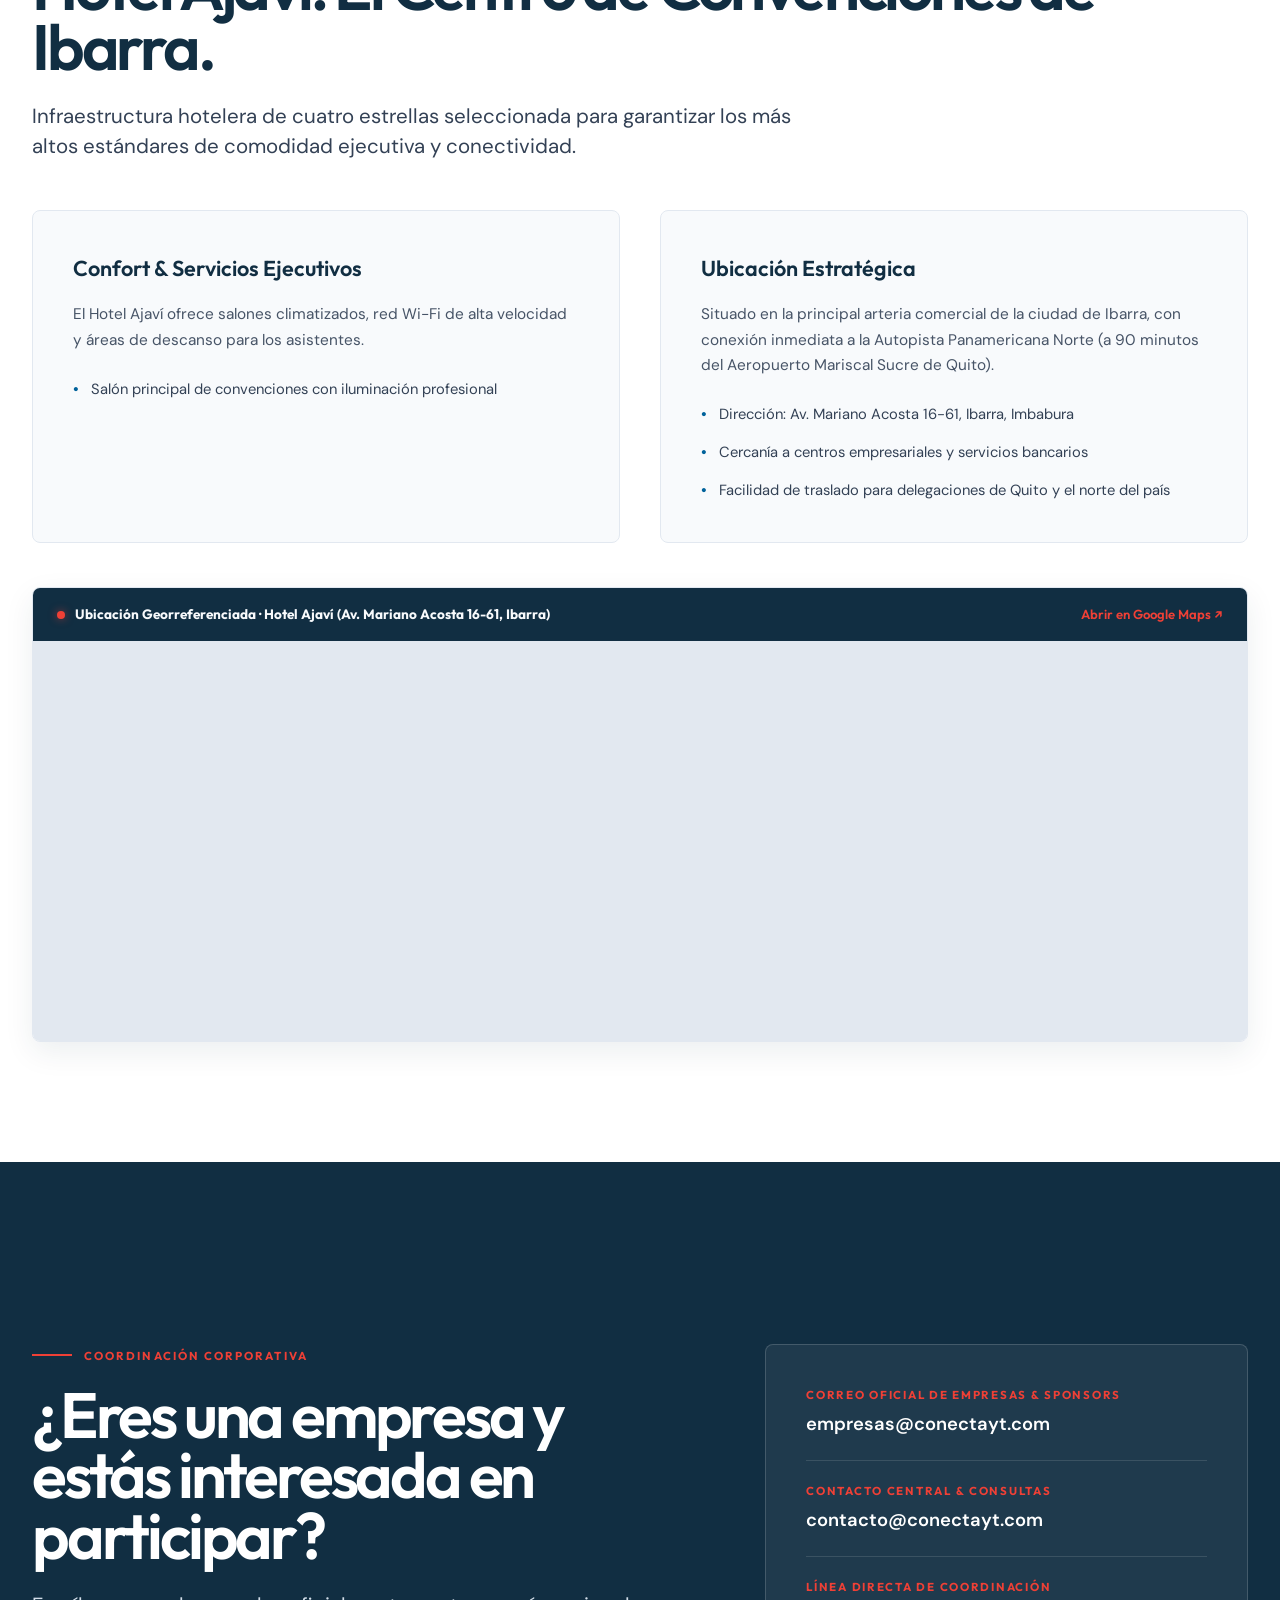
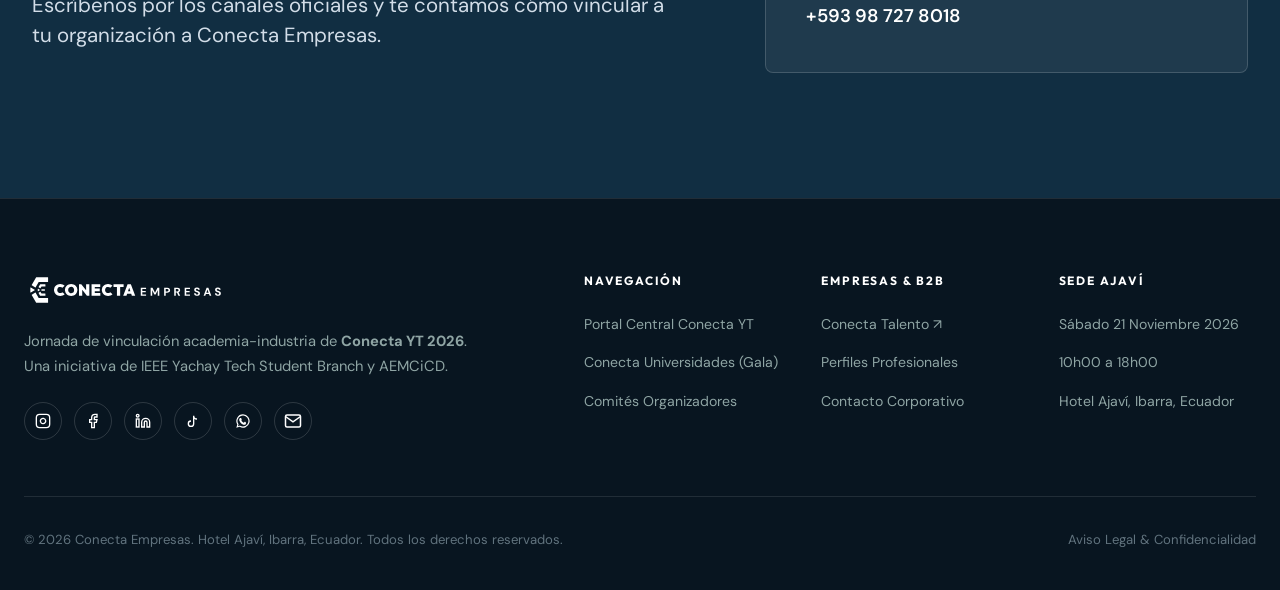
<file: empresas/index.html>
<!DOCTYPE html>
<html lang="es">
<head>
  <meta charset="UTF-8">
  <meta name="viewport" content="width=device-width, initial-scale=1.0">
  <title>Conecta Empresas 2026 | Feria Laboral en Ibarra</title>
  <meta name="description" content="Conecta Empresas 2026: cumbre de empleo academia-industria. 21 Nov, Hotel Ajaví Ibarra. Stands, charlas y networking. IEEE Yachay Tech.">
  <meta name="robots" content="index, follow, max-image-preview:large">
  <link rel="canonical" href="https://conectayt.com/empresas/">
  <meta property="og:type" content="website">
  <meta property="og:locale" content="es_EC">
  <meta property="og:site_name" content="Conecta YT 2026">
  <meta property="og:title" content="Conecta Empresas 2026 | Feria Laboral en Ibarra">
  <meta property="og:description" content="Cumbre de empleo y vinculación academia-industria. 21 Nov, Hotel Ajaví Ibarra.">
  <meta property="og:url" content="https://conectayt.com/empresas/">
  <meta property="og:image" content="https://conectayt.com/assets/images/hero_background_universidades.jpg">
  <meta property="og:image:alt" content="Conecta Empresas 2026, Hotel Ajaví Ibarra">
  <meta name="twitter:card" content="summary_large_image">
  <meta name="twitter:title" content="Conecta Empresas 2026 | Feria Laboral en Ibarra">
  <meta name="twitter:description" content="21 Nov, Hotel Ajaví Ibarra: stands, charlas y networking academia-industria.">
  <meta name="twitter:image" content="https://conectayt.com/assets/images/hero_background_universidades.jpg">
  <script type="application/ld+json">
  {"@context":"https://schema.org","@graph":[
    {"@type":"Organization","@id":"https://conectayt.com/#org","name":"Conecta YT 2026","url":"https://conectayt.com/","logo":"https://conectayt.com/assets/logos/svg/favicon/conectayt_fav.svg"},
    {"@type":"Event","name":"Conecta Empresas 2026","url":"https://conectayt.com/empresas/","startDate":"2026-11-21T10:00:00-05:00","endDate":"2026-11-21T18:00:00-05:00","eventStatus":"https://schema.org/EventScheduled","eventAttendanceMode":"https://schema.org/OfflineEventAttendanceMode","location":{"@type":"Place","name":"Hotel Ajaví","address":{"@type":"PostalAddress","streetAddress":"Av. Mariano Acosta 16-61","addressLocality":"Ibarra","addressRegion":"Imbabura","addressCountry":"EC"}},"organizer":{"@id":"https://conectayt.com/#org"}},
    {"@type":"BreadcrumbList","itemListElement":[{"@type":"ListItem","position":1,"name":"Portal Central","item":"https://conectayt.com/"},{"@type":"ListItem","position":2,"name":"Conecta Empresas","item":"https://conectayt.com/empresas/"}]}
  ]}
  </script>
  <meta name="theme-color" content="#112e42">
  <link rel="icon" type="image/svg+xml" href="../assets/logos/svg/favicon/conectayt_fav.svg">
  <link rel="preconnect" href="https://fonts.googleapis.com">
  <link rel="preconnect" href="https://fonts.gstatic.com" crossorigin>
  <link href="https://fonts.googleapis.com/css2?family=DM+Sans:ital,opsz,wght@0,9..40,100..1000;1,9..40,100..1000&family=Outfit:wght@100..900&display=swap" rel="stylesheet">
  <link rel="stylesheet" href="styles.css?v=2026.editorial">
</head>
<body>

  <!-- ===================== MALLA ESTÁTICA INTERACTIVA MIT NURSING AI ===================== -->
  <canvas id="nursingMeshCanvas" aria-hidden="true"></canvas>

  <a class="skip-link" href="#contenido">Saltar al contenido</a>

  <!-- ===================== ENCABEZADO / NAVBAR ===================== -->
  <header class="site-header" id="top">
    <div class="header-inner">
      <a class="brand" href="../index.html" aria-label="Conecta Empresas, inicio">
        <img class="brand-logo-img" src="../assets/logos/svg/Conecta Empresas/ce_logo_hcolor.svg" alt="Conecta Empresas 2026" width="220" height="42">
      </a>

      <button type="button" class="nav-toggle" id="navToggle" aria-label="Abrir menú de navegación" aria-controls="primaryNav" aria-expanded="false">
        <span></span><span></span><span></span>
      </button>

      <nav class="primary-nav" id="primaryNav">
        <ul>
          <li><a href="../index.html" class="nav-portal-link">← Portal Central</a></li>
          <li><a href="#propuesta">Propuesta</a></li>
          <li><a href="#talento">Áreas de Talento</a></li>
          <li><a href="#sede">Sede</a></li>
          <li><a href="../comites/index.html">Comités</a></li>
          <li><a class="nav-cta" href="https://talento.conectayt.com" target="_blank" rel="noopener">Asegurar mi lugar</a></li>
        </ul>
      </nav>
    </div>
  </header>

  <main id="contenido">
    <!-- ===================== HERO MONOGRÁFICO NURSING AI STYLE ===================== -->
    <section id="inicio" class="hero-nursing" data-nursing-ai-scene="hero">
      <div class="hero-corner-shape" aria-hidden="true"></div>

      <div class="section-container">
        <div class="hero-nursing-grid">
          <div class="hero-main-info">
            <div class="eyebrow-wrapper">
              <span class="eyebrow-line"></span>
              <span class="eyebrow-text">Conecta Empresas 2026 · Cumbre de Talento &amp; Empleabilidad</span>
            </div>

            <h1 class="hero-nursing-title">
              Conecta
              <span class="title-italic">Empresas</span>
            </h1>

            <p class="hero-nursing-sub">Donde el talento toma forma.</p>

            <p class="hero-nursing-desc">
              La cumbre de empleabilidad y networking técnico que conecta a estudiantes, egresados y público general con empresas e instituciones de múltiples áreas del conocimiento y universidades del país.
            </p>

            <div class="hero-actions-group">
              <a href="https://talento.conectayt.com" target="_blank" rel="noopener" class="btn-nursing-primary">
                <span>Asegurar mi lugar</span>
                <svg width="15" height="15" viewBox="0 0 24 24" fill="none" stroke="currentColor" stroke-width="2.5"><path d="M5 12h14M12 5l7 7-7 7"/></svg>
              </a>
              <a href="#propuesta" class="btn-nursing-secondary">
                <span>Explorar la propuesta</span>
                <svg width="15" height="15" viewBox="0 0 24 24" fill="none" stroke="currentColor" stroke-width="2"><path d="M12 5v14M19 12l-7 7-7-7"/></svg>
              </a>
            </div>
          </div>

          <!-- Fact Box estilo Nursing AI Symposium -->
          <aside class="hero-facts-box" aria-label="Ficha del evento Conecta Empresas">
            <div class="facts-header-row">
              <span>Ficha Técnica Oficial</span>
              <span class="facts-badge-inperson">
                <span class="facts-badge-dot"></span>
                Presencial
              </span>
            </div>

            <div class="facts-grid-inner">
              <div class="fact-row-item">
                <div class="fact-tag-label">
                  <svg width="15" height="15" viewBox="0 0 24 24" fill="none" stroke="currentColor" stroke-width="2"><rect x="3" y="4" width="18" height="18" rx="2" ry="2"/><line x1="16" y1="2" x2="16" y2="6"/><line x1="8" y1="2" x2="8" y2="6"/><line x1="3" y1="10" x2="21" y2="10"/></svg>
                  Fecha
                </div>
                <p class="fact-main-val">Sábado 21 de Noviembre, 2026</p>
              </div>

              <div class="fact-row-item">
                <div class="fact-tag-label">
                  <svg width="15" height="15" viewBox="0 0 24 24" fill="none" stroke="currentColor" stroke-width="2"><circle cx="12" cy="12" r="10"/><polyline points="12 6 12 12 16 14"/></svg>
                  Horario
                </div>
                <p class="fact-main-val">10h00 a 18h00</p>
                <p class="fact-sub-val">Jornada Diurna Continua (8 Horas)</p>
              </div>

              <div class="fact-row-item">
                <div class="fact-tag-label">
                  <svg width="15" height="15" viewBox="0 0 24 24" fill="none" stroke="currentColor" stroke-width="2"><path d="M21 10c0 7-9 13-9 13s-9-6-9-13a9 9 0 0 1 18 0z"/><circle cx="12" cy="10" r="3"/></svg>
                  Sede
                </div>
                <p class="fact-main-val">Hotel Ajaví · Ibarra</p>
                <p class="fact-sub-val">Av. Mariano Acosta 16-61, Imbabura, Ecuador</p>
              </div>

              <div class="fact-row-item">
                <div class="fact-tag-label">
                  <svg width="15" height="15" viewBox="0 0 24 24" fill="none" stroke="currentColor" stroke-width="2"><path d="M17 21v-2a4 4 0 0 0-4-4H5a4 4 0 0 0-4 4v2"/><circle cx="9" cy="7" r="4"/><path d="M23 21v-2a4 4 0 0 0-3-3.87"/><path d="M16 3.13a4 4 0 0 1 0 7.75"/></svg>
                  Convocatoria
                </div>
                <p class="fact-main-val">Miles de asistentes · Evento abierto</p>
                <p class="fact-sub-val">Múltiples áreas del conocimiento</p>
              </div>
            </div>
          </aside>
        </div>
      </div>
    </section>

    <!-- ===================== SECCIÓN 01: PROPUESTA DE VALOR & 3 PILARES (SCENE NAVY) ===================== -->
    <section id="propuesta" class="section-editorial scene-navy" data-nursing-ai-scene="navy">
      <div class="section-container">
        <div class="eyebrow-wrapper">
          <span class="eyebrow-line"></span>
          <span class="eyebrow-text">Ventajas Estratégicas</span>
        </div>

        <h2 class="section-title">Tres razones para asistir como persona natural.</h2>

        <p class="section-lead">
          Conecta Empresas es un evento abierto al público: explora stands de empresas, participa en actividades y charlas y haz networking con profesionales de múltiples áreas del conocimiento.
        </p>

        <div class="pillars-3col">
          <article class="pillar-card">
            <div class="pillar-idx">
              <span>01 / EXPLORA</span>
              <svg width="20" height="20" viewBox="0 0 24 24" fill="none" stroke="currentColor" stroke-width="2"><path d="M22 11.08V12a10 10 0 1 1-5.93-9.14"/><polyline points="22 4 12 14.01 9 11.01"/></svg>
            </div>
            <h3>Stands y actividades de empresas</h3>
            <p>
              Recorre los stands, participa en las actividades que cada empresa prepara y conversa directamente con sus equipos.
            </p>
          </article>

          <article class="pillar-card">
            <div class="pillar-idx">
              <span>02 / VENTAJA</span>
              <svg width="20" height="20" viewBox="0 0 24 24" fill="none" stroke="currentColor" stroke-width="2"><polygon points="12 2 15.09 8.26 22 9.27 17 14.14 18.18 21.02 12 17.77 5.82 21.02 7 14.14 2 9.27 8.91 8.26 12 2"/></svg>
            </div>
            <h3>Charlas y networking</h3>
            <p>
              Asiste a charlas cortas, conecta con estudiantes, egresados y profesionales de salud, agroindustria, tecnología, gestión y más.
            </p>
          </article>

          <article class="pillar-card">
            <div class="pillar-idx">
              <span>03 / MARCA</span>
              <svg width="20" height="20" viewBox="0 0 24 24" fill="none" stroke="currentColor" stroke-width="2"><rect x="2" y="7" width="20" height="14" rx="2" ry="2"/><path d="M16 21V5a2 2 0 0 0-2-2h-4a2 2 0 0 0-2 2v16"/></svg>
            </div>
            <h3>Empleabilidad sin costo de entrada</h3>
            <p>
              Evento abierto al público: ven a explorar oportunidades, pedir consejos de carrera y ampliar tu red de contactos en Ibarra.
            </p>
          </article>
        </div>
      </div>
    </section>

    <!-- ===================== SECCIÓN 02: ÁREAS DE TALENTO (SCENE WHITE) ===================== -->
    <section id="talento" class="section-editorial scene-white" data-nursing-ai-scene="white">
      <div class="section-container">
        <div class="eyebrow-wrapper">
          <span class="eyebrow-line"></span>
          <span class="eyebrow-text">Perfiles Convocados</span>
        </div>

        <h2 class="section-title">Las áreas de talento y conocimiento.</h2>

        <div class="talent-layout-grid">
          <aside class="talent-sticky-card">
            <div class="talent-sticky-icon">
              <svg width="24" height="24" viewBox="0 0 24 24" fill="none" stroke="currentColor" stroke-width="2"><circle cx="12" cy="12" r="10"/><line x1="12" y1="16" x2="12" y2="12"/><line x1="12" y1="8" x2="12.01" y2="8"/></svg>
            </div>
            <h3>Talento de múltiples áreas</h3>
            <p>
              Convocatoria abierta a ingeniería, tecnología, ciencias aplicadas, salud, agroindustria, gestión, ciencias sociales, economía y más áreas del conocimiento.
            </p>
          </aside>

          <div class="talent-disciplines-wrap">
            <ul class="talent-disciplines-list">
              <li class="talent-discipline-item">
                <div class="discipline-header">
                  <span class="discipline-num">[ÁREA 01]</span>
                  <h3 class="discipline-title">Estrategas y Gestores de Negocio</h3>
                </div>
                <p class="discipline-desc">
                  Profesionales orientados a la visión corporativa, formulación estratégica, optimización de modelos de negocio basados en datos y gestión de proyectos tecnológicos.
                </p>
              </li>

              <li class="talent-discipline-item">
                <div class="discipline-header">
                  <span class="discipline-num">[ÁREA 02]</span>
                  <h3 class="discipline-title">Arquitectos Tecnológicos y Analistas Digitales</h3>
                </div>
                <p class="discipline-desc">
                  Especialistas en ingeniería de software, arquitectura cloud, infraestructura de datos masivos (Big Data), algoritmos de machine learning e inteligencia artificial aplicada.
                </p>
              </li>

              <li class="talent-discipline-item">
                <div class="discipline-header">
                  <span class="discipline-num">[ÁREA 03]</span>
                  <h3 class="discipline-title">Especialistas en Ciencias Aplicadas y Sostenibilidad</h3>
                </div>
                <p class="discipline-desc">
                  Investigadores e ingenieros en biotecnología, nanotecnología, química computacional, energías renovables y economía circular para la industria moderna.
                </p>
              </li>

              <li class="talent-discipline-item">
                <div class="discipline-header">
                  <span class="discipline-num">[ÁREA 04]</span>
                  <h3 class="discipline-title">Ingenieros y Solucionadores de Complejidad</h3>
                </div>
                <p class="discipline-desc">
                  Perfiles en mecatrónica, sistemas embebidos, robótica industrial, modelamiento físico-matemático y optimización de procesos de ingeniería compleja.
                </p>
              </li>

              <li class="talent-discipline-item">
                <div class="discipline-header">
                  <span class="discipline-num">[ÁREA 05]</span>
                  <h3 class="discipline-title">Salud y Agroindustria</h3>
                </div>
                <p class="discipline-desc">
                  Biomedicina, salud, biotecnología aplicada, agroindustria, alimentos y sostenibilidad para la industria moderna.
                </p>
              </li>

              <li class="talent-discipline-item">
                <div class="discipline-header">
                  <span class="discipline-num">[ÁREA 06]</span>
                  <h3 class="discipline-title">Ciencias Sociales, Economía y más</h3>
                </div>
                <p class="discipline-desc">
                  Gestión, economía, ciencias sociales y otras áreas del conocimiento presentes en las empresas participantes.
                </p>
              </li>
            </ul>
          </div>
        </div>
      </div>
    </section>

    <!-- SECCIÓN 03 eliminada: venta B2B de stands (el evento se vende a personas naturales) -->

    <!-- ===================== SECCIÓN 04: SEDE HOTEL AJAVÍ (SCENE WHITE) ===================== -->
    <section id="sede" class="section-editorial scene-white" data-nursing-ai-scene="white">
      <div class="section-container">
        <div class="eyebrow-wrapper">
          <span class="eyebrow-line"></span>
          <span class="eyebrow-text">Sede del Evento</span>
        </div>

        <h2 class="section-title">Hotel Ajaví: El Centro de Convenciones de Ibarra.</h2>

        <p class="section-lead">
          Infraestructura hotelera de cuatro estrellas seleccionada para garantizar los más altos estándares de comodidad ejecutiva y conectividad.
        </p>

        <div class="venue-ajavi-grid">
          <div class="ajavi-card">
            <h3>Confort &amp; Servicios Ejecutivos</h3>
            <p>
              El Hotel Ajaví ofrece salones climatizados, red Wi-Fi de alta velocidad y áreas de descanso para los asistentes.
            </p>
            <ul class="ajavi-specs-list">
              <li>Salón principal de convenciones con iluminación profesional</li>
            </ul>
          </div>

          <div class="ajavi-card">
            <h3>Ubicación Estratégica</h3>
            <p>
              Situado en la principal arteria comercial de la ciudad de Ibarra, con conexión inmediata a la Autopista Panamericana Norte (a 90 minutos del Aeropuerto Mariscal Sucre de Quito).
            </p>
            <ul class="ajavi-specs-list">
              <li>Dirección: Av. Mariano Acosta 16-61, Ibarra, Imbabura</li>
              <li>Cercanía a centros empresariales y servicios bancarios</li>
              <li>Facilidad de traslado para delegaciones de Quito y el norte del país</li>
            </ul>
          </div>
        </div>

        <!-- MAPA OFICIAL DE GOOGLE MAPS HOTEL AJAVÍ -->
        <div class="map-b2b-container">
          <div class="map-b2b-header">
            <div class="map-b2b-info">
              <span class="map-b2b-dot"></span>
              <strong>Ubicación Georreferenciada · Hotel Ajaví (Av. Mariano Acosta 16-61, Ibarra)</strong>
            </div>
            <a href="https://maps.google.com/?q=Hotel+Ajavi+Ibarra" target="_blank" rel="noopener" class="map-b2b-link">
              <span>Abrir en Google Maps ↗</span>
            </a>
          </div>
          <div class="map-b2b-frame">
            <iframe
              title="Ubicación del Hotel Ajaví, Ibarra"
              src="https://www.google.com/maps?q=Hotel+Ajav%C3%AD+Ibarra&t=&z=15&ie=UTF8&iwloc=&output=embed"
              width="100%"
              height="100%"
              style="border:0;"
              loading="lazy"
              referrerpolicy="no-referrer-when-downgrade">
            </iframe>
          </div>
        </div>
      </div>
    </section>

    <!-- ===================== SECCIÓN 05: CONTACTO B2B (SCENE NAVY) ===================== -->
    <section id="contacto-b2b" class="section-editorial scene-navy" data-nursing-ai-scene="navy">
      <div class="section-container">
        <div class="b2b-contact-grid">
          <div>
            <div class="eyebrow-wrapper">
              <span class="eyebrow-line"></span>
              <span class="eyebrow-text">Coordinación Corporativa</span>
            </div>

            <h2 class="section-title">¿Eres una empresa y estás interesada en participar?</h2>

            <p class="section-lead">
              Escríbenos por los canales oficiales y te contamos cómo vincular a tu organización a Conecta Empresas.
            </p>
          </div>

          <aside class="b2b-channels-card" aria-label="Canales directos de contacto B2B">
            <div class="b2b-channel-item">
              <p class="channel-label">Correo Oficial de Empresas &amp; Sponsors</p>
              <p class="channel-val">
                <a href="mailto:empresas@conectayt.com">empresas@conectayt.com</a>
              </p>
            </div>

            <div class="b2b-channel-item">
              <p class="channel-label">Contacto Central &amp; Consultas</p>
              <p class="channel-val">
                <a href="mailto:contacto@conectayt.com">contacto@conectayt.com</a>
              </p>
            </div>

            <div class="b2b-channel-item">
              <p class="channel-label">Línea Directa de Coordinación</p>
              <p class="channel-val">+593 98 727 8018</p>
            </div>
          </aside>
        </div>
      </div>
    </section>
  </main>

  <!-- ===================== FOOTER INSTITUCIONAL ===================== -->
  <footer class="site-footer">
    <div class="footer-inner">
      <div class="footer-top">
        <div class="footer-brand-col">
          <img class="footer-logo-img" src="../assets/logos/svg/Conecta Empresas/ce_logo_hblanco.svg" alt="Conecta Empresas 2026" width="220" height="42">
          <p class="footer-lead">
            Jornada de vinculación academia-industria de <strong>Conecta YT 2026</strong>. Una iniciativa de IEEE Yachay Tech Student Branch y AEMCiCD.
          </p>
          <div class="footer-social-row">
            <a href="https://www.instagram.com/conectayt/" target="_blank" rel="noopener" class="social-icon-btn" aria-label="Instagram">
              <svg width="16" height="16" viewBox="0 0 24 24" fill="none" stroke="currentColor" stroke-width="2"><rect x="2" y="2" width="20" height="20" rx="5" ry="5"/><path d="M16 11.37A4 4 0 1 1 12.63 8 4 4 0 0 1 16 11.37z"/><line x1="17.5" y1="6.5" x2="17.51" y2="6.5"/></svg>
            </a>
            <a href="https://www.facebook.com/conectayt/" target="_blank" rel="noopener" class="social-icon-btn" aria-label="Facebook">
              <svg width="16" height="16" viewBox="0 0 24 24" fill="none" stroke="currentColor" stroke-width="2"><path d="M18 2h-3a5 5 0 0 0-5 5v3H7v4h3v8h4v-8h3l1-4h-4V7a1 1 0 0 1 1-1h3z"/></svg>
            </a>
            <a href="https://www.linkedin.com/company/conectayt" target="_blank" rel="noopener" class="social-icon-btn" aria-label="LinkedIn">
              <svg width="16" height="16" viewBox="0 0 24 24" fill="none" stroke="currentColor" stroke-width="2"><path d="M16 8a6 6 0 0 1 6 6v7h-4v-7a2 2 0 0 0-2-2 2 2 0 0 0-2 2v7h-4v-7a6 6 0 0 1 6-6z"/><rect x="2" y="9" width="4" height="12"/><circle cx="4" cy="4" r="2"/></svg>
            </a>
            <a href="https://www.tiktok.com/@conectayt" target="_blank" rel="noopener" class="social-icon-btn" aria-label="TikTok">
              <svg width="16" height="16" viewBox="0 0 24 24" fill="none" stroke="currentColor" stroke-width="2"><path d="M9 12a4 4 0 1 0 4 4V4a5 5 0 0 0 5 5"/></svg>
            </a>
            <a href="https://wa.me/593987278018" target="_blank" rel="noopener" class="social-icon-btn" aria-label="WhatsApp">
              <svg width="16" height="16" viewBox="0 0 24 24" fill="currentColor" aria-hidden="true"><path d="M12 2a10 10 0 0 0-8.6 15.1L2 22l5-1.3A10 10 0 1 0 12 2zm0 18.2a8.2 8.2 0 0 1-4.2-1.1l-.3-.2-3 .8.8-2.9-.2-.3A8.2 8.2 0 1 1 12 20.2zm4.6-6.1c-.3-.1-1.5-.7-1.7-.8s-.4-.1-.6.1-.7.8-.8 1-.3.2-.5.1a6.7 6.7 0 0 1-2-1.2 7.5 7.5 0 0 1-1.4-1.7c-.1-.3 0-.4.1-.5l.4-.5c.1-.2.1-.3 0-.5L9.4 7.9c-.3-.6-.5-.5-.7-.5h-.6c-.2 0-.5.2-.8.4-.3.3-1 1-1 2.5s1.1 2.9 1.2 3.1a11 11 0 0 0 4.2 3.7c.6.2 1 .4 1.4.5.6.2 1.1.2 1.5.1.5-.1 1.5-.6 1.7-1.2.2-.6.2-1.1.1-1.2 0-.1-.2-.1-.5-.3z"/></svg>
            </a>
            <a href="mailto:empresas@conectayt.com" class="social-icon-btn" aria-label="Correo de Contacto B2B">
              <svg width="18" height="18" viewBox="0 0 24 24" fill="none" stroke="currentColor" stroke-width="2"><path d="M4 4h16c1.1 0 2 .9 2 2v12c0 1.1-.9 2-2 2H4c-1.1 0-2-.9-2-2V6c0-1.1.9-2 2-2z"/><polyline points="22,6 12,13 2,6"/></svg>
            </a>
          </div>
        </div>

        <div class="footer-nav-cols">
          <div class="footer-nav-col">
            <h4>Navegación</h4>
            <ul>
              <li><a href="../index.html">Portal Central Conecta YT</a></li>
              <li><a href="../universidades/index.html">Conecta Universidades (Gala)</a></li>
              <li><a href="../comites/index.html">Comités Organizadores</a></li>
            </ul>
          </div>
          <div class="footer-nav-col">
            <h4>Empresas &amp; B2B</h4>
            <ul>
              <li><a href="https://talento.conectayt.com" target="_blank" rel="noopener">Conecta Talento ↗</a></li>
              <li><a href="#talento">Perfiles Profesionales</a></li>
              <li><a href="#contacto-b2b">Contacto Corporativo</a></li>
            </ul>
          </div>
          <div class="footer-nav-col">
            <h4>Sede Ajaví</h4>
            <ul>
              <li><span>Sábado 21 Noviembre 2026</span></li>
              <li><span>10h00 a 18h00</span></li>
              <li><span>Hotel Ajaví, Ibarra, Ecuador</span></li>
            </ul>
          </div>
        </div>
      </div>

      <div class="footer-bottom">
        <div>
          <span>&copy; 2026 Conecta Empresas. Hotel Ajaví, Ibarra, Ecuador. Todos los derechos reservados.</span>
        </div>
        <div>
          <a href="../index.html">Aviso Legal &amp; Confidencialidad</a>
        </div>
      </div>
    </div>
  </footer>

  <script src="script.js?v=2026.editorial"></script>
</body>
</html>
</file>
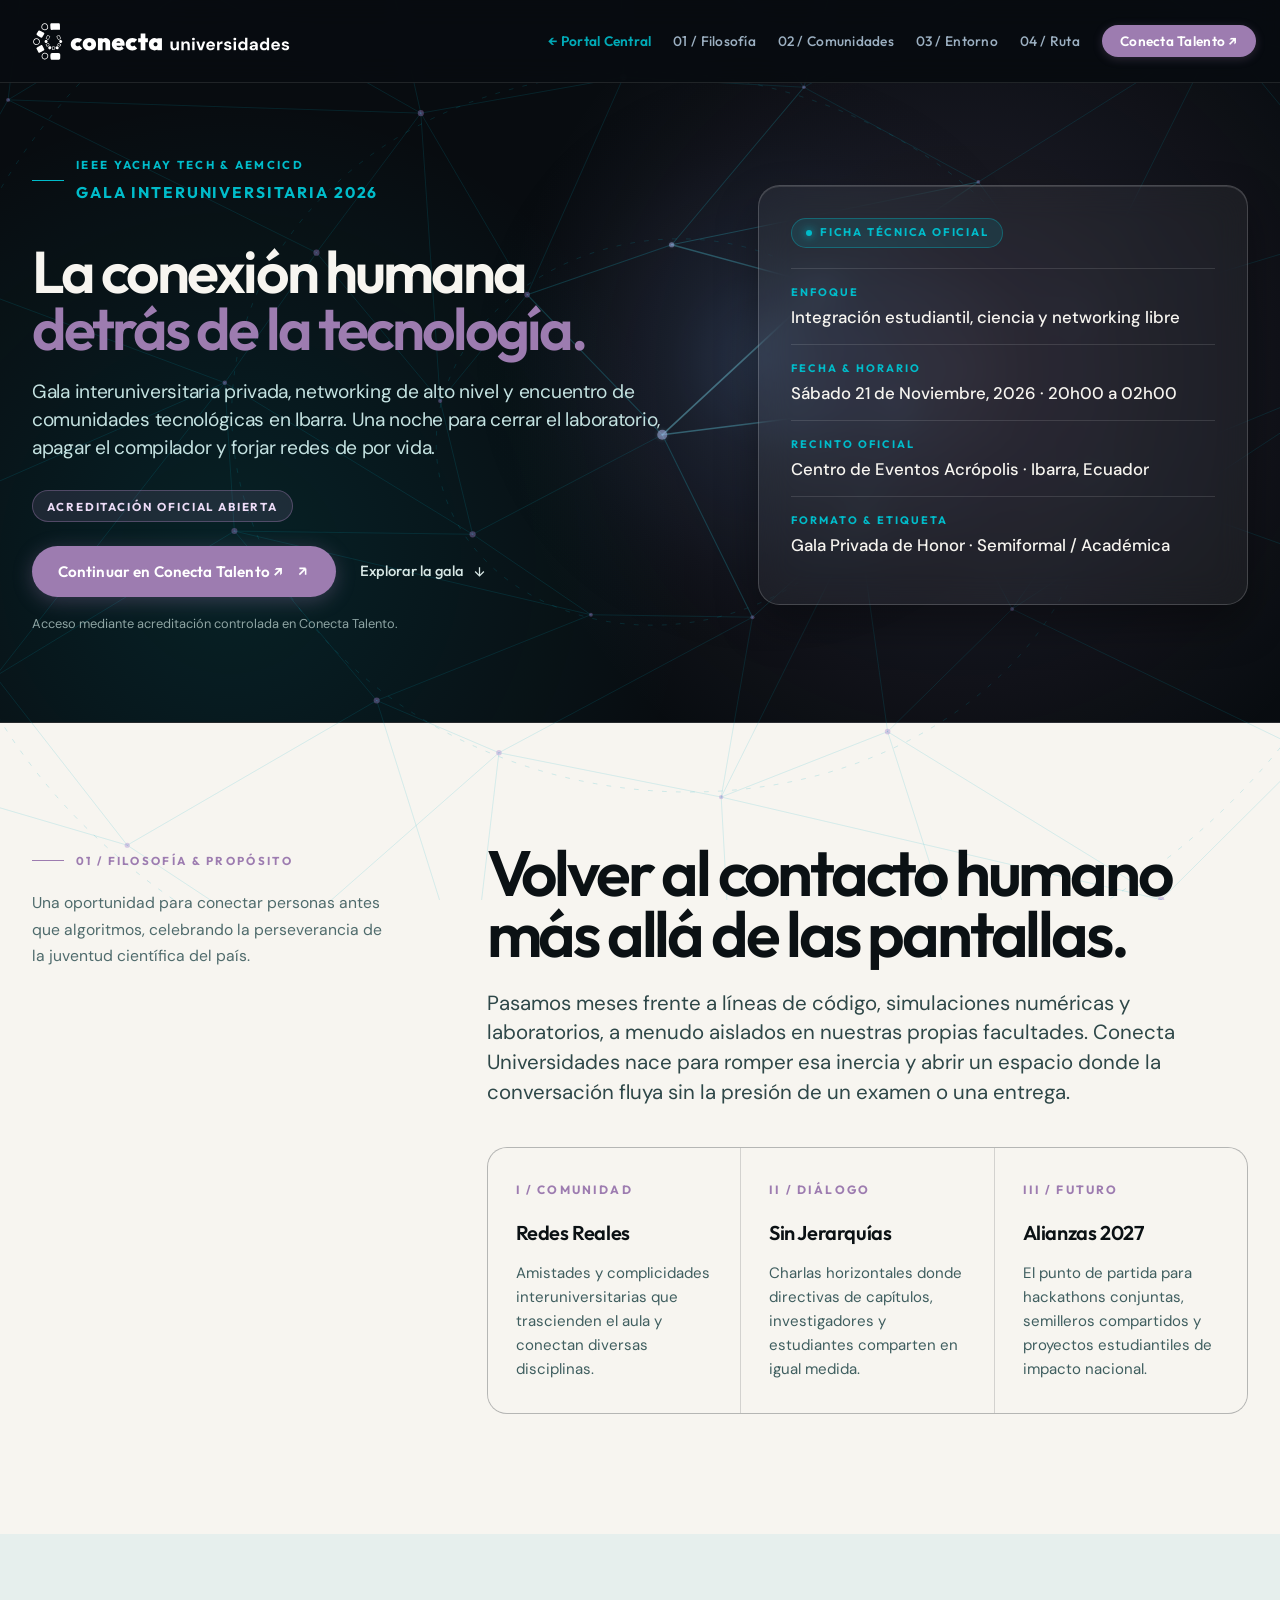
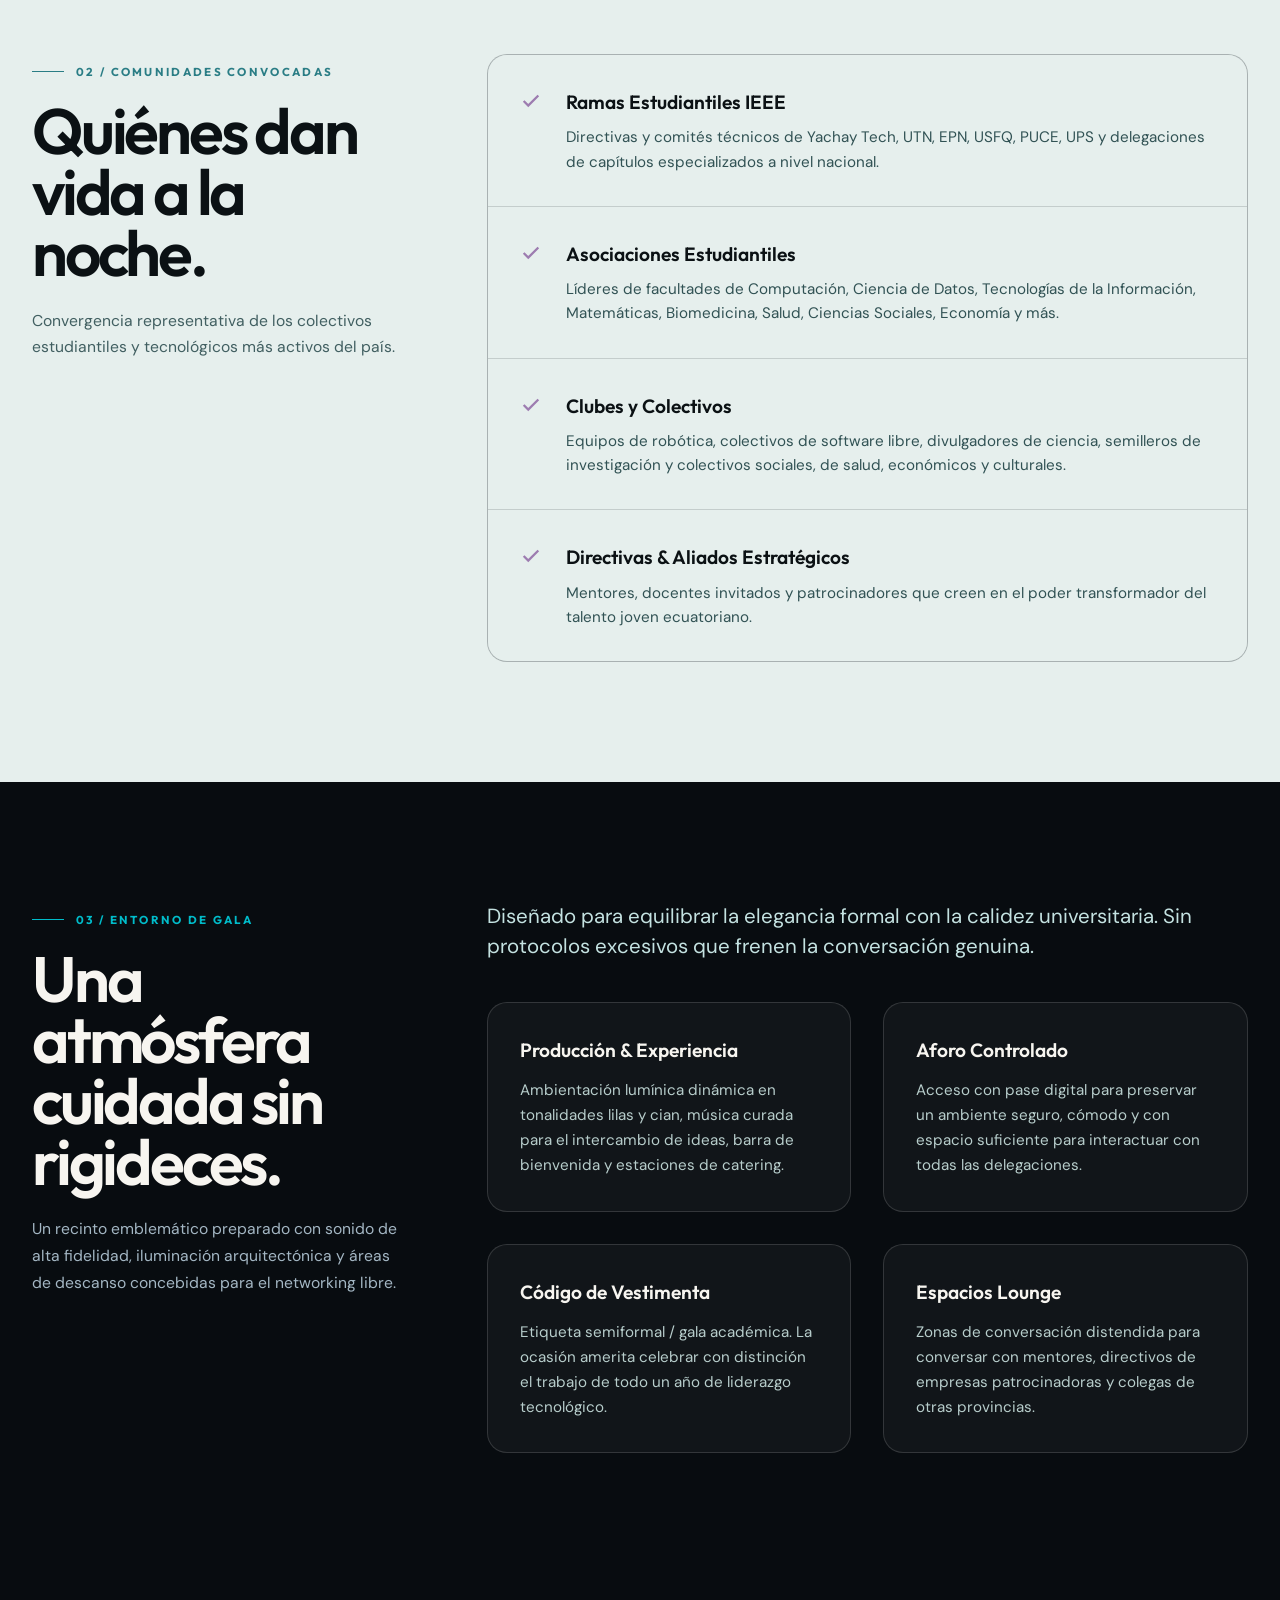
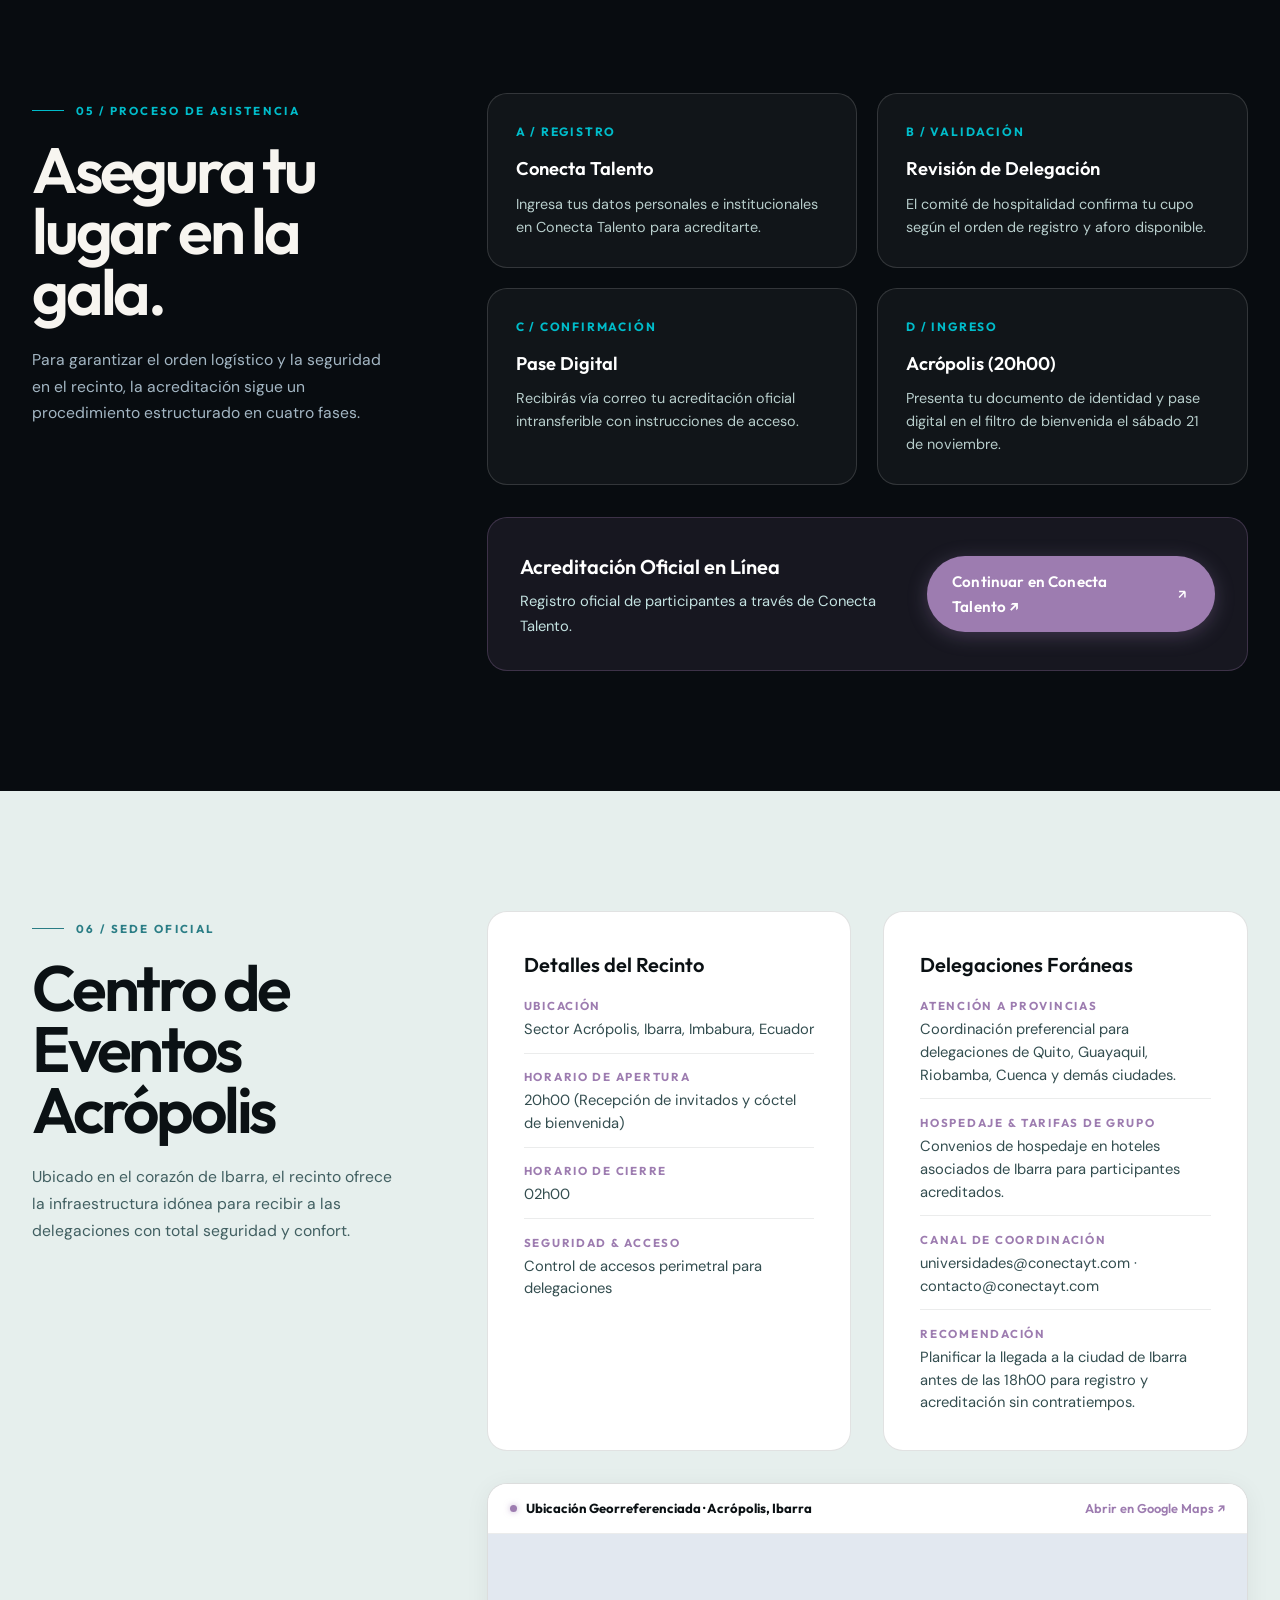
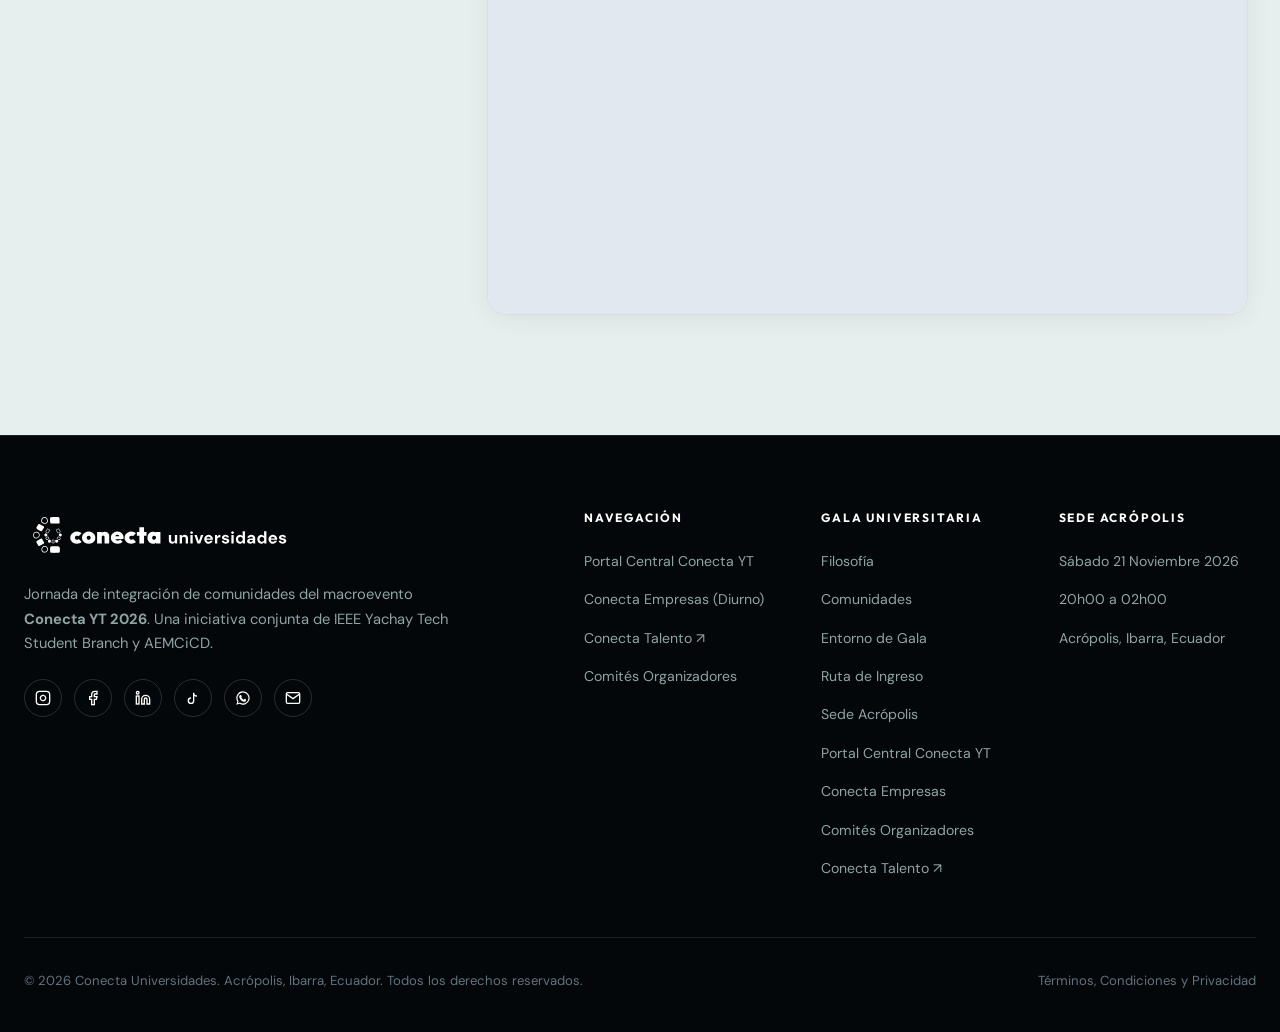
<file: universidades/index.html>
<!DOCTYPE html>
<html lang="es">
<head>
  <meta charset="UTF-8">
  <meta name="viewport" content="width=device-width, initial-scale=1.0">
  <title>Conecta Universidades 2026 | Gala en Ibarra</title>
  <meta name="description" content="Conecta Universidades 2026: gala interuniversitaria y networking en Acrópolis, Ibarra. 21 Nov 20h-02h. Acreditación IEEE Yachay Tech.">
  <meta name="robots" content="index, follow, max-image-preview:large">
  <link rel="canonical" href="https://conectayt.com/universidades/">
  <meta property="og:type" content="website">
  <meta property="og:locale" content="es_EC">
  <meta property="og:site_name" content="Conecta YT 2026">
  <meta property="og:title" content="Conecta Universidades 2026 | Gala en Ibarra">
  <meta property="og:description" content="Gala interuniversitaria y networking en Acrópolis, Ibarra. 21 Nov 20h-02h.">
  <meta property="og:url" content="https://conectayt.com/universidades/">
  <meta property="og:image" content="https://conectayt.com/assets/images/hero_background_universidades.jpg">
  <meta property="og:image:alt" content="Conecta Universidades 2026, Acrópolis Ibarra">
  <meta name="twitter:card" content="summary_large_image">
  <meta name="twitter:title" content="Conecta Universidades 2026 | Gala en Ibarra">
  <meta name="twitter:description" content="21 Nov 20h-02h, Acrópolis Ibarra: gala y networking interuniversitario.">
  <meta name="twitter:image" content="https://conectayt.com/assets/images/hero_background_universidades.jpg">
  <script type="application/ld+json">
  {"@context":"https://schema.org","@graph":[
    {"@type":"Organization","@id":"https://conectayt.com/#org","name":"Conecta YT 2026","url":"https://conectayt.com/","logo":"https://conectayt.com/assets/logos/svg/favicon/conectayt_fav.svg"},
    {"@type":"Event","name":"Conecta Universidades 2026","url":"https://conectayt.com/universidades/","startDate":"2026-11-21T20:00:00-05:00","endDate":"2026-11-22T02:00:00-05:00","eventStatus":"https://schema.org/EventScheduled","eventAttendanceMode":"https://schema.org/OfflineEventAttendanceMode","location":{"@type":"Place","name":"Centro de Eventos Acrópolis","address":{"@type":"PostalAddress","addressLocality":"Ibarra","addressRegion":"Imbabura","addressCountry":"EC"}},"organizer":{"@id":"https://conectayt.com/#org"}},
    {"@type":"BreadcrumbList","itemListElement":[{"@type":"ListItem","position":1,"name":"Portal Central","item":"https://conectayt.com/"},{"@type":"ListItem","position":2,"name":"Conecta Universidades","item":"https://conectayt.com/universidades/"}]}
  ]}
  </script>
  <meta name="theme-color" content="#080c10">
  <link rel="icon" type="image/svg+xml" href="../assets/logos/svg/favicon/conectayt_fav.svg">
  <link rel="preconnect" href="https://fonts.googleapis.com">
  <link rel="preconnect" href="https://fonts.gstatic.com" crossorigin>
  <link href="https://fonts.googleapis.com/css2?family=DM+Sans:ital,opsz,wght@0,9..40,100..1000;1,9..40,100..1000&family=Outfit:wght@100..900&display=swap" rel="stylesheet">
  <link rel="stylesheet" href="styles.css?v=2026.editorial">
</head>
<body>

  <!-- ===================== MALLA ESTÁTICA INTERACTIVA MIT FRED TRAJANO ===================== -->
  <canvas id="fellowshipMeshCanvas" aria-hidden="true"></canvas>

  <a class="skip-link" href="#contenido">Saltar al contenido</a>

  <!-- ===================== ENCABEZADO / NAVBAR ===================== -->
  <header class="site-header" id="top">
    <div class="header-inner">
      <a class="brand" href="../index.html" aria-label="Conecta Universidades, inicio">
        <img class="brand-logo-img" src="../assets/logos/svg/Conecta Universidad/cu_logo_hblanco.svg" alt="Conecta Universidades 2026" width="220" height="55">
      </a>

      <button type="button" class="nav-toggle" id="navToggle" aria-label="Abrir menú de navegación" aria-controls="primaryNav" aria-expanded="false">
        <span></span><span></span><span></span>
      </button>

      <nav class="primary-nav" id="primaryNav">
        <ul>
          <li><a href="../index.html" class="nav-portal-link">← Portal Central</a></li>
          <li><a href="#filosofia">01 / Filosofía</a></li>
          <li><a href="#comunidades">02 / Comunidades</a></li>
          <li><a href="#entorno">03 / Entorno</a></li>
          <li><a href="#hoja-de-ruta">04 / Ruta</a></li>
          <li><a href="https://talento.conectayt.com" target="_blank" rel="noopener" class="nav-cta">Conecta Talento ↗</a></li>
        </ul>
      </nav>
    </div>
  </header>

  <main id="contenido">
    <!-- ===================== HERO MONOGRÁFICO ASIMÉTRICO (FRED TRAJANO STYLE) ===================== -->
    <section id="inicio" class="scene-section scene-ink hero-scene" data-fellowship-scene="ink">

      <div class="scene-container">
        <div class="hero-grid">
          <div class="hero-main-col">
            <div class="scene-eyebrow">
              <span class="eyebrow-line"></span>
              <span><span class="eyebrow-org">IEEE Yachay Tech &amp; AEMCiCD</span><span class="eyebrow-gala">Gala Interuniversitaria 2026</span></span>
            </div>
            <h1 class="hero-title">
              La conexión humana
              <span class="highlight-purpura">detrás de la tecnología.</span>
            </h1>
            <p class="hero-lead">
              Gala interuniversitaria privada, networking de alto nivel y encuentro de comunidades tecnológicas en Ibarra. Una noche para cerrar el laboratorio, apagar el compilador y forjar redes de por vida.
            </p>
            <div class="hero-status-row">
              <span class="status-pill-gala">Acreditación Oficial Abierta</span>
            </div>
            <div class="hero-actions-row">
              <a href="https://talento.conectayt.com" target="_blank" rel="noopener" class="btn-gala-forms">
                <span>Continuar en Conecta Talento ↗</span>
                <svg width="15" height="15" viewBox="0 0 24 24" fill="none" stroke="currentColor" stroke-width="2.5"><path d="M7 17L17 7M17 7H7M17 7V17"/></svg>
              </a>
              <a href="#filosofia" class="btn-gala-anchor">
                <span>Explorar la gala</span>
                <svg width="15" height="15" viewBox="0 0 24 24" fill="none" stroke="currentColor" stroke-width="2"><path d="M12 5v14M19 12l-7 7-7-7"/></svg>
              </a>
            </div>
            <p class="hero-notice">Acceso mediante acreditación controlada en Conecta Talento.</p>
          </div>

          <aside class="hero-facts-aside" aria-label="Ficha técnica de la gala">
            <div class="facts-status-badge">
              <span class="facts-status-dot"></span>
              <span>Ficha Técnica Oficial</span>
            </div>
            <div class="facts-item">
              <p class="facts-label">Enfoque</p>
              <p class="facts-value">Integración estudiantil, ciencia y networking libre</p>
            </div>
            <div class="facts-item">
              <p class="facts-label">Fecha &amp; Horario</p>
              <p class="facts-value">Sábado 21 de Noviembre, 2026 · 20h00 a 02h00</p>
            </div>
            <div class="facts-item">
              <p class="facts-label">Recinto Oficial</p>
              <p class="facts-value">Centro de Eventos Acrópolis · Ibarra, Ecuador</p>
            </div>
            <div class="facts-item">
              <p class="facts-label">Formato &amp; Etiqueta</p>
              <p class="facts-value">Gala Privada de Honor · Semiformal / Académica</p>
            </div>
          </aside>
        </div>
      </div>
    </section>

    <!-- ===================== 01 / LA FILOSOFÍA (SCENE PAPER) ===================== -->
    <section id="filosofia" class="scene-section scene-paper" data-fellowship-scene="paper">

      <div class="scene-container">
        <div class="scene-grid-2col">
          <div>
            <div class="scene-eyebrow">
              <span class="eyebrow-line"></span>
              <span>01 / Filosofía &amp; Propósito</span>
            </div>
            <p class="scene-desc">
              Una oportunidad para conectar personas antes que algoritmos, celebrando la perseverancia de la juventud científica del país.
            </p>
          </div>

          <div>
            <h2 class="scene-title">Volver al contacto humano más allá de las pantallas.</h2>
            <p class="scene-lead">
              Pasamos meses frente a líneas de código, simulaciones numéricas y laboratorios, a menudo aislados en nuestras propias facultades. Conecta Universidades nace para romper esa inercia y abrir un espacio donde la conversación fluya sin la presión de un examen o una entrega.
            </p>

            <div class="modular-cards-3">
              <div class="modular-card">
                <span class="modular-card-idx">I / Comunidad</span>
                <h3>Redes Reales</h3>
                <p>Amistades y complicidades interuniversitarias que trascienden el aula y conectan diversas disciplinas.</p>
              </div>
              <div class="modular-card">
                <span class="modular-card-idx">II / Diálogo</span>
                <h3>Sin Jerarquías</h3>
                <p>Charlas horizontales donde directivas de capítulos, investigadores y estudiantes comparten en igual medida.</p>
              </div>
              <div class="modular-card">
                <span class="modular-card-idx">III / Futuro</span>
                <h3>Alianzas 2027</h3>
                <p>El punto de partida para hackathons conjuntas, semilleros compartidos y proyectos estudiantiles de impacto nacional.</p>
              </div>
            </div>
          </div>
        </div>
      </div>
    </section>

    <!-- ===================== 02 / COMUNIDADES CONVOCADAS (SCENE TINT) ===================== -->
    <section id="comunidades" class="scene-section scene-tint" data-fellowship-scene="tint">

      <div class="scene-container">
        <div class="scene-grid-2col">
          <div>
            <div class="scene-eyebrow">
              <span class="eyebrow-line"></span>
              <span>02 / Comunidades Convocadas</span>
            </div>
            <h2 class="scene-title">Quiénes dan vida a la noche.</h2>
            <p class="scene-desc">
              Convergencia representativa de los colectivos estudiantiles y tecnológicos más activos del país.
            </p>
          </div>

          <div class="communities-stack">
            <div class="community-row">
              <svg class="community-check-icon" viewBox="0 0 24 24" fill="none" stroke="currentColor" stroke-width="2.5"><polyline points="20 6 9 17 4 12"/></svg>
              <div class="community-text">
                <h3>Ramas Estudiantiles IEEE</h3>
                <p>Directivas y comités técnicos de Yachay Tech, UTN, EPN, USFQ, PUCE, UPS y delegaciones de capítulos especializados a nivel nacional.</p>
              </div>
            </div>

            <div class="community-row">
              <svg class="community-check-icon" viewBox="0 0 24 24" fill="none" stroke="currentColor" stroke-width="2.5"><polyline points="20 6 9 17 4 12"/></svg>
              <div class="community-text">
                <h3>Asociaciones Estudiantiles</h3>
                <p>Líderes de facultades de Computación, Ciencia de Datos, Tecnologías de la Información, Matemáticas, Biomedicina, Salud, Ciencias Sociales, Economía y más.</p>
              </div>
            </div>

            <div class="community-row">
              <svg class="community-check-icon" viewBox="0 0 24 24" fill="none" stroke="currentColor" stroke-width="2.5"><polyline points="20 6 9 17 4 12"/></svg>
              <div class="community-text">
                <h3>Clubes y Colectivos</h3>
                <p>Equipos de robótica, colectivos de software libre, divulgadores de ciencia, semilleros de investigación y colectivos sociales, de salud, económicos y culturales.</p>
              </div>
            </div>

            <div class="community-row">
              <svg class="community-check-icon" viewBox="0 0 24 24" fill="none" stroke="currentColor" stroke-width="2.5"><polyline points="20 6 9 17 4 12"/></svg>
              <div class="community-text">
                <h3>Directivas &amp; Aliados Estratégicos</h3>
                <p>Mentores, docentes invitados y patrocinadores que creen en el poder transformador del talento joven ecuatoriano.</p>
              </div>
            </div>
          </div>
        </div>
      </div>
    </section>

    <!-- ===================== 03 / ENTORNO DE GALA (SCENE INK) ===================== -->
    <section id="entorno" class="scene-section scene-ink" data-fellowship-scene="ink">

      <div class="scene-container">
        <div class="scene-grid-2col">
          <div>
            <div class="scene-eyebrow">
              <span class="eyebrow-line"></span>
              <span>03 / Entorno de Gala</span>
            </div>
            <h2 class="scene-title">Una atmósfera cuidada sin rigideces.</h2>
            <p class="scene-desc">
              Un recinto emblemático preparado con sonido de alta fidelidad, iluminación arquitectónica y áreas de descanso concebidas para el networking libre.
            </p>
          </div>

          <div>
            <p class="scene-lead">
              Diseñado para equilibrar la elegancia formal con la calidez universitaria. Sin protocolos excesivos que frenen la conversación genuina.
            </p>

            <div class="specs-2col">
              <div class="spec-box-ink">
                <h3>Producción &amp; Experiencia</h3>
                <p>Ambientación lumínica dinámica en tonalidades lilas y cian, música curada para el intercambio de ideas, barra de bienvenida y estaciones de catering.</p>
              </div>

              <div class="spec-box-ink">
                <h3>Aforo Controlado</h3>
                <p>Acceso con pase digital para preservar un ambiente seguro, cómodo y con espacio suficiente para interactuar con todas las delegaciones.</p>
              </div>

              <div class="spec-box-ink">
                <h3>Código de Vestimenta</h3>
                <p>Etiqueta semiformal / gala académica. La ocasión amerita celebrar con distinción el trabajo de todo un año de liderazgo tecnológico.</p>
              </div>

              <div class="spec-box-ink">
                <h3>Espacios Lounge</h3>
                <p>Zonas de conversación distendida para conversar con mentores, directivos de empresas patrocinadoras y colegas de otras provincias.</p>
              </div>
            </div>
          </div>
        </div>
      </div>
    </section>

    <!-- SECCIÓN 04 eliminada: venta de sponsors a estudiantes -->

    <!-- ===================== 05 / ACREDITACIÓN & HOJA DE RUTA (SCENE INK) ===================== -->
    <section id="hoja-de-ruta" class="scene-section scene-ink" data-fellowship-scene="ink">

      <div class="scene-container">
        <div class="scene-grid-2col">
          <div>
            <div class="scene-eyebrow">
              <span class="eyebrow-line"></span>
              <span>05 / Proceso de Asistencia</span>
            </div>
            <h2 class="scene-title">Asegura tu lugar en la gala.</h2>
            <p class="scene-desc">
              Para garantizar el orden logístico y la seguridad en el recinto, la acreditación sigue un procedimiento estructurado en cuatro fases.
            </p>
          </div>

          <div>
            <div class="roadmap-4steps">
              <div class="roadmap-card">
                <span class="roadmap-step-num">A / REGISTRO</span>
                <h3>Conecta Talento</h3>
                <p>Ingresa tus datos personales e institucionales en Conecta Talento para acreditarte.</p>
              </div>
              <div class="roadmap-card">
                <span class="roadmap-step-num">B / VALIDACIÓN</span>
                <h3>Revisión de Delegación</h3>
                <p>El comité de hospitalidad confirma tu cupo según el orden de registro y aforo disponible.</p>
              </div>
              <div class="roadmap-card">
                <span class="roadmap-step-num">C / CONFIRMACIÓN</span>
                <h3>Pase Digital</h3>
                <p>Recibirás vía correo tu acreditación oficial intransferible con instrucciones de acceso.</p>
              </div>
              <div class="roadmap-card">
                <span class="roadmap-step-num">D / INGRESO</span>
                <h3>Acrópolis (20h00)</h3>
                <p>Presenta tu documento de identidad y pase digital en el filtro de bienvenida el sábado 21 de noviembre.</p>
              </div>
            </div>

            <!-- Callout Card con el botón oficial a Conecta Talento -->
            <div class="forms-callout-card" id="acreditacion">
              <div class="forms-callout-text">
                <h3>Acreditación Oficial en Línea</h3>
                <p>Registro oficial de participantes a través de Conecta Talento.</p>
              </div>
              <a href="https://talento.conectayt.com" target="_blank" rel="noopener" class="btn-gala-forms">
                <span>Continuar en Conecta Talento ↗</span>
                <svg width="15" height="15" viewBox="0 0 24 24" fill="none" stroke="currentColor" stroke-width="2.5"><path d="M7 17L17 7M17 7H7M17 7V17"/></svg>
              </a>
            </div>
          </div>
        </div>
      </div>
    </section>

    <!-- ===================== 06 / SEDE OFICIAL ACROPOLIS (SCENE TINT) ===================== -->
    <section id="sede" class="scene-section scene-tint" data-fellowship-scene="tint">

      <div class="scene-container">
        <div class="scene-grid-2col">
          <div>
            <div class="scene-eyebrow">
              <span class="eyebrow-line"></span>
              <span>06 / Sede Oficial</span>
            </div>
            <h2 class="scene-title">Centro de Eventos Acrópolis</h2>
            <p class="scene-desc">
              Ubicado en el corazón de Ibarra, el recinto ofrece la infraestructura idónea para recibir a las delegaciones con total seguridad y confort.
            </p>
          </div>

          <div>
            <div class="venue-details-grid">
              <div class="venue-card-tint">
                <h3>Detalles del Recinto</h3>
                <ul class="venue-list">
                  <li>
                    <strong>Ubicación</strong>
                    Sector Acrópolis, Ibarra, Imbabura, Ecuador
                  </li>
                  <li>
                    <strong>Horario de Apertura</strong>
                    20h00 (Recepción de invitados y cóctel de bienvenida)
                  </li>
                  <li>
                    <strong>Horario de Cierre</strong>
                    02h00
                  </li>
                  <li>
                    <strong>Seguridad &amp; Acceso</strong>
                    Control de accesos perimetral para delegaciones
                  </li>
                </ul>
              </div>

              <div class="venue-card-tint">
                <h3>Delegaciones Foráneas</h3>
                <ul class="venue-list">
                  <li>
                    <strong>Atención a Provincias</strong>
                    Coordinación preferencial para delegaciones de Quito, Guayaquil, Riobamba, Cuenca y demás ciudades.
                  </li>
                  <li>
                    <strong>Hospedaje &amp; Tarifas de Grupo</strong>
                    Convenios de hospedaje en hoteles asociados de Ibarra para participantes acreditados.
                  </li>
                  <li>
                    <strong>Canal de Coordinación</strong>
                    universidades@conectayt.com · contacto@conectayt.com
                  </li>
                  <li>
                    <strong>Recomendación</strong>
                    Planificar la llegada a la ciudad de Ibarra antes de las 18h00 para registro y acreditación sin contratiempos.
                  </li>
                </ul>
              </div>
            </div>

            <!-- MAPA OFICIAL DE GOOGLE MAPS EMBEBIDO -->
            <div class="venue-map-container">
              <div class="venue-map-header">
                <div class="venue-map-info">
                  <span class="venue-map-dot"></span>
                  <strong>Ubicación Georreferenciada · Acrópolis, Ibarra</strong>
                </div>
                <a href="https://maps.google.com/?q=Acropolis+Ibarra+Ecuador" target="_blank" rel="noopener" class="venue-map-link">
                  <span>Abrir en Google Maps ↗</span>
                </a>
              </div>
              <div class="venue-map-frame">
                <iframe 
                  src="https://maps.google.com/maps?q=Acropolis%20Ibarra%20Ecuador&t=&z=15&ie=UTF8&iwloc=&output=embed" 
                  width="100%" 
                  height="100%" 
                  style="border:0;"
                  allowfullscreen="" 
                  loading="lazy" 
                  referrerpolicy="no-referrer-when-downgrade"
                  title="Mapa de ubicación Acrópolis Ibarra">
                </iframe>
              </div>
            </div>
          </div>
        </div>
      </div>
    </section>
  </main>

  <!-- ===================== FOOTER INSTITUCIONAL ===================== -->
  <footer class="site-footer">
    <div class="footer-inner">
      <div class="footer-top">
        <div class="footer-brand-col">
          <img class="footer-logo-img" src="../assets/logos/svg/Conecta Universidad/cu_logo_hblanco.svg" alt="Conecta Universidades 2026" width="220" height="64">
          <p class="footer-lead">
            Jornada de integración de comunidades del macroevento <strong>Conecta YT 2026</strong>. Una iniciativa conjunta de IEEE Yachay Tech Student Branch y AEMCiCD.
          </p>
          <div class="footer-social-row">
            <a href="https://www.instagram.com/conectayt/" target="_blank" rel="noopener" class="social-icon-btn" aria-label="Instagram">
              <svg width="16" height="16" viewBox="0 0 24 24" fill="none" stroke="currentColor" stroke-width="2"><rect x="2" y="2" width="20" height="20" rx="5" ry="5"/><path d="M16 11.37A4 4 0 1 1 12.63 8 4 4 0 0 1 16 11.37z"/><line x1="17.5" y1="6.5" x2="17.51" y2="6.5"/></svg>
            </a>
            <a href="https://www.facebook.com/conectayt/" target="_blank" rel="noopener" class="social-icon-btn" aria-label="Facebook">
              <svg width="16" height="16" viewBox="0 0 24 24" fill="none" stroke="currentColor" stroke-width="2"><path d="M18 2h-3a5 5 0 0 0-5 5v3H7v4h3v8h4v-8h3l1-4h-4V7a1 1 0 0 1 1-1h3z"/></svg>
            </a>
            <a href="https://www.linkedin.com/company/conectayt" target="_blank" rel="noopener" class="social-icon-btn" aria-label="LinkedIn">
              <svg width="16" height="16" viewBox="0 0 24 24" fill="none" stroke="currentColor" stroke-width="2"><path d="M16 8a6 6 0 0 1 6 6v7h-4v-7a2 2 0 0 0-2-2 2 2 0 0 0-2 2v7h-4v-7a6 6 0 0 1 6-6z"/><rect x="2" y="9" width="4" height="12"/><circle cx="4" cy="4" r="2"/></svg>
            </a>
            <a href="https://www.tiktok.com/@conectayt" target="_blank" rel="noopener" class="social-icon-btn" aria-label="TikTok">
              <svg width="16" height="16" viewBox="0 0 24 24" fill="none" stroke="currentColor" stroke-width="2"><path d="M9 12a4 4 0 1 0 4 4V4a5 5 0 0 0 5 5"/></svg>
            </a>
            <a href="https://wa.me/593987278018" target="_blank" rel="noopener" class="social-icon-btn" aria-label="WhatsApp">
              <svg width="16" height="16" viewBox="0 0 24 24" fill="currentColor" aria-hidden="true"><path d="M12 2a10 10 0 0 0-8.6 15.1L2 22l5-1.3A10 10 0 1 0 12 2zm0 18.2a8.2 8.2 0 0 1-4.2-1.1l-.3-.2-3 .8.8-2.9-.2-.3A8.2 8.2 0 1 1 12 20.2zm4.6-6.1c-.3-.1-1.5-.7-1.7-.8s-.4-.1-.6.1-.7.8-.8 1-.3.2-.5.1a6.7 6.7 0 0 1-2-1.2 7.5 7.5 0 0 1-1.4-1.7c-.1-.3 0-.4.1-.5l.4-.5c.1-.2.1-.3 0-.5L9.4 7.9c-.3-.6-.5-.5-.7-.5h-.6c-.2 0-.5.2-.8.4-.3.3-1 1-1 2.5s1.1 2.9 1.2 3.1a11 11 0 0 0 4.2 3.7c.6.2 1 .4 1.4.5.6.2 1.1.2 1.5.1.5-.1 1.5-.6 1.7-1.2.2-.6.2-1.1.1-1.2 0-.1-.2-.1-.5-.3z"/></svg>
            </a>
            <a href="mailto:universidades@conectayt.com" class="social-icon-btn" aria-label="Correo Oficial Conecta Universidades">
              <svg width="16" height="16" viewBox="0 0 24 24" fill="none" stroke="currentColor" stroke-width="2"><path d="M4 4h16c1.1 0 2 .9 2 2v12c0 1.1-.9 2-2 2H4c-1.1 0-2-.9-2-2V6c0-1.1.9-2 2-2z"/><polyline points="22,6 12,13 2,6"/></svg>
            </a>
          </div>
        </div>

        <div class="footer-nav-cols">
          <div class="footer-nav-col">
            <h4>Navegación</h4>
            <ul>
              <li><a href="../index.html">Portal Central Conecta YT</a></li>
              <li><a href="../empresas/index.html">Conecta Empresas (Diurno)</a></li>
              <li><a href="https://talento.conectayt.com" target="_blank" rel="noopener">Conecta Talento ↗</a></li>
              <li><a href="../comites/index.html">Comités Organizadores</a></li>
            </ul>
          </div>
          <div class="footer-nav-col">
            <h4>Gala Universitaria</h4>
            <ul>
              <li><a href="#filosofia">Filosofía</a></li>
              <li><a href="#comunidades">Comunidades</a></li>
              <li><a href="#entorno">Entorno de Gala</a></li>
              <li><a href="#hoja-de-ruta">Ruta de Ingreso</a></li>
              <li><a href="#sede">Sede Acrópolis</a></li>
              <li><a href="../index.html">Portal Central Conecta YT</a></li>
              <li><a href="../empresas/index.html">Conecta Empresas</a></li>
              <li><a href="../comites/index.html">Comités Organizadores</a></li>
              <li><a href="https://talento.conectayt.com" target="_blank" rel="noopener">Conecta Talento ↗</a></li>
            </ul>
          </div>
          <div class="footer-nav-col">
            <h4>Sede Acrópolis</h4>
            <ul>
              <li><span>Sábado 21 Noviembre 2026</span></li>
              <li><span>20h00 a 02h00</span></li>
              <li><span>Acrópolis, Ibarra, Ecuador</span></li>
            </ul>
          </div>
        </div>
      </div>

      <div class="footer-bottom">
        <div>
          <span>&copy; 2026 Conecta Universidades. Acrópolis, Ibarra, Ecuador. Todos los derechos reservados.</span>
        </div>
        <div>
          <a href="../index.html">Términos, Condiciones y Privacidad</a>
        </div>
      </div>
    </div>
  </footer>

  <script src="script.js?v=2026.editorial"></script>
</body>
</html>
</file>
<file: styles-hub.css>
/* =========================================================
   CONECTA IEEE YT 2026 — PORTAL HUB CENTRAL
   Dirección de Arte: Editorial, Académica y de Prestigio Institucional
   Inspiración: Nursing AI Symposium (MIT Critical Data)
   Tipografía: Outfit (Display/Headlines) + DM Sans (Body/Meta)
   ========================================================= */

:root {
  /* Lienzo & Superficies */
  --bg:               #fcfcfd;
  --bg-subtle:        #f4f5f8;
  --bg-card:          #ffffff;
  --bg-dark:          #080d14;
  --bg-dark-subtle:   #0f1722;

  /* Tipografía & Tinta */
  --text-main:        #0a0f16;
  --text-muted:       #4b5563;
  --text-dim:         #6b7280;
  --text-inverse:     #f8fafc;
  --text-inverse-dim: #94a3b8;

  /* Identidad & Acentos */
  --azul-ieee:        #00629b;
  --rojo-aemcicd:     #ef4036;
  --rojo-hover:       #d9332a;
  --cian-escuela:     #00bcca;
  --purpura-escuela:  #9d7cb0;
  --verde-escuela:    #00bc52;
  --amarillo-escuela: #fdca26;

  /* Líneas & Cuadrícula */
  --border:           #e2e6eb;
  --border-subtle:    #eceff3;
  --border-dark:      #1e293b;
  --border-focus:     #00629b;

  /* Fuentes */
  --font-display:     'Outfit', -apple-system, BlinkMacSystemFont, 'Segoe UI', Roboto, sans-serif;
  --font-body:        'DM Sans', -apple-system, BlinkMacSystemFont, 'Segoe UI', Roboto, sans-serif;

  /* Transición sobria */
  --ease:             cubic-bezier(0.16, 1, 0.3, 1);
  --duration:         0.2s;
}

*, *::before, *::after {
  box-sizing: border-box;
  margin: 0;
  padding: 0;
}

html {
  scroll-behavior: smooth;
  font-size: 16px;
  background-color: var(--bg);
  color: var(--text-main);
}

body {
  font-family: var(--font-body);
  font-size: 1rem;
  line-height: 1.65;
  color: var(--text-main);
  background-color: var(--bg);
  min-height: 100vh;
  display: flex;
  flex-direction: column;
  -webkit-font-smoothing: antialiased;
  -moz-osx-font-smoothing: grayscale;
}

a {
  color: inherit;
  text-decoration: none;
  transition: color var(--duration) var(--ease);
}

img, svg {
  display: block;
  max-width: 100%;
}

/* Skip link accesible */
.skip-link {
  position: absolute;
  top: -999px;
  left: 1rem;
  background: var(--azul-ieee);
  color: #ffffff;
  padding: 0.6rem 1.2rem;
  font-family: var(--font-display);
  font-weight: 600;
  font-size: 0.875rem;
  z-index: 1000;
  text-decoration: none;
}
.skip-link:focus {
  top: 1rem;
}

/* =========================================================
   BARRA SUPERIOR DE METADATOS (MASTHEAD TICKER)
   ========================================================= */
.meta-ticker-bar {
  background: var(--bg-dark);
  color: var(--text-inverse-dim);
  font-size: 0.75rem;
  letter-spacing: 0.08em;
  text-transform: uppercase;
  font-weight: 500;
  border-bottom: 1px solid var(--border-dark);
}

.meta-ticker-inner {
  max-width: 1280px;
  margin: 0 auto;
  padding: 0.5rem 1.5rem;
  display: flex;
  justify-content: space-between;
  align-items: center;
  flex-wrap: wrap;
  gap: 0.5rem;
}

.meta-ticker-left {
  display: flex;
  align-items: center;
  gap: 1.25rem;
}

.meta-ticker-item {
  display: inline-flex;
  align-items: center;
  gap: 0.5rem;
}

.meta-ticker-dot {
  width: 6px;
  height: 6px;
  background: var(--rojo-aemcicd);
  display: inline-block;
}

.meta-ticker-right {
  display: flex;
  align-items: center;
  gap: 1.5rem;
}

.meta-ticker-right a {
  color: var(--text-inverse-dim);
  text-decoration: none;
}
.meta-ticker-right a:hover {
  color: #ffffff;
}

/* =========================================================
   HEADER / NAVBAR INSTITUCIONAL
   ========================================================= */
.site-header-hub {
  position: sticky;
  top: 0;
  z-index: 90;
  background: #ffffff;
  border-bottom: 1px solid var(--border);
  transition: background-color var(--duration) var(--ease);
}

.header-inner-hub {
  max-width: 1280px;
  margin: 0 auto;
  padding: 1.1rem 1.5rem;
  display: flex;
  align-items: center;
  justify-content: space-between;
  gap: 2rem;
}

.brand-hub {
  display: flex;
  align-items: center;
  gap: 1rem;
}

.brand-logo-img {
  height: clamp(3.4rem, 5vw, 4.5rem);
  width: auto;
}

.nav-hub ul {
  display: flex;
  align-items: center;
  gap: 2rem;
  list-style: none;
}

.nav-hub a {
  font-family: var(--font-display);
  font-size: 0.875rem;
  font-weight: 500;
  letter-spacing: 0.02em;
  color: var(--text-muted);
  position: relative;
  padding: 0.25rem 0;
}

.nav-hub a::after {
  content: '';
  position: absolute;
  bottom: 0;
  left: 0;
  width: 0%;
  height: 1px;
  background: var(--azul-ieee);
  transition: width var(--duration) var(--ease);
}

.nav-hub a:hover {
  color: var(--text-main);
}

.nav-hub a:hover::after {
  width: 100%;
}

.nav-hub .nav-cta {
  background: var(--text-main);
  color: #ffffff !important;
  padding: 0.55rem 1.1rem;
  font-size: 0.8125rem;
  font-weight: 600;
  letter-spacing: 0.04em;
  text-transform: uppercase;
  border: 1px solid var(--text-main);
  transition: all var(--duration) var(--ease);
}

.nav-hub .nav-cta::after {
  display: none;
}

.nav-hub .nav-cta:hover {
  background: var(--azul-ieee);
  border-color: var(--azul-ieee);
}

.nav-toggle-hub {
  display: none;
  background: none;
  border: none;
  cursor: pointer;
  padding: 0.5rem;
  flex-direction: column;
  gap: 5px;
}

.nav-toggle-hub span {
  display: block;
  width: 22px;
  height: 2px;
  background: var(--text-main);
  transition: transform var(--duration) var(--ease);
}

/* =========================================================
   HERO MONOGRÁFICO
   ========================================================= */
.hero-hub {
  padding: 4.5rem 1.5rem 3.5rem;
  border-bottom: 1px solid var(--border);
  background: #ffffff;
}

.hero-inner-hub {
  max-width: 1280px;
  margin: 0 auto;
}

.eyebrow-hub {
  display: inline-flex;
  align-items: center;
  gap: 0.5rem;
  font-family: var(--font-display);
  font-size: 0.8125rem;
  font-weight: 600;
  letter-spacing: 0.08em;
  text-transform: uppercase;
  color: var(--rojo-aemcicd);
  margin-bottom: 1.25rem;
}

.eyebrow-hub::before {
  content: '';
  display: inline-block;
  width: 8px;
  height: 8px;
  background: var(--rojo-aemcicd);
}

.hero-hub h1 {
  font-family: var(--font-display);
  font-size: clamp(2.4rem, 5.5vw, 4.4rem);
  font-weight: 700;
  line-height: 1.08;
  letter-spacing: -0.03em;
  color: var(--text-main);
  max-width: 1100px;
  margin-bottom: 1.75rem;
}

.hero-lead-hub {
  font-size: clamp(1.1rem, 2vw, 1.35rem);
  line-height: 1.6;
  color: var(--text-muted);
  max-width: 820px;
  margin-bottom: 2.5rem;
}

.hero-meta-grid {
  display: grid;
  grid-template-columns: repeat(4, 1fr);
  gap: 2rem;
  padding-top: 2rem;
  border-top: 1px solid var(--border);
}

.hero-meta-item {
  display: flex;
  flex-direction: column;
}

.hero-meta-label {
  font-size: 0.75rem;
  font-weight: 600;
  letter-spacing: 0.08em;
  text-transform: uppercase;
  color: var(--text-dim);
  margin-bottom: 0.35rem;
}

.hero-meta-value {
  font-family: var(--font-display);
  font-size: 1.05rem;
  font-weight: 600;
  color: var(--text-main);
}

/* =========================================================
   MÓDULO DUAL ARQUITECTÓNICO (DOS EXPERIENCIAS)
   ========================================================= */
/* =========================================================
   MÓDULO DUAL ARQUITECTÓNICO (DOS EXPERIENCIAS EN GLASSMORPHISM)
   ========================================================= */
.selector-dual-section {
  position: relative;
  padding: 5rem 1.5rem;
  background: 
    radial-gradient(circle at 15% 20%, rgba(0, 98, 155, 0.08) 0%, transparent 45%),
    radial-gradient(circle at 85% 80%, rgba(157, 124, 176, 0.12) 0%, transparent 45%),
    linear-gradient(180deg, #f8fafc 0%, #f1f5f9 100%);
  border-bottom: 1px solid rgba(15, 23, 42, 0.08);
  overflow: hidden;
}

@media (min-width: 1024px) {
  .selector-dual-section {
    padding: 6.5rem 2rem;
  }
}

.selector-dual-container {
  max-width: 1280px;
  margin: 0 auto;
  display: grid;
  grid-template-columns: 1fr 1fr;
  gap: 2.5rem;
  position: relative;
  z-index: 2;
}

/* Tarjeta Glassmorphism Base */
.dual-panel {
  padding: 3.5rem 3rem;
  display: flex;
  flex-direction: column;
  justify-content: space-between;
  position: relative;
  border-radius: 0.75rem;
  background: rgba(255, 255, 255, 0.70);
  backdrop-filter: blur(24px) saturate(180%);
  -webkit-backdrop-filter: blur(24px) saturate(180%);
  border: 1px solid rgba(255, 255, 255, 0.90);
  box-shadow: 
    0 20px 50px rgba(15, 23, 42, 0.06),
    0 2px 8px rgba(15, 23, 42, 0.02),
    inset 0 1px 1px rgba(255, 255, 255, 1);
  transition: transform 0.35s cubic-bezier(0.16, 1, 0.3, 1),
              box-shadow 0.35s cubic-bezier(0.16, 1, 0.3, 1),
              border-color 0.35s ease,
              background-color 0.35s ease;
  overflow: hidden;
}

.dual-panel::before {
  content: '';
  position: absolute;
  top: 0;
  left: 0;
  right: 0;
  height: 4px;
  opacity: 0.85;
  transition: opacity 0.3s ease;
}

/* 1. Tarjeta Glassmorphism Conecta Empresas (Diurno / IEEE Azul) */
.panel-empresas {
  border-color: rgba(0, 98, 155, 0.16);
  box-shadow: 
    0 20px 45px rgba(0, 98, 155, 0.06),
    0 4px 12px rgba(15, 23, 42, 0.03),
    inset 0 1px 2px rgba(255, 255, 255, 1),
    inset 0 -2px 0 rgba(0, 98, 155, 0.06);
}

.panel-empresas::before {
  background: linear-gradient(90deg, #00629b, #00bcca);
}

.panel-empresas:hover {
  transform: translateY(-8px);
  background: rgba(255, 255, 255, 0.85);
  border-color: rgba(0, 98, 155, 0.35);
  box-shadow: 
    0 32px 70px rgba(0, 98, 155, 0.15),
    0 8px 20px rgba(0, 98, 155, 0.06),
    inset 0 1px 2px rgba(255, 255, 255, 1);
}

.panel-empresas .panel-index-badge {
  color: #00629b;
  border: 1px solid rgba(0, 98, 155, 0.25);
  background: rgba(0, 98, 155, 0.07);
  backdrop-filter: blur(10px);
  -webkit-backdrop-filter: blur(10px);
  border-radius: 999px;
  padding: 0.35rem 0.9rem;
}

.panel-empresas .btn-editorial {
  background: linear-gradient(135deg, #00629b 0%, #004d7a 100%);
  border: 1px solid rgba(0, 98, 155, 0.3);
  border-radius: 0.5rem;
  box-shadow: 0 8px 24px rgba(0, 98, 155, 0.25);
}

.panel-empresas .btn-editorial:hover {
  background: linear-gradient(135deg, #004d7a 0%, #003655 100%);
  border-color: rgba(0, 98, 155, 0.5);
  box-shadow: 0 12px 30px rgba(0, 98, 155, 0.38);
  transform: translateY(-2px);
}

/* 2. Tarjeta Glassmorphism Conecta Universidades (Nocturno / Gala Púrpura) */
.panel-universidades {
  border-color: rgba(157, 124, 176, 0.25);
  box-shadow: 
    0 20px 45px rgba(157, 124, 176, 0.09),
    0 4px 12px rgba(15, 23, 42, 0.03),
    inset 0 1px 2px rgba(255, 255, 255, 1),
    inset 0 -2px 0 rgba(157, 124, 176, 0.10);
}

.panel-universidades::before {
  background: linear-gradient(90deg, #9d7cb0, #00bcca);
}

.panel-universidades:hover {
  transform: translateY(-8px);
  background: rgba(255, 255, 255, 0.85);
  border-color: rgba(157, 124, 176, 0.50);
  box-shadow: 
    0 32px 70px rgba(157, 124, 176, 0.20),
    0 8px 20px rgba(157, 124, 176, 0.08),
    inset 0 1px 2px rgba(255, 255, 255, 1);
}

.panel-universidades .panel-index-badge {
  color: #7b4f96;
  border: 1px solid rgba(157, 124, 176, 0.35);
  background: rgba(157, 124, 176, 0.09);
  backdrop-filter: blur(10px);
  -webkit-backdrop-filter: blur(10px);
  border-radius: 999px;
  padding: 0.35rem 0.9rem;
}

.panel-universidades .btn-editorial {
  background: linear-gradient(135deg, #121824 0%, #201530 100%);
  border: 1px solid rgba(157, 124, 176, 0.35);
  border-radius: 0.5rem;
  box-shadow: 0 8px 24px rgba(32, 21, 48, 0.30);
}

.panel-universidades .btn-editorial:hover {
  background: linear-gradient(135deg, #201530 0%, #311e4d 100%);
  border-color: rgba(157, 124, 176, 0.60);
  box-shadow: 0 12px 30px rgba(157, 124, 176, 0.40);
  transform: translateY(-2px);
}

.dual-panel-header {
  margin-bottom: 2.25rem;
}

.panel-index-badge {
  display: inline-flex;
  align-items: center;
  gap: 0.5rem;
  font-family: var(--font-display);
  font-size: 0.75rem;
  font-weight: 700;
  letter-spacing: 0.1em;
  text-transform: uppercase;
  margin-bottom: 1.5rem;
}

.dual-panel h2 {
  font-family: var(--font-display);
  font-size: clamp(2rem, 3.2vw, 2.6rem);
  font-weight: 800;
  line-height: 1.15;
  letter-spacing: -0.025em;
  color: var(--text-main);
  margin-bottom: 0.75rem;
}

.panel-subtitle {
  font-size: 0.88rem;
  font-weight: 600;
  color: var(--text-dim);
  margin-bottom: 1.25rem;
  text-transform: uppercase;
  letter-spacing: 0.06em;
}

.panel-desc {
  font-size: 1.02rem;
  line-height: 1.65;
  color: var(--text-muted);
}

.panel-specs-list {
  list-style: none;
  margin: 2rem 0 2.75rem;
  border-top: 1px solid rgba(15, 23, 42, 0.08);
}

.panel-specs-list li {
  padding: 0.9rem 0;
  border-bottom: 1px solid rgba(15, 23, 42, 0.08);
  display: flex;
  align-items: flex-start;
  gap: 1.2rem;
  font-size: 0.95rem;
  color: var(--text-muted);
  line-height: 1.55;
}

.panel-specs-list li strong {
  color: var(--text-main);
  min-width: 140px;
  font-weight: 600;
}

.dual-panel-footer {
  display: flex;
  flex-direction: column;
  gap: 1rem;
}

/* Botones Editoriales */
.btn-editorial {
  display: inline-flex;
  align-items: center;
  justify-content: space-between;
  padding: 1.05rem 1.6rem;
  font-family: var(--font-display);
  font-size: 0.95rem;
  font-weight: 600;
  letter-spacing: 0.02em;
  color: #ffffff;
  transition: all var(--duration) var(--ease);
}

.btn-editorial svg {
  transition: transform var(--duration) var(--ease);
}

.btn-editorial:hover svg {
  transform: translateX(4px);
}

.panel-schedule-note {
  font-size: 0.8125rem;
  color: var(--text-dim);
  display: flex;
  align-items: center;
  gap: 0.4rem;
}

/* =========================================================
   SECCIÓN DE CIFRAS CLAVE & IMPACTO (STRIP)
   ========================================================= */
.impact-strip-section {
  background: var(--bg-dark);
  color: var(--text-inverse);
  padding: 4rem 1.5rem;
  border-bottom: 1px solid var(--border-dark);
}

.impact-strip-inner {
  max-width: 1280px;
  margin: 0 auto;
}

.impact-header {
  margin-bottom: 2.5rem;
}

.eyebrow-dark {
  font-family: var(--font-display);
  font-size: 0.75rem;
  font-weight: 600;
  letter-spacing: 0.1em;
  text-transform: uppercase;
  color: var(--cian-escuela);
  margin-bottom: 0.5rem;
}

.impact-header h3 {
  font-family: var(--font-display);
  font-size: clamp(1.5rem, 2.5vw, 2.1rem);
  font-weight: 600;
  letter-spacing: -0.02em;
  color: #ffffff;
}

.impact-grid {
  display: grid;
  grid-template-columns: repeat(4, 1fr);
  gap: 2rem;
  border-top: 1px solid var(--border-dark);
  padding-top: 2.5rem;
}

.impact-item {
  display: flex;
  flex-direction: column;
}

.impact-number {
  font-family: var(--font-display);
  font-size: clamp(2.5rem, 4vw, 3.8rem);
  font-weight: 700;
  line-height: 1;
  letter-spacing: -0.03em;
  color: #ffffff;
  margin-bottom: 0.75rem;
}

.impact-item:nth-child(1) .impact-number { color: var(--cian-escuela); }
.impact-item:nth-child(2) .impact-number { color: var(--rojo-aemcicd); }
.impact-item:nth-child(3) .impact-number { color: var(--purpura-escuela); }
.impact-item:nth-child(4) .impact-number { color: var(--amarillo-escuela); }

.impact-label {
  font-family: var(--font-display);
  font-size: 1rem;
  font-weight: 600;
  color: #ffffff;
  margin-bottom: 0.35rem;
}

.impact-desc {
  font-size: 0.875rem;
  color: var(--text-inverse-dim);
  line-height: 1.5;
}

/* =========================================================
   SECCIÓN PARTNERS Y ALIANZAS ACADÉMICAS
   ========================================================= */
.partners-section {
  padding: 4.5rem 1.5rem;
  background: #ffffff;
  border-bottom: 1px solid var(--border);
}

.partners-inner {
  max-width: 1280px;
  margin: 0 auto;
}

.partners-header {
  margin-bottom: 3rem;
  max-width: 800px;
}

.partners-header h2 {
  font-family: var(--font-display);
  font-size: clamp(1.8rem, 3vw, 2.4rem);
  font-weight: 700;
  letter-spacing: -0.02em;
  color: var(--text-main);
  margin-bottom: 0.75rem;
}

.partners-header p {
  font-size: 1.05rem;
  color: var(--text-muted);
}

.partners-table-grid {
  display: grid;
  grid-template-columns: repeat(auto-fit, minmax(170px, 1fr));
  border-top: 1px solid var(--border);
  border-left: 1px solid var(--border);
}

.partner-box {
  padding: 1.75rem 1.25rem;
  border-right: 1px solid var(--border);
  border-bottom: 1px solid var(--border);
  display: flex;
  flex-direction: column;
  align-items: center;
  justify-content: center;
  gap: 0.85rem;
  text-align: center;
  background: #ffffff;
  transition: background-color var(--duration) var(--ease);
}

.partner-box:hover {
  background: var(--bg-subtle);
}

.partner-logo-img {
  height: 42px;
  width: auto;
  object-fit: contain;
  filter: grayscale(100%);
  opacity: 0.75;
  transition: filter var(--duration) var(--ease), opacity var(--duration) var(--ease);
}

.partner-box:hover .partner-logo-img {
  filter: grayscale(0%);
  opacity: 1;
}

.partner-name {
  font-family: var(--font-display);
  font-size: 0.8125rem;
  font-weight: 600;
  color: var(--text-muted);
  letter-spacing: 0.02em;
}

/* =========================================================
   SECCIÓN COMITÉ ORGANIZADOR & DIRECTIVAS (EDITORIAL)
   ========================================================= */
.committee-section {
  padding: 4.5rem 1.5rem;
  background: var(--bg-subtle);
  border-bottom: 1px solid var(--border);
}

.committee-inner {
  max-width: 1280px;
  margin: 0 auto;
}

.committee-intro {
  margin-bottom: 3rem;
  display: flex;
  justify-content: space-between;
  align-items: flex-end;
  flex-wrap: wrap;
  gap: 1.5rem;
}

.committee-intro-text {
  max-width: 750px;
}

.committee-intro h2 {
  font-family: var(--font-display);
  font-size: clamp(1.8rem, 3vw, 2.4rem);
  font-weight: 700;
  letter-spacing: -0.02em;
  color: var(--text-main);
  margin-bottom: 0.75rem;
}

.committee-intro p {
  font-size: 1.05rem;
  color: var(--text-muted);
}

.committee-structure-table {
  width: 100%;
  border-collapse: collapse;
  background: #ffffff;
  border: 1px solid var(--border);
  margin-bottom: 2.5rem;
}

.committee-structure-table th {
  font-family: var(--font-display);
  font-size: 0.75rem;
  font-weight: 700;
  letter-spacing: 0.08em;
  text-transform: uppercase;
  color: var(--text-dim);
  text-align: left;
  padding: 1rem 1.25rem;
  border-bottom: 1px solid var(--border);
  background: #fafbfc;
}

.committee-structure-table td {
  padding: 1.15rem 1.25rem;
  border-bottom: 1px solid var(--border-subtle);
  font-size: 0.9375rem;
  color: var(--text-muted);
}

.committee-structure-table tr:last-child td {
  border-bottom: none;
}

.committee-structure-table tr:hover td {
  background: #fafbfc;
}

.cell-code {
  font-family: var(--font-display);
  font-size: 0.8125rem;
  font-weight: 600;
  color: var(--azul-ieee);
  white-space: nowrap;
}

.cell-name {
  font-family: var(--font-display);
  font-weight: 600;
  color: var(--text-main);
}

.cell-scope {
  font-size: 0.875rem;
  color: var(--text-muted);
}

.cell-contact a {
  display: inline-flex;
  align-items: center;
  gap: 0.35rem;
  font-size: 0.8125rem;
  font-weight: 500;
  color: var(--azul-ieee);
}
.cell-contact a:hover {
  color: var(--rojo-aemcicd);
}

/* Banner de Directorio Completo */
.directory-callout {
  border: 1px solid var(--border);
  background: #ffffff;
  padding: 2.5rem;
  display: flex;
  justify-content: space-between;
  align-items: center;
  flex-wrap: wrap;
  gap: 2rem;
}

.directory-callout-content {
  max-width: 760px;
}

.directory-callout-badge {
  display: inline-block;
  font-family: var(--font-display);
  font-size: 0.75rem;
  font-weight: 700;
  letter-spacing: 0.1em;
  text-transform: uppercase;
  color: var(--rojo-aemcicd);
  margin-bottom: 0.5rem;
}

.directory-callout-content h3 {
  font-family: var(--font-display);
  font-size: 1.5rem;
  font-weight: 700;
  color: var(--text-main);
  margin-bottom: 0.5rem;
}

.directory-callout-content p {
  font-size: 0.95rem;
  color: var(--text-muted);
}

.btn-directory {
  display: inline-flex;
  align-items: center;
  gap: 0.75rem;
  padding: 0.85rem 1.6rem;
  background: var(--text-main);
  color: #ffffff;
  font-family: var(--font-display);
  font-size: 0.875rem;
  font-weight: 600;
  letter-spacing: 0.04em;
  text-transform: uppercase;
  border: 1px solid var(--text-main);
  white-space: nowrap;
  transition: all var(--duration) var(--ease);
}

.btn-directory:hover {
  background: var(--azul-ieee);
  border-color: var(--azul-ieee);
}

/* =========================================================
   FOOTER INSTITUCIONAL MONOGRÁFICO
   ========================================================= */
.footer-hub {
  background: var(--bg-dark);
  color: var(--text-inverse);
  padding: 4.5rem 1.5rem 2.5rem;
  border-top: 1px solid var(--border-dark);
}

.footer-inner-hub {
  max-width: 1280px;
  margin: 0 auto;
}

.footer-top-row {
  display: flex;
  justify-content: space-between;
  align-items: flex-start;
  flex-wrap: wrap;
  gap: 2.5rem;
  padding-bottom: 3rem;
  border-bottom: 1px solid var(--border-dark);
}

.footer-brand-block {
  max-width: 380px;
}

.footer-logo-img {
  height: clamp(3.4rem, 4vw, 4rem);
  width: auto;
  margin-bottom: 1.25rem;
}

.footer-lead {
  font-size: 0.9rem;
  color: var(--text-inverse-dim);
  line-height: 1.6;
}

.footer-links-group {
  display: flex;
  gap: 4rem;
  flex-wrap: wrap;
}

.footer-col h4 {
  font-family: var(--font-display);
  font-size: 0.75rem;
  font-weight: 700;
  letter-spacing: 0.1em;
  text-transform: uppercase;
  color: #ffffff;
  margin-bottom: 1.25rem;
}

.footer-col ul {
  list-style: none;
  display: flex;
  flex-direction: column;
  gap: 0.75rem;
}

.footer-col a {
  font-size: 0.875rem;
  color: var(--text-inverse-dim);
}
.footer-col a:hover {
  color: #ffffff;
}

.footer-social-row {
  display: flex;
  align-items: center;
  gap: 0.75rem;
  margin-top: 0.5rem;
}

.social-icon-link {
  display: inline-flex;
  align-items: center;
  justify-content: center;
  width: 36px;
  height: 36px;
  border: 1px solid var(--border-dark);
  color: var(--text-inverse-dim);
  transition: all var(--duration) var(--ease);
}

.social-icon-link:hover {
  border-color: #ffffff;
  color: #ffffff;
}

.footer-bottom-row {
  padding-top: 2rem;
  display: flex;
  justify-content: space-between;
  align-items: center;
  flex-wrap: wrap;
  gap: 1rem;
  font-size: 0.8125rem;
  color: var(--text-inverse-dim);
}

.footer-bottom-links {
  display: flex;
  align-items: center;
  gap: 1.5rem;
}

.footer-bottom-links a {
  color: var(--text-inverse-dim);
}
.footer-bottom-links a:hover {
  color: #ffffff;
}

/* =========================================================
   MODAL DE TÉRMINOS & PRIVACIDAD
   ========================================================= */
.modal-overlay {
  position: fixed;
  top: 0;
  left: 0;
  width: 100vw;
  height: 100vh;
  background: rgba(8, 13, 20, 0.75);
  backdrop-filter: blur(4px);
  z-index: 9999;
  display: none;
  align-items: center;
  justify-content: center;
  padding: 1.5rem;
}

.modal-overlay.is-active {
  display: flex;
}

.modal-content-box {
  background: #ffffff;
  color: var(--text-main);
  max-width: 640px;
  width: 100%;
  padding: 2.5rem;
  border: 1px solid var(--border);
  position: relative;
  max-height: 85vh;
  overflow-y: auto;
}

.modal-close-btn {
  position: absolute;
  top: 1.25rem;
  right: 1.25rem;
  background: none;
  border: none;
  font-size: 1.75rem;
  line-height: 1;
  color: var(--text-muted);
  cursor: pointer;
}

.modal-close-btn:hover {
  color: var(--text-main);
}

.modal-content-box h2 {
  font-family: var(--font-display);
  font-size: 1.5rem;
  margin-bottom: 1.25rem;
}

.modal-content-box p {
  font-size: 0.9375rem;
  color: var(--text-muted);
  line-height: 1.6;
  margin-bottom: 1rem;
}

/* =========================================================
   LOTE PORTAL: logos paneles, sedes, countdowns
   ========================================================= */
.meta-ticker-left--expanded { flex: 1 1 auto; }
.panel-logo-img{height:clamp(2.8rem,4vw,3.8rem);width:auto;max-width:100%;margin-bottom:1rem;display:block;}
.sede-tag{display:inline-block;padding:.2rem .6rem;border-radius:.5rem;font-size:.8rem;border:1px solid currentColor;}
.sede-ce{color:#ef4036;}
.sede-cu{color:#a855f7;}
.hero-countdown{display:inline-flex;gap:.35rem;align-items:baseline;font-family:ui-monospace,SFMono-Regular,Menlo,monospace;font-variant-numeric:tabular-nums;font-size:clamp(1.1rem,2.5vw,1.5rem);font-weight:700;background:var(--bg-dark);color:#fff;border:1px solid var(--border-dark);border-radius:999px;padding:.5rem 1.1rem;margin-bottom:2rem;letter-spacing:.04em;}
.mini-countdown{position:fixed;top:.75rem;right:.75rem;z-index:999;background:#fff;color:#ef4036;border:1px solid #ef4036;border-radius:.5rem;padding:.35rem .6rem;font-variant-numeric:tabular-nums;}

/* =========================================================
   RESPONSIVE DESIGN
   ========================================================= */
@media (max-width: 1024px) {
  .hero-meta-grid {
    grid-template-columns: repeat(2, 1fr);
  }
  .impact-grid {
    grid-template-columns: repeat(2, 1fr);
  }
}

@media (max-width: 860px) {
  .selector-dual-container {
    grid-template-columns: 1fr;
    gap: 1.75rem;
  }
  .dual-panel {
    padding: 2.75rem 1.75rem;
  }

  .nav-hub {
    display: none;
    position: absolute;
    top: 100%;
    left: 0;
    width: 100%;
    background: #ffffff;
    border-bottom: 1px solid var(--border);
    padding: 1.5rem;
  }
  .nav-hub.is-open {
    display: block;
  }
  .nav-hub ul {
    flex-direction: column;
    align-items: flex-start;
    gap: 1rem;
  }
  .nav-toggle-hub {
    display: flex;
  }
}

@media (max-width: 640px) {
  .hero-meta-grid {
    grid-template-columns: 1fr;
  }
  .impact-grid {
    grid-template-columns: 1fr;
  }
  .meta-ticker-inner {
    flex-direction: column;
    align-items: flex-start;
  }
  .directory-callout {
    padding: 1.5rem;
  }
  .footer-links-group {
    gap: 2rem;
  }
}
</file>
<file: comites/styles.css>
/* =========================================================
   DIRECTORIO DE COMITÉS — STYLESHEET EDITORIAL
   Dirección de Arte: Nómina Académica e Institucional Suiza
   Inspiración: Nursing AI Symposium (MIT Critical Data)
   Tipografía: Outfit (Display/Headlines) + DM Sans (Body/Meta)
   ========================================================= */

:root {
  /* Lienzo & Superficies */
  --bg:               #fcfcfd;
  --bg-subtle:        #f5f7fa;
  --bg-row-hover:     #f0f3f8;
  --bg-dark:          #080d14;
  --bg-dark-subtle:   #0f1722;

  /* Tinta & Tipografía */
  --text-main:        #0a0f16;
  --text-muted:       #4b5563;
  --text-dim:         #6b7280;
  --text-inverse:     #ffffff;
  --text-inverse-dim: #94a3b8;

  /* Identidad & Acentos */
  --azul-ieee:        #00629b;
  --rojo-aemcicd:     #ef4036;
  --cian-escuela:     #00bcca;
  --purpura-escuela:  #9d7cb0;

  /* Líneas & Cuadrícula */
  --border:           #e2e6eb;
  --border-subtle:    #eceff3;
  --border-dark:      #1e293b;

  /* Fuentes */
  --font-display:     'Outfit', -apple-system, BlinkMacSystemFont, 'Segoe UI', Roboto, sans-serif;
  --font-body:        'DM Sans', -apple-system, BlinkMacSystemFont, 'Segoe UI', Roboto, sans-serif;

  /* Transición */
  --ease:             cubic-bezier(0.16, 1, 0.3, 1);
  --duration:         0.2s;
}

*, *::before, *::after {
  box-sizing: border-box;
  margin: 0;
  padding: 0;
}

html {
  scroll-behavior: smooth;
  font-size: 16px;
  background-color: var(--bg);
  color: var(--text-main);
}

body {
  font-family: var(--font-body);
  font-size: 1rem;
  line-height: 1.65;
  color: var(--text-main);
  background-color: var(--bg);
  min-height: 100vh;
  display: flex;
  flex-direction: column;
  -webkit-font-smoothing: antialiased;
  -moz-osx-font-smoothing: grayscale;
}

a {
  color: inherit;
  text-decoration: none;
  transition: color var(--duration) var(--ease);
}

img, svg {
  display: block;
  max-width: 100%;
}

.skip-link {
  position: absolute;
  top: -999px;
  left: 1rem;
  background: var(--azul-ieee);
  color: #ffffff;
  padding: 0.6rem 1.2rem;
  font-family: var(--font-display);
  font-weight: 600;
  font-size: 0.875rem;
  z-index: 1000;
}
.skip-link:focus {
  top: 1rem;
}

/* =========================================================
   BARRA SUPERIOR DE METADATOS
   ========================================================= */
.meta-ticker-bar {
  background: var(--bg-dark);
  color: var(--text-inverse-dim);
  font-size: 0.75rem;
  letter-spacing: 0.08em;
  text-transform: uppercase;
  font-weight: 500;
  border-bottom: 1px solid var(--border-dark);
}

.meta-ticker-inner {
  max-width: 1280px;
  margin: 0 auto;
  padding: 0.5rem 1.5rem;
  display: flex;
  justify-content: space-between;
  align-items: center;
  flex-wrap: wrap;
  gap: 0.5rem;
}

.meta-ticker-left {
  display: flex;
  align-items: center;
  gap: 1.25rem;
}

.meta-ticker-dot {
  width: 6px;
  height: 6px;
  background: var(--rojo-aemcicd);
  display: inline-block;
}

.meta-ticker-right a {
  color: var(--text-inverse-dim);
}
.meta-ticker-right a:hover {
  color: #ffffff;
}

/* =========================================================
   HEADER INSTITUCIONAL
   ========================================================= */
.site-header {
  position: sticky;
  top: 0;
  z-index: 90;
  background: #ffffff;
  border-bottom: 1px solid var(--border);
}

.header-inner {
  max-width: 1280px;
  margin: 0 auto;
  padding: 1.1rem 1.5rem;
  display: flex;
  align-items: center;
  justify-content: space-between;
  gap: 2rem;
}

.brand-logo-img {
  height: clamp(3.4rem, 5vw, 4.5rem);
  width: auto;
}

.primary-nav ul {
  display: flex;
  align-items: center;
  gap: 2rem;
  list-style: none;
}

.primary-nav a {
  font-family: var(--font-display);
  font-size: 0.875rem;
  font-weight: 500;
  letter-spacing: 0.02em;
  color: var(--text-muted);
  position: relative;
  padding: 0.25rem 0;
}

.primary-nav a.active,
.primary-nav a:hover {
  color: var(--text-main);
}

.primary-nav a::after {
  content: '';
  position: absolute;
  bottom: 0;
  left: 0;
  width: 0%;
  height: 1px;
  background: var(--azul-ieee);
  transition: width var(--duration) var(--ease);
}
.primary-nav a.active::after,
.primary-nav a:hover::after {
  width: 100%;
}

.primary-nav .nav-cta {
  background: var(--text-main);
  color: #ffffff !important;
  padding: 0.55rem 1.1rem;
  font-size: 0.8125rem;
  font-weight: 600;
  letter-spacing: 0.04em;
  text-transform: uppercase;
  border: 1px solid var(--text-main);
  transition: all var(--duration) var(--ease);
}
.primary-nav .nav-cta::after { display: none; }
.primary-nav .nav-cta:hover {
  background: var(--azul-ieee);
  border-color: var(--azul-ieee);
}

.nav-toggle {
  display: none;
  background: none;
  border: none;
  cursor: pointer;
  padding: 0.5rem;
  flex-direction: column;
  gap: 5px;
}
.nav-toggle span {
  display: block;
  width: 22px;
  height: 2px;
  background: var(--text-main);
}

/* =========================================================
   HERO DEL DIRECTORIO
   ========================================================= */
.hero-team {
  padding: 4.5rem 1.5rem 3rem;
  background: #ffffff;
  border-bottom: 1px solid var(--border);
}

.hero-inner-team {
  max-width: 1280px;
  margin: 0 auto;
}

.eyebrow-team {
  display: inline-flex;
  align-items: center;
  gap: 0.5rem;
  font-family: var(--font-display);
  font-size: 0.8125rem;
  font-weight: 600;
  letter-spacing: 0.08em;
  text-transform: uppercase;
  color: var(--rojo-aemcicd);
  margin-bottom: 1.25rem;
}
.eyebrow-team::before {
  content: '';
  display: inline-block;
  width: 8px;
  height: 8px;
  background: var(--rojo-aemcicd);
}

.hero-team h1 {
  font-family: var(--font-display);
  font-size: clamp(2.3rem, 5vw, 4rem);
  font-weight: 700;
  line-height: 1.1;
  letter-spacing: -0.03em;
  color: var(--text-main);
  max-width: 1050px;
  margin-bottom: 1.5rem;
}

.hero-lead-team {
  font-size: clamp(1.05rem, 1.8vw, 1.25rem);
  line-height: 1.6;
  color: var(--text-muted);
  max-width: 840px;
  margin-bottom: 2.5rem;
}

/* Cifras de resumen del directorio */
.stats-strip {
  display: grid;
  grid-template-columns: repeat(4, 1fr);
  gap: 1.5rem;
  padding: 1.75rem 0;
  border-top: 1px solid var(--border);
  border-bottom: 1px solid var(--border);
  margin-bottom: 2.5rem;
}

.stat-cell {
  display: flex;
  flex-direction: column;
}

.stat-number {
  font-family: var(--font-display);
  font-size: 1.8rem;
  font-weight: 700;
  color: var(--text-main);
  line-height: 1.1;
}

.stat-label {
  font-size: 0.8125rem;
  color: var(--text-dim);
  text-transform: uppercase;
  letter-spacing: 0.05em;
  margin-top: 0.25rem;
}

/* =========================================================
   BARRA DE BÚSQUEDA Y FILTROS SOBRIOS
   ========================================================= */
.controls-bar {
  display: flex;
  flex-direction: column;
  gap: 1.25rem;
}

.search-input-wrap {
  position: relative;
  max-width: 600px;
  width: 100%;
}

.search-icon {
  position: absolute;
  left: 1rem;
  top: 50%;
  transform: translateY(-50%);
  color: var(--text-dim);
  pointer-events: none;
}

.search-input {
  width: 100%;
  padding: 0.85rem 1rem 0.85rem 2.75rem;
  font-family: var(--font-body);
  font-size: 0.9375rem;
  background: var(--bg-subtle);
  border: 1px solid var(--border);
  color: var(--text-main);
  transition: all var(--duration) var(--ease);
}
.search-input:focus {
  outline: none;
  background: #ffffff;
  border-color: var(--azul-ieee);
}

.clear-search-btn {
  position: absolute;
  right: 1rem;
  top: 50%;
  transform: translateY(-50%);
  background: none;
  border: none;
  font-size: 1.25rem;
  color: var(--text-dim);
  cursor: pointer;
}

.filter-buttons-row {
  display: flex;
  align-items: center;
  flex-wrap: wrap;
  gap: 0.5rem;
}

.filter-btn {
  padding: 0.45rem 0.85rem;
  background: transparent;
  border: 1px solid var(--border);
  color: var(--text-muted);
  font-family: var(--font-display);
  font-size: 0.8125rem;
  font-weight: 500;
  letter-spacing: 0.02em;
  cursor: pointer;
  transition: all var(--duration) var(--ease);
}
.filter-btn:hover {
  color: var(--text-main);
  border-color: var(--text-main);
}
.filter-btn.is-active {
  background: var(--text-main);
  color: #ffffff;
  border-color: var(--text-main);
  font-weight: 600;
}

/* =========================================================
   CONTENEDOR DE TABLAS Y REGISTROS (SWISS ROSTER)
   ========================================================= */
.roster-container {
  max-width: 1280px;
  margin: 0 auto;
  padding: 3rem 1.5rem 5rem;
}

.committee-section-block {
  margin-bottom: 4rem;
}

.committee-section-header {
  padding-bottom: 1rem;
  border-bottom: 2px solid var(--text-main);
  margin-bottom: 1.5rem;
  display: flex;
  justify-content: space-between;
  align-items: flex-end;
  flex-wrap: wrap;
  gap: 1rem;
}

.committee-section-title-wrap h2 {
  font-family: var(--font-display);
  font-size: 1.6rem;
  font-weight: 700;
  letter-spacing: -0.02em;
  color: var(--text-main);
}

.committee-section-desc {
  font-size: 0.9375rem;
  color: var(--text-muted);
  margin-top: 0.25rem;
}

.committee-subgroup-title {
  font-family: var(--font-display);
  font-size: 0.8125rem;
  font-weight: 700;
  letter-spacing: 0.08em;
  text-transform: uppercase;
  color: var(--azul-ieee);
  padding: 0.75rem 0;
  margin-top: 1rem;
}

/* Tabla de miembros */
.roster-table-wrapper {
  overflow-x: auto;
  border: 1px solid var(--border);
  background: #ffffff;
  margin-bottom: 2rem;
}

.roster-table {
  width: 100%;
  min-width: 700px;
  border-collapse: collapse;
}

.roster-table th {
  font-family: var(--font-display);
  font-size: 0.75rem;
  font-weight: 700;
  letter-spacing: 0.08em;
  text-transform: uppercase;
  color: var(--text-dim);
  text-align: left;
  padding: 0.85rem 1.25rem;
  border-bottom: 1px solid var(--border);
  background: #fafbfc;
}

.roster-table td {
  padding: 1.1rem 1.25rem;
  border-bottom: 1px solid var(--border-subtle);
  font-size: 0.9375rem;
  color: var(--text-muted);
  vertical-align: middle;
}

.roster-table tr:last-child td {
  border-bottom: none;
}

.roster-table tr:hover td {
  background: var(--bg-row-hover);
}

.col-code {
  font-family: var(--font-display);
  font-size: 0.8125rem;
  font-weight: 600;
  color: var(--azul-ieee);
  width: 110px;
  white-space: nowrap;
}

.col-name {
  font-family: var(--font-display);
  font-weight: 700;
  color: var(--text-main);
  font-size: 1rem;
}

.col-role {
  color: var(--text-main);
  font-weight: 500;
}

.col-scope {
  font-size: 0.875rem;
  color: var(--text-dim);
}

.col-links {
  text-align: right;
  white-space: nowrap;
}

.links-group {
  display: inline-flex;
  align-items: center;
  gap: 1rem;
}

.text-link-social {
  font-size: 0.8125rem;
  font-weight: 600;
  color: var(--azul-ieee);
  display: inline-flex;
  align-items: center;
  gap: 0.25rem;
}
.text-link-social:hover {
  color: var(--rojo-aemcicd);
}

/* Mensaje cuando no hay resultados de búsqueda */
.no-results-box {
  padding: 4rem 1.5rem;
  text-align: center;
  border: 1px dashed var(--border);
  background: #ffffff;
  display: none;
}
.no-results-box h3 {
  font-family: var(--font-display);
  font-size: 1.25rem;
  color: var(--text-main);
  margin-bottom: 0.5rem;
}
.no-results-box p {
  color: var(--text-muted);
  font-size: 0.95rem;
}

/* =========================================================
   FOOTER INSTITUCIONAL
   ========================================================= */
.site-footer {
  background: var(--bg-dark);
  color: var(--text-inverse);
  padding: 4.5rem 1.5rem 2.5rem;
  border-top: 1px solid var(--border-dark);
  margin-top: auto;
}

.footer-inner {
  max-width: 1280px;
  margin: 0 auto;
}

.footer-top {
  display: flex;
  justify-content: space-between;
  align-items: flex-start;
  flex-wrap: wrap;
  gap: 2.5rem;
  padding-bottom: 3rem;
  border-bottom: 1px solid var(--border-dark);
}

.footer-brand-col {
  max-width: 380px;
}

.footer-logo-img {
  height: clamp(3.4rem, 4vw, 4rem);
  width: auto;
  margin-bottom: 1.25rem;
}

.footer-lead {
  font-size: 0.9rem;
  color: var(--text-inverse-dim);
  line-height: 1.6;
}

.social-icon-btn {
  display: inline-flex;
  align-items: center;
  justify-content: center;
  width: 36px;
  height: 36px;
  border-radius: 50%;
  border: 1px solid rgba(255, 255, 255, 0.15);
  color: #ffffff;
  transition: all var(--duration) var(--ease);
}
.social-icon-btn:hover {
  border-color: #38bdf8;
  color: #38bdf8;
  background: rgba(56, 189, 248, 0.1);
}

.footer-nav-cols {
  display: flex;
  gap: 4rem;
  flex-wrap: wrap;
}

.footer-nav-col h4 {
  font-family: var(--font-display);
  font-size: 0.75rem;
  font-weight: 700;
  letter-spacing: 0.1em;
  text-transform: uppercase;
  color: #ffffff;
  margin-bottom: 1.25rem;
}

.footer-nav-col ul {
  list-style: none;
  display: flex;
  flex-direction: column;
  gap: 0.75rem;
}

.footer-nav-col a {
  font-size: 0.875rem;
  color: var(--text-inverse-dim);
}
.footer-nav-col a:hover {
  color: #ffffff;
}

.footer-bottom {
  padding-top: 2rem;
  display: flex;
  justify-content: space-between;
  align-items: center;
  flex-wrap: wrap;
  gap: 1rem;
  font-size: 0.8125rem;
  color: var(--text-inverse-dim);
}

.footer-bottom a {
  color: var(--text-inverse-dim);
}
.footer-bottom a:hover {
  color: #ffffff;
}

/* =========================================================
   RESPONSIVE DESIGN
   ========================================================= */
@media (max-width: 860px) {
  .primary-nav {
    display: none;
    position: absolute;
    top: 100%;
    left: 0;
    width: 100%;
    background: #ffffff;
    border-bottom: 1px solid var(--border);
    padding: 1.5rem;
  }
  .primary-nav.is-open {
    display: block;
  }
  .primary-nav ul {
    flex-direction: column;
    align-items: flex-start;
    gap: 1rem;
  }
  .nav-toggle {
    display: flex;
  }
  .stats-strip {
    grid-template-columns: repeat(2, 1fr);
  }
}

@media (max-width: 640px) {
  .stats-strip {
    grid-template-columns: 1fr;
  }
  .meta-ticker-inner {
    flex-direction: column;
    align-items: flex-start;
  }
  .footer-nav-cols {
    gap: 2rem;
  }
}

.text-link-social svg{width:18px;height:18px;vertical-align:middle;}
.text-link-social{margin-right:.5rem;}
.scope-iso{height:1.4rem;width:auto;vertical-align:middle;margin-right:.35rem;display:inline-block;}
.footer-contact-mail{margin-top:1rem;font-size:.9rem;}
.footer-contact-mail a{color:var(--text-inverse-dim);}
.footer-contact-mail a:hover{color:#fff;}
.sede-tag{display:inline-block;font-size:.75rem;font-weight:700;letter-spacing:.06em;text-transform:uppercase;padding:.2rem .6rem;border:1px solid rgba(255,255,255,.2);margin-top:.25rem;}
.sede-ce{color:#7dd3fc;border-color:rgba(125,211,252,.4);}
.sede-cu{color:#f9a8d4;border-color:rgba(249,168,212,.4);}
</file>
<file: empresas/styles.css>
/* =========================================================
   CONECTA EMPRESAS 2026 — STYLESHEET EDITORIAL
   Inspiración: Nursing AI Symposium (MIT Critical Data)
   Tipografía: Outfit (Display/Headlines) + DM Sans (Body/Meta)
   Colores: #112e42 (Slate Navy), #00629b (Azul IEEE), #ef4036 (Rojo Acento)
   Ritmo: Alternancia de alto contraste (Luz / Slate Navy / Pizarra Suave)
   ========================================================= */

:root {
  /* Identidad Oficial Conecta Empresas */
  --slate-navy:       #112e42;
  --slate-navy-deep:  #0b1e2c;
  --slate-navy-card:  rgba(255, 255, 255, 0.06);
  --slate-navy-border:rgba(255, 255, 255, 0.16);

  --azul-ieee:        #00629b;
  --azul-hover:       #004f7d;
  --azul-dim:         rgba(0, 98, 155, 0.12);

  --rojo-aemcicd:     #ef4036;
  --rojo-hover:       #d9332a;
  --rojo-dim:         rgba(239, 64, 54, 0.12);

  /* Lienzos de Sección */
  --bg-light:         #f8fafc;
  --bg-white:         #ffffff;
  --bg-pizarra:       #f1f5f9;

  /* Tinta */
  --text-main:        #0d1726;
  --text-muted:       #475467;
  --text-dim:         #667085;
  --text-light:       #fffaf0;
  --text-light-sub:   #d2dde8;

  /* Bordes */
  --border-light:     #e2e8f0;
  --border-light-sub: #edf2f7;

  /* Fuentes */
  --font-display:     'Outfit', -apple-system, BlinkMacSystemFont, 'Segoe UI', Roboto, sans-serif;
  --font-body:        'DM Sans', -apple-system, BlinkMacSystemFont, 'Segoe UI', Roboto, sans-serif;

  /* Transiciones */
  --ease:             cubic-bezier(0.16, 1, 0.3, 1);
  --duration:         0.22s;
}

*, *::before, *::after {
  box-sizing: border-box;
  margin: 0;
  padding: 0;
}

html {
  scroll-behavior: smooth;
  font-size: 16px;
  background-color: var(--bg-light);
  color: var(--text-main);
}

body {
  font-family: var(--font-body);
  font-size: 1rem;
  line-height: 1.65;
  color: var(--text-main);
  background-color: var(--bg-light);
  min-height: 100vh;
  display: flex;
  flex-direction: column;
  -webkit-font-smoothing: antialiased;
}

a {
  color: inherit;
  text-decoration: none;
  transition: color var(--duration) var(--ease), background var(--duration) var(--ease), border-color var(--duration) var(--ease);
}

img, svg {
  display: block;
  max-width: 100%;
}

.skip-link {
  position: absolute;
  top: -999px;
  left: 1rem;
  background: var(--azul-ieee);
  color: #ffffff;
  padding: 0.6rem 1.2rem;
  font-family: var(--font-display);
  font-weight: 600;
  font-size: 0.875rem;
  z-index: 1000;
}
.skip-link:focus {
  top: 1rem;
}

/* =========================================================
   HEADER / NAVBAR
   ========================================================= */
.site-header {
  position: sticky;
  top: 0;
  background: rgba(255, 255, 255, 0.96);
  backdrop-filter: blur(14px);
  -webkit-backdrop-filter: blur(14px);
  border-bottom: 1px solid var(--border-light);
  z-index: 90;
}

.header-inner {
  max-width: 1320px;
  margin: 0 auto;
  padding: 0.85rem 1.5rem;
  display: flex;
  align-items: center;
  justify-content: space-between;
  gap: 1.5rem;
}

.brand-logo-img {
  height: 38px;
  width: auto;
}

.nav-toggle {
  display: none;
  background: transparent;
  border: 1px solid var(--border-light);
  border-radius: 6px;
  padding: 0.5rem;
  cursor: pointer;
  flex-direction: column;
  gap: 4px;
}
.nav-toggle span {
  display: block;
  width: 20px;
  height: 2px;
  background: var(--slate-navy);
}

.primary-nav ul {
  display: flex;
  align-items: center;
  gap: 1.35rem;
  list-style: none;
}

.primary-nav a {
  font-family: var(--font-display);
  font-size: 0.86rem;
  font-weight: 500;
  color: #334155;
  letter-spacing: 0.01em;
}
.primary-nav a:hover {
  color: var(--azul-ieee);
}

.nav-portal-link {
  color: var(--azul-ieee) !important;
  font-weight: 600 !important;
}
.nav-portal-link:hover {
  color: var(--rojo-aemcicd) !important;
}

.primary-nav .nav-cta {
  background: var(--slate-navy);
  color: #ffffff !important;
  padding: 0.45rem 1.2rem;
  border-radius: 999px;
  font-weight: 600;
  font-size: 0.85rem;
  box-shadow: 0 2px 10px rgba(17, 46, 66, 0.2);
  transition: background var(--duration) var(--ease), transform var(--duration) var(--ease);
}
.primary-nav .nav-cta:hover {
  background: var(--azul-ieee);
  transform: translateY(-1px);
}

/* =========================================================
   SECCIONES EDITORIALES (ESTRUCTURA DE NURSING AI SYMPOSIUM)
   ========================================================= */
.section-editorial {
  position: relative;
  overflow: hidden;
  padding: 6rem 1.5rem;
}

@media (min-width: 1024px) {
  .section-editorial {
    padding: 7.5rem 2rem;
  }
}

.section-container {
  max-width: 1320px;
  margin: 0 auto;
  position: relative;
  z-index: 3;
}

/* 1. SECCIÓN EN SLATE NAVY PROFUNDO */
.scene-navy {
  background-color: var(--slate-navy);
  color: var(--text-light);
}
.scene-navy .eyebrow-text {
  color: #ef4036;
}
.scene-navy .eyebrow-line {
  background-color: #ef4036;
}
.scene-navy .section-title {
  color: #ffffff;
}
.scene-navy .section-lead {
  color: var(--text-light-sub);
}
.scene-navy .section-desc {
  color: #9cb1c4;
}

/* 2. SECCIÓN EN BLANCO / PIZARRA SUAVE */
.scene-white {
  background-color: var(--bg-white);
  color: var(--text-main);
}
.scene-pizarra {
  background-color: var(--bg-pizarra);
  color: var(--text-main);
}
.scene-white .eyebrow-text,
.scene-pizarra .eyebrow-text {
  color: var(--azul-ieee);
}
.scene-white .eyebrow-line,
.scene-pizarra .eyebrow-line {
  background-color: var(--azul-ieee);
}
.scene-white .section-title,
.scene-pizarra .section-title {
  color: var(--slate-navy);
}
.scene-white .section-lead,
.scene-pizarra .section-lead {
  color: #334155;
}
.scene-white .section-desc,
.scene-pizarra .section-desc {
  color: var(--text-muted);
}

/* Encabezados Editoriales */
.eyebrow-wrapper {
  display: inline-flex;
  align-items: center;
  gap: 0.75rem;
  font-family: var(--font-display);
  font-size: 0.72rem;
  font-weight: 700;
  text-transform: uppercase;
  letter-spacing: 0.18em;
  margin-bottom: 1.25rem;
}

.eyebrow-line {
  width: 2.5rem;
  height: 2px;
}

.section-title {
  font-family: var(--font-display);
  font-size: clamp(2.3rem, 5vw, 4.4rem);
  font-weight: 600;
  line-height: 0.95;
  letter-spacing: -0.05em;
  margin-bottom: 1.5rem;
}

.section-lead {
  font-size: clamp(1.1rem, 1.6vw, 1.35rem);
  line-height: 1.45;
  margin-bottom: 1.75rem;
  max-width: 48rem;
}

/* =========================================================
   HERO MONOGRÁFICO NURSING AI STYLE
   ========================================================= */
.hero-nursing {
  background-color: var(--bg-light);
  padding-top: 4.5rem;
  padding-bottom: 6rem;
  border-bottom: 1px solid var(--border-light);
  position: relative;
  overflow: hidden;
}

/* Retícula de fondo sutil tipo plano arquitectónico (Nursing AI) */
.hero-grid-bg {
  position: absolute;
  inset: 0;
  opacity: 0.16;
  background-image: linear-gradient(90deg, transparent 0, transparent 49%, rgba(17, 46, 66, 0.08) 50%, transparent 51%),
                    linear-gradient(0deg, transparent 0, transparent 49%, rgba(17, 46, 66, 0.08) 50%, transparent 51%);
  background-size: 6rem 6rem;
  pointer-events: none;
}

/* Detalle angular corporativo en la esquina */
.hero-corner-shape {
  position: absolute;
  top: -6rem;
  left: -6rem;
  width: 14rem;
  height: 14rem;
  background: var(--slate-navy);
  transform: rotate(45deg);
  opacity: 0.08;
  pointer-events: none;
}

.hero-nursing-grid {
  display: grid;
  grid-template-columns: 1fr;
  gap: 3.5rem;
}

@media (min-width: 1024px) {
  .hero-nursing-grid {
    grid-template-columns: minmax(0, 1.15fr) minmax(340px, 0.85fr);
    gap: 4.5rem;
    align-items: center;
  }
}

.hero-nursing-title {
  font-family: var(--font-display);
  font-size: clamp(3.2rem, 8.2vw, 7.2rem);
  font-weight: 600;
  line-height: 0.86;
  letter-spacing: -0.075em;
  color: var(--slate-navy);
  margin: 1.25rem 0 1.75rem;
}

.hero-nursing-title .title-italic {
  display: block;
  font-family: var(--font-display);
  font-style: normal;
  font-weight: 700;
  padding-left: 0;
  color: var(--slate-navy);
  letter-spacing: -0.03em;
}

.hero-nursing-sub {
  font-family: var(--font-display);
  font-size: clamp(1.3rem, 2.3vw, 2.1rem);
  font-weight: 500;
  line-height: 1.1;
  letter-spacing: -0.035em;
  color: #1e3a52;
  margin-bottom: 1.25rem;
}

.hero-nursing-desc {
  font-size: 1.05rem;
  line-height: 1.7;
  color: var(--text-muted);
  max-width: 42rem;
  margin-bottom: 2.25rem;
}

.hero-actions-group {
  display: flex;
  align-items: center;
  gap: 1.25rem;
  flex-wrap: wrap;
}

.btn-nursing-primary {
  display: inline-flex;
  align-items: center;
  gap: 0.75rem;
  background: var(--slate-navy);
  color: #ffffff;
  padding: 0.9rem 1.85rem;
  border-radius: 999px;
  font-family: var(--font-display);
  font-weight: 600;
  font-size: 0.95rem;
  box-shadow: 0 8px 24px rgba(17, 46, 66, 0.22);
  transition: all var(--duration) var(--ease);
}
.btn-nursing-primary:hover {
  background: var(--azul-ieee);
  transform: translateY(-1px);
}

.btn-nursing-secondary {
  display: inline-flex;
  align-items: center;
  gap: 0.5rem;
  border: 1px solid var(--border-light);
  background: #ffffff;
  color: var(--slate-navy);
  padding: 0.85rem 1.6rem;
  border-radius: 999px;
  font-family: var(--font-display);
  font-weight: 600;
  font-size: 0.92rem;
  transition: all var(--duration) var(--ease);
}
.btn-nursing-secondary:hover {
  border-color: var(--slate-navy);
  background: #f8fafc;
}

/* Tarjeta Ficha Técnica Lateral en Slate Navy (Nursing AI Event Facts Box) */
.hero-facts-box {
  border: 1px solid rgba(17, 46, 66, 0.2);
  background: var(--slate-navy);
  color: var(--text-light);
  border-radius: 0.5rem;
  box-shadow: 0 24px 70px rgba(17, 46, 66, 0.22);
  overflow: hidden;
}

.facts-header-row {
  display: flex;
  align-items: center;
  justify-content: space-between;
  padding: 1.15rem 1.75rem;
  border-bottom: 1px solid rgba(255, 255, 255, 0.15);
  font-family: var(--font-display);
  font-size: 0.7rem;
  font-weight: 700;
  text-transform: uppercase;
  letter-spacing: 0.18em;
  color: #b5c5d8;
}

.facts-badge-inperson {
  display: inline-flex;
  align-items: center;
  gap: 0.4rem;
  color: #ef4036;
}
.facts-badge-dot {
  width: 7px;
  height: 7px;
  border-radius: 50%;
  background: #ef4036;
}

.facts-grid-inner {
  display: grid;
  grid-template-columns: 1fr;
}

.fact-row-item {
  padding: 1.35rem 1.75rem;
  border-bottom: 1px solid rgba(255, 255, 255, 0.12);
}
.fact-row-item:last-child {
  border-bottom: none;
}

.fact-tag-label {
  display: flex;
  align-items: center;
  gap: 0.5rem;
  font-family: var(--font-display);
  font-size: 0.7rem;
  font-weight: 700;
  text-transform: uppercase;
  letter-spacing: 0.18em;
  color: #ef4036;
  margin-bottom: 0.4rem;
}

.fact-main-val {
  font-size: 1.15rem;
  font-weight: 600;
  color: #ffffff;
  line-height: 1.3;
}

.fact-sub-val {
  font-size: 0.88rem;
  color: #c9d5e2;
  margin-top: 0.2rem;
}

/* =========================================================
   SECCIÓN 01: PROPUESTA DE VALOR & 3 PILARES (SCENE NAVY)
   ========================================================= */
.pillars-3col {
  display: grid;
  grid-template-columns: 1fr;
  gap: 1.5rem;
  margin-top: 3.5rem;
}

@media (min-width: 768px) {
  .pillars-3col {
    grid-template-columns: repeat(3, 1fr);
  }
}

.pillar-card {
  border: 1px solid var(--slate-navy-border);
  background: var(--slate-navy-card);
  border-radius: 0.5rem;
  padding: 2.25rem 2rem;
  transition: background var(--duration) var(--ease), transform var(--duration) var(--ease);
}
.pillar-card:hover {
  background: rgba(255, 255, 255, 0.1);
  transform: translateY(-2px);
}

.pillar-idx {
  font-family: var(--font-display);
  font-size: 0.9rem;
  font-weight: 700;
  color: #ef4036;
  display: flex;
  justify-content: space-between;
  align-items: center;
  margin-bottom: 2.5rem;
}

.pillar-card h3 {
  font-family: var(--font-display);
  font-size: 1.45rem;
  font-weight: 600;
  color: #ffffff;
  margin-bottom: 0.85rem;
  line-height: 1.25;
  letter-spacing: -0.03em;
}

.pillar-card p {
  font-size: 0.96rem;
  line-height: 1.65;
  color: var(--text-light-sub);
}

/* =========================================================
   SECCIÓN 02: ÁREAS DE TALENTO CONVOCADAS (SCENE WHITE)
   ========================================================= */
.talent-layout-grid {
  display: grid;
  grid-template-columns: 1fr;
  gap: 3rem;
  margin-top: 3.5rem;
}

/* ponytail: overflow visible en #talento porque overflow:hidden del .section-editorial rompe el sticky */
#talento.section-editorial {
  overflow: visible;
}

@media (min-width: 1024px) {
  .talent-layout-grid {
    grid-template-columns: 0.72fr 1.28fr;
    gap: 5rem;
    align-items: start;
  }
}

.talent-sticky-card {
  position: sticky;
  top: 6rem;
  background: #f1f5f9;
  border: 1px solid var(--border-light);
  border-radius: 0.5rem;
  padding: 2.25rem;
}

.talent-sticky-icon {
  width: 48px;
  height: 48px;
  border-radius: 50%;
  background: var(--azul-ieee);
  color: #ffffff;
  display: flex;
  align-items: center;
  justify-content: center;
  margin-bottom: 1.5rem;
}

.talent-sticky-card h3 {
  font-family: var(--font-display);
  font-size: 1.5rem;
  font-weight: 600;
  color: var(--slate-navy);
  margin-bottom: 0.75rem;
  letter-spacing: -0.03em;
}

.talent-sticky-card p {
  font-size: 0.95rem;
  line-height: 1.65;
  color: var(--text-muted);
}

.talent-disciplines-list {
  list-style: none;
  border-top: 1px solid var(--border-light);
}

.talent-discipline-item {
  padding: 2rem 0;
  border-bottom: 1px solid var(--border-light);
}

.discipline-header {
  display: flex;
  align-items: baseline;
  gap: 1.25rem;
  margin-bottom: 0.75rem;
}

.discipline-num {
  font-family: var(--font-display);
  font-size: 0.85rem;
  font-weight: 700;
  color: var(--azul-ieee);
  letter-spacing: 0.08em;
}

.discipline-title {
  font-family: var(--font-display);
  font-size: 1.35rem;
  font-weight: 600;
  color: var(--slate-navy);
  letter-spacing: -0.02em;
}

.discipline-desc {
  font-size: 0.96rem;
  line-height: 1.65;
  color: var(--text-muted);
  padding-left: 2.5rem;
}

/* =========================================================
   SECCIÓN 03: MODALIDADES COMERCIALES (SCENE PIZARRA)
   ========================================================= */
.mobile-table-hint {
  display: none;
  margin-top: 2rem;
  margin-bottom: -1.75rem;
  text-align: right;
}

.mobile-table-hint span {
  display: inline-flex;
  align-items: center;
  gap: 0.4rem;
  font-family: var(--font-display);
  font-size: 0.8rem;
  font-weight: 600;
  color: var(--azul-ieee);
  background: rgba(0, 98, 155, 0.08);
  border: 1px solid rgba(0, 98, 155, 0.22);
  padding: 0.35rem 0.85rem;
  border-radius: 999px;
}

@media (max-width: 860px) {
  .mobile-table-hint {
    display: flex;
    justify-content: flex-end;
  }
}

.b2b-table-container {
  display: block;
  width: 100%;
  max-width: 100%;
  overflow-x: auto;
  overflow-y: hidden;
  -webkit-overflow-scrolling: touch;
  touch-action: pan-x pan-y;
  overscroll-behavior-x: contain;
  border: 1px solid var(--border-light);
  border-radius: 0.5rem;
  background: #ffffff;
  box-shadow: 0 10px 30px rgba(17, 46, 66, 0.05);
  margin-top: 2.5rem;
  position: relative;
}

.b2b-table-container::-webkit-scrollbar {
  height: 6px;
}

.b2b-table-container::-webkit-scrollbar-track {
  background: #f1f5f9;
  border-radius: 999px;
}

.b2b-table-container::-webkit-scrollbar-thumb {
  background: var(--azul-ieee);
  border-radius: 999px;
}

.modalidad-price {
  font-family: var(--font-display);
  font-weight: 700;
  font-size: 1.35rem;
  color: var(--azul-ieee);
  text-align: right;
}

/* =========================================================
   SECCIÓN 04: SEDE HOTEL AJAVÍ (SCENE WHITE)
   ========================================================= */
.venue-ajavi-grid {
  display: grid;
  grid-template-columns: 1fr;
  gap: 2.5rem;
  margin-top: 3rem;
}

@media (min-width: 768px) {
  .venue-ajavi-grid {
    grid-template-columns: 1fr 1fr;
  }
}

.ajavi-card {
  border: 1px solid var(--border-light);
  border-radius: 0.5rem;
  padding: 2.5rem;
  background: #f8fafc;
}

.ajavi-card h3 {
  font-family: var(--font-display);
  font-size: 1.35rem;
  font-weight: 600;
  color: var(--slate-navy);
  margin-bottom: 1rem;
}

.ajavi-card p {
  font-size: 0.96rem;
  line-height: 1.65;
  color: var(--text-muted);
  margin-bottom: 1.5rem;
}

.ajavi-specs-list {
  list-style: none;
  display: flex;
  flex-direction: column;
  gap: 0.85rem;
}

.ajavi-specs-list li {
  font-size: 0.92rem;
  color: #334155;
  display: flex;
  align-items: baseline;
  gap: 0.75rem;
}

.ajavi-specs-list li::before {
  content: '•';
  color: var(--azul-ieee);
  font-weight: bold;
}

/* Contenedor del Mapa Corporativo B2B */
.map-b2b-container {
  margin-top: 2.75rem;
  background: #ffffff;
  border: 1px solid var(--border-light);
  border-radius: 0.5rem;
  overflow: hidden;
  box-shadow: 0 10px 30px rgba(17, 46, 66, 0.08);
}

.map-b2b-header {
  padding: 0.95rem 1.5rem;
  background: var(--slate-navy);
  color: #ffffff;
  display: flex;
  align-items: center;
  justify-content: space-between;
  gap: 1rem;
  flex-wrap: wrap;
}

.map-b2b-info {
  display: inline-flex;
  align-items: center;
  gap: 0.6rem;
  font-family: var(--font-display);
  font-size: 0.85rem;
  font-weight: 600;
  color: #f8fafc;
}

.map-b2b-dot {
  width: 8px;
  height: 8px;
  border-radius: 50%;
  background: var(--rojo-aemcicd);
  box-shadow: 0 0 8px rgba(239, 64, 54, 0.6);
}

.map-b2b-link {
  font-family: var(--font-display);
  font-size: 0.82rem;
  font-weight: 600;
  color: #ef4036;
  display: inline-flex;
  align-items: center;
  gap: 0.35rem;
  transition: color var(--duration) var(--ease);
}
.map-b2b-link:hover {
  color: #ffffff;
  text-decoration: underline;
}

.map-b2b-frame {
  width: 100%;
  height: 400px;
  background: #e2e8f0;
}

.map-b2b-frame iframe {
  width: 100%;
  height: 100%;
  border: 0;
  display: block;
}

/* =========================================================
   SECCIÓN 05: CONTACTO B2B (SCENE NAVY)
   ========================================================= */
.b2b-contact-grid {
  display: grid;
  grid-template-columns: 1fr;
  gap: 3rem;
  margin-top: 3.5rem;
}

@media (min-width: 1024px) {
  .b2b-contact-grid {
    grid-template-columns: 1.15fr 0.85fr;
    gap: 5rem;
    align-items: center;
  }
}

.b2b-channels-card {
  border: 1px solid var(--slate-navy-border);
  background: var(--slate-navy-card);
  border-radius: 0.5rem;
  padding: 2.5rem;
}

.b2b-channel-item {
  padding: 1.25rem 0;
  border-bottom: 1px solid rgba(255, 255, 255, 0.12);
}
.b2b-channel-item:first-child {
  padding-top: 0;
}
.b2b-channel-item:last-child {
  border-bottom: none;
  padding-bottom: 0;
}

.channel-label {
  font-family: var(--font-display);
  font-size: 0.72rem;
  font-weight: 700;
  text-transform: uppercase;
  letter-spacing: 0.15em;
  color: #ef4036;
  margin-bottom: 0.35rem;
}

.channel-val {
  font-size: 1.15rem;
  font-weight: 600;
  color: #ffffff;
}
.channel-val a:hover {
  color: #ef4036;
}

.btn-whatsapp-b2b {
  display: inline-flex;
  align-items: center;
  gap: 0.75rem;
  background: #ef4036;
  color: #0b1e2c;
  padding: 0.95rem 1.85rem;
  border-radius: 999px;
  font-family: var(--font-display);
  font-weight: 700;
  font-size: 0.95rem;
  margin-top: 1.5rem;
  transition: transform var(--duration) var(--ease), background var(--duration) var(--ease);
}
.btn-whatsapp-b2b:hover {
  background: #c93329;
  transform: translateY(-1px);
}

/* =========================================================
   FOOTER INSTITUCIONAL
   ========================================================= */
.site-footer {
  background: #081520;
  color: #8fa0b0;
  border-top: 1px solid rgba(255, 255, 255, 0.1);
  padding: 4.5rem 1.5rem 2.5rem;
  position: relative;
  z-index: 10;
}

.footer-inner {
  max-width: 1320px;
  margin: 0 auto;
}

.footer-top {
  display: grid;
  grid-template-columns: 1fr;
  gap: 3rem;
  padding-bottom: 3.5rem;
  border-bottom: 1px solid rgba(255, 255, 255, 0.1);
}

@media (min-width: 1024px) {
  .footer-top {
    grid-template-columns: 1.25fr 1.75fr;
    gap: 5rem;
  }
}

.footer-brand-col .footer-logo-img {
  height: 38px;
  width: auto;
  margin-bottom: 1.25rem;
}

.footer-lead {
  font-size: 0.92rem;
  line-height: 1.65;
  color: #8fa5a4;
  max-width: 28rem;
  margin-bottom: 1.5rem;
}

.footer-social-row {
  display: flex;
  gap: 0.75rem;
}

.social-icon-btn {
  display: inline-flex;
  align-items: center;
  justify-content: center;
  width: 38px;
  height: 38px;
  border-radius: 50%;
  border: 1px solid rgba(255, 255, 255, 0.15);
  color: #ffffff;
  transition: all var(--duration) var(--ease);
}
.social-icon-btn:hover {
  border-color: #ef4036;
  color: #ef4036;
  background: rgba(239, 64, 54, 0.1);
}

.footer-nav-cols {
  display: grid;
  grid-template-columns: repeat(auto-fit, minmax(180px, 1fr));
  gap: 2.5rem;
}

.footer-nav-col h4 {
  font-family: var(--font-display);
  font-size: 0.75rem;
  font-weight: 700;
  text-transform: uppercase;
  letter-spacing: 0.15em;
  color: #ffffff;
  margin-bottom: 1.25rem;
}

.footer-nav-col ul {
  list-style: none;
  display: flex;
  flex-direction: column;
  gap: 0.75rem;
}

.footer-nav-col a {
  font-size: 0.88rem;
  color: #8fa5a4;
}
.footer-nav-col a:hover {
  color: #ffffff;
}

.footer-nav-col span {
  font-size: 0.88rem;
  color: #8fa5a4;
}

.footer-bottom {
  display: flex;
  align-items: center;
  justify-content: space-between;
  gap: 1.5rem;
  flex-wrap: wrap;
  padding-top: 2rem;
  font-size: 0.82rem;
  color: #61737e;
}

.footer-bottom a:hover {
  color: #ffffff;
}

/* =========================================================
   RESPONSIVE
   ========================================================= */
@media (max-width: 860px) {
  .nav-toggle {
    display: flex;
  }
  .primary-nav {
    display: none;
    position: absolute;
    top: 100%;
    left: 0;
    right: 0;
    background: #ffffff;
    border-bottom: 1px solid var(--border-light);
    padding: 1.5rem;
    box-shadow: 0 12px 30px rgba(0,0,0,0.08);
  }
  .primary-nav.is-open {
    display: block;
  }
  .primary-nav ul {
    flex-direction: column;
    align-items: flex-start;
    gap: 1.2rem;
  }
}

/* =========================================================
   MALLA ESTÁTICA INTERACTIVA MIT NURSING AI CANVAS
   ========================================================= */
#nursingMeshCanvas {
  position: fixed;
  top: 0;
  left: 0;
  width: 100vw;
  height: 100vh;
  pointer-events: none;
  z-index: 1;
  opacity: 1;
}
</file>
<file: universidades/styles.css>
/* =========================================================
   CONECTA UNIVERSIDADES 2026 — STYLESHEET EDITORIAL
   Inspiración: Fred Trajano Postdoctoral Fellowship (MIT Critical Data)
   Tipografía: Outfit (Display/Headlines/Datos) + DM Sans (Body/Meta)
   Colores: Púrpura #9d7cb0 (Principal) + Cian #00bcca (Secundario)
   Ritmo: Fondos alternados (Ink / Paper / Cyan-Slate Tint)
   ========================================================= */

:root {
  /* Paleta Conecta Universidades */
  --purpura-gala:     #9d7cb0;
  --purpura-hover:    #b397c7;
  --purpura-dim:      rgba(157, 124, 176, 0.16);
  --purpura-border:   rgba(157, 124, 176, 0.28);

  --cian-tecnico:     #00bcca;
  --cian-hover:       #19d4e2;
  --cian-dim:         rgba(0, 188, 202, 0.12);
  --cian-border:      rgba(0, 188, 202, 0.28);

  --rojo-alerta:      #ef4036;

  /* Escenas de Fondo (Fred Trajano Alternation) */
  --bg-ink:           #080c10;
  --bg-ink-deep:      #05080c;
  --bg-paper:         #f7f5f0;
  --bg-paper-card:    #ffffff;
  --bg-tint:          #e6efed;
  --bg-tint-card:     #ffffff;

  /* Tipografía */
  --font-display:     'Outfit', -apple-system, BlinkMacSystemFont, 'Segoe UI', Roboto, sans-serif;
  --font-body:        'DM Sans', -apple-system, BlinkMacSystemFont, 'Segoe UI', Roboto, sans-serif;

  /* Transición */
  --ease:             cubic-bezier(0.16, 1, 0.3, 1);
  --duration:         0.22s;
}

*, *::before, *::after {
  box-sizing: border-box;
  margin: 0;
  padding: 0;
}

html {
  scroll-behavior: smooth;
  font-size: 16px;
  background-color: var(--bg-ink);
}

body {
  font-family: var(--font-body);
  font-size: 1rem;
  line-height: 1.65;
  color: #ffffff;
  background-color: var(--bg-ink);
  min-height: 100vh;
  display: flex;
  flex-direction: column;
  -webkit-font-smoothing: antialiased;
}

a {
  color: inherit;
  text-decoration: none;
  transition: color var(--duration) var(--ease), border-color var(--duration) var(--ease), background var(--duration) var(--ease);
}

img, svg {
  display: block;
  max-width: 100%;
}

.skip-link {
  position: absolute;
  top: -999px;
  left: 1rem;
  background: var(--cian-tecnico);
  color: #05080c;
  padding: 0.6rem 1.2rem;
  font-family: var(--font-display);
  font-weight: 700;
  font-size: 0.875rem;
  z-index: 1000;
}
.skip-link:focus {
  top: 1rem;
}

/* =========================================================
   HEADER / NAVBAR
   ========================================================= */
.site-header {
  position: sticky;
  top: 0;
  background: rgba(8, 12, 16, 0.94);
  backdrop-filter: blur(14px);
  -webkit-backdrop-filter: blur(14px);
  border-bottom: 1px solid rgba(255, 255, 255, 0.1);
  z-index: 90;
}

.header-inner {
  max-width: 1320px;
  margin: 0 auto;
  padding: 0.85rem 1.5rem;
  display: flex;
  align-items: center;
  justify-content: space-between;
  gap: 1.5rem;
}

.brand-logo-img {
  height: 55px;
  width: auto;
}

.nav-toggle {
  display: none;
  background: transparent;
  border: 1px solid rgba(255, 255, 255, 0.2);
  border-radius: 6px;
  padding: 0.5rem;
  cursor: pointer;
  flex-direction: column;
  gap: 4px;
}
.nav-toggle span {
  display: block;
  width: 20px;
  height: 2px;
  background: #ffffff;
}

.primary-nav ul {
  display: flex;
  align-items: center;
  gap: 1.35rem;
  list-style: none;
}

.primary-nav a {
  font-family: var(--font-display);
  font-size: 0.86rem;
  font-weight: 500;
  color: #9cb0c2;
  letter-spacing: 0.02em;
}
.primary-nav a:hover {
  color: #ffffff;
}

.nav-portal-link {
  color: var(--cian-tecnico) !important;
  font-weight: 600 !important;
  opacity: 0.9;
}
.nav-portal-link:hover {
  opacity: 1;
}

.primary-nav .nav-cta {
  background: var(--purpura-gala);
  color: #ffffff !important;
  padding: 0.45rem 1.15rem;
  border-radius: 999px;
  font-weight: 600;
  font-size: 0.85rem;
  box-shadow: 0 2px 10px rgba(157, 124, 176, 0.25);
  transition: background var(--duration) var(--ease), transform var(--duration) var(--ease);
}
.primary-nav .nav-cta:hover {
  background: var(--purpura-hover);
  transform: translateY(-1px);
}

/* =========================================================
   MALLA TENUE ORBITAL SVG (INSPIRACIÓN FRED TRAJANO MIT)
   ========================================================= */
.fellowship-mesh {
  position: absolute;
  pointer-events: none;
  z-index: 1;
  max-width: none;
  opacity: 0.85;
}

.fellowship-mesh--right {
  right: -7rem;
  top: 50%;
  transform: translateY(-50%);
  width: min(108vw, 42rem);
  height: min(108vw, 42rem);
}

.fellowship-mesh--left {
  left: -7rem;
  top: 50%;
  transform: translateY(-50%);
  width: min(108vw, 42rem);
  height: min(108vw, 42rem);
}

@media (min-width: 1024px) {
  .fellowship-mesh--right {
    right: -2rem;
  }
  .fellowship-mesh--left {
    left: -2rem;
  }
}

@media (max-width: 768px) {
  .fellowship-mesh {
    opacity: 0.35;
  }
}

/* =========================================================
   SISTEMA DE ESCENAS DE SECCIÓN (RITMO CROMÁTICO ALTERNADO)
   ========================================================= */
.scene-section {
  position: relative;
  overflow: hidden;
  padding: 6rem 1.5rem;
}

@media (min-width: 1024px) {
  .scene-section {
    padding: 7.5rem 2rem;
  }
}

.scene-container {
  max-width: 1320px;
  margin: 0 auto;
  position: relative;
  z-index: 2;
}

/* 1. ESCENA INK (NOCHE PROFUNDA) */
.scene-ink {
  background-color: var(--bg-ink);
  color: #ffffff;
}
.scene-ink .scene-eyebrow {
  color: var(--cian-tecnico);
}
.scene-ink .eyebrow-line {
  background-color: var(--cian-tecnico);
}
.scene-ink .scene-title {
  color: #f7f5f0;
}
.scene-ink .scene-lead {
  color: #c4e2e1;
}
.scene-ink .scene-desc {
  color: #a4b7c4;
}

/* 2. ESCENA PAPER (PAPEL EDITORIAL CLARO) */
.scene-paper {
  background-color: var(--bg-paper);
  color: #0b1114;
}
.scene-paper .scene-eyebrow {
  color: var(--purpura-gala);
}
.scene-paper .eyebrow-line {
  background-color: var(--purpura-gala);
}
.scene-paper .scene-title {
  color: #0b1114;
}
.scene-paper .scene-lead {
  color: #2e4748;
}
.scene-paper .scene-desc {
  color: #4f6b6c;
}

/* 3. ESCENA TINT (PAPEL TINTADO CIAN/SLATE SUAVE) */
.scene-tint {
  background-color: var(--bg-tint);
  color: #0b1114;
}
.scene-tint .scene-eyebrow {
  color: #2a7d85;
}
.scene-tint .eyebrow-line {
  background-color: #2a7d85;
}
.scene-tint .scene-title {
  color: #0b1114;
}
.scene-tint .scene-lead {
  color: #263b3d;
}
.scene-tint .scene-desc {
  color: #415f61;
}

/* Layout Asimétrico Editorial de 2 Columnas (Fred Trajano) */
.scene-grid-2col {
  display: grid;
  grid-template-columns: minmax(0, 1fr);
  gap: 3rem;
}
.scene-grid-2col > * {
  min-width: 0;
}

@media (min-width: 1024px) {
  .scene-grid-2col {
    grid-template-columns: 0.65fr 1.35fr;
    gap: 5.5rem;
    align-items: start;
  }
}

.scene-eyebrow {
  display: inline-flex;
  align-items: center;
  gap: 0.75rem;
  font-family: var(--font-display);
  font-size: 0.72rem;
  font-weight: 700;
  text-transform: uppercase;
  letter-spacing: 0.2em;
  margin-bottom: 1.25rem;
}

.eyebrow-line {
  width: 2rem;
  height: 1px;
}

.eyebrow-gala{display:block;font-size:1.35em;letter-spacing:.12em;margin-top:.35rem;}

.scene-title {
  font-family: var(--font-display);
  font-size: clamp(2.3rem, 5vw, 4.4rem);
  font-weight: 600;
  line-height: 0.95;
  letter-spacing: -0.05em;
  margin-bottom: 1.5rem;
}

.scene-lead {
  font-size: clamp(1.1rem, 1.6vw, 1.35rem);
  line-height: 1.45;
  margin-bottom: 1.75rem;
}

.scene-desc {
  font-size: 0.98rem;
  line-height: 1.7;
}

/* =========================================================
   HERO MONOGRÁFICO ASIMÉTRICO (FRED TRAJANO STYLE)
   ========================================================= */
.hero-scene {
  padding-top: 3.5rem;
  padding-bottom: 4.5rem;
  border-bottom: 1px solid rgba(255, 255, 255, 0.12);
  background: radial-gradient(circle at 75% 45%, rgba(157, 124, 176, 0.18), transparent 45%),
              radial-gradient(circle at 18% 75%, rgba(0, 188, 202, 0.12), transparent 40%),
              var(--bg-ink);
  position: relative;
  overflow: hidden;
}

@media (min-width: 1024px) {
  .hero-scene {
    padding-top: 4.5rem;
    padding-bottom: 5.5rem;
  }
}

.hero-grid {
  display: grid;
  grid-template-columns: 1fr;
  gap: 2.5rem;
  position: relative;
  z-index: 2;
}

@media (min-width: 1024px) {
  .hero-grid {
    grid-template-columns: minmax(0, 1.15fr) minmax(340px, 0.85fr);
    gap: 4rem;
    align-items: center;
  }
}

.hero-title {
  font-family: var(--font-display);
  font-size: clamp(2.4rem, 4.6vw, 4.4rem);
  font-weight: 600;
  line-height: 0.96;
  letter-spacing: -0.05em;
  color: #f7f5f0;
  margin: 1.1rem 0 1.4rem;
}

.hero-title .highlight-purpura {
  color: var(--purpura-gala);
  display: block;
}

.hero-lead {
  font-size: clamp(1.05rem, 1.5vw, 1.3rem);
  line-height: 1.45;
  color: #c4e2e1;
  max-width: 40rem;
  margin-bottom: 1.75rem;
  letter-spacing: -0.015em;
}

.hero-status-row {
  display: flex;
  align-items: center;
  gap: 0.85rem;
  flex-wrap: wrap;
  margin-bottom: 1.5rem;
}

.status-pill-gala {
  display: inline-flex;
  align-items: center;
  gap: 0.5rem;
  background: rgba(157, 124, 176, 0.16);
  border: 1px solid rgba(157, 124, 176, 0.4);
  color: #eddcf7;
  font-family: var(--font-display);
  font-size: 0.72rem;
  font-weight: 700;
  text-transform: uppercase;
  letter-spacing: 0.16em;
  padding: 0.35rem 0.9rem;
  border-radius: 999px;
}

.status-date-tag {
  font-family: var(--font-display);
  font-size: 0.78rem;
  color: #9cb5b5;
  letter-spacing: 0.04em;
  font-weight: 500;
}

.hero-actions-row {
  display: flex;
  align-items: center;
  gap: 1.5rem;
  flex-wrap: wrap;
}

.btn-gala-forms {
  display: inline-flex;
  align-items: center;
  gap: 0.75rem;
  background: var(--purpura-gala);
  color: #ffffff;
  padding: 0.8rem 1.6rem;
  border-radius: 999px;
  font-family: var(--font-display);
  font-weight: 600;
  font-size: 0.95rem;
  letter-spacing: 0.01em;
  box-shadow: 0 4px 20px rgba(157, 124, 176, 0.32);
  transition: background var(--duration) var(--ease), transform var(--duration) var(--ease);
}
.btn-gala-forms:hover {
  background: var(--purpura-hover);
  transform: translateY(-1px);
}

.btn-gala-anchor {
  display: inline-flex;
  align-items: center;
  gap: 0.5rem;
  color: #d6e6e4;
  font-family: var(--font-display);
  font-weight: 500;
  font-size: 0.92rem;
}
.btn-gala-anchor:hover {
  color: #ffffff;
}

.hero-notice {
  font-size: 0.8rem;
  color: #8fa5a4;
  margin-top: 1rem;
}

/* Ficha Técnica Lateral con Blur (Facts Card de Fred Trajano) */
.hero-facts-aside {
  position: relative;
  z-index: 2;
  border: 1px solid rgba(255, 255, 255, 0.18);
  background: rgba(255, 255, 255, 0.05);
  backdrop-filter: blur(16px);
  -webkit-backdrop-filter: blur(16px);
  border-radius: 1.35rem;
  padding: 2rem;
  box-shadow: 0 20px 40px rgba(0, 0, 0, 0.35), inset 0 1px 0 rgba(255, 255, 255, 0.12);
}

.facts-status-badge {
  display: inline-flex;
  align-items: center;
  gap: 0.5rem;
  background: rgba(0, 188, 202, 0.12);
  border: 1px solid rgba(0, 188, 202, 0.35);
  color: var(--cian-tecnico);
  font-family: var(--font-display);
  font-size: 0.7rem;
  font-weight: 700;
  text-transform: uppercase;
  letter-spacing: 0.16em;
  padding: 0.3rem 0.85rem;
  border-radius: 999px;
  margin-bottom: 1.25rem;
}

.facts-status-dot {
  width: 6px;
  height: 6px;
  border-radius: 50%;
  background: var(--cian-tecnico);
  box-shadow: 0 0 8px var(--cian-tecnico);
}

.facts-item {
  padding: 0.95rem 0;
  border-top: 1px solid rgba(255, 255, 255, 0.12);
}
.facts-item:first-of-type {
  border-top: 1px solid rgba(255, 255, 255, 0.12);
}

.facts-label {
  font-family: var(--font-display);
  font-size: 0.68rem;
  font-weight: 700;
  text-transform: uppercase;
  letter-spacing: 0.18em;
  color: var(--cian-tecnico);
  margin-bottom: 0.25rem;
}

.facts-value {
  font-size: 1.05rem;
  font-weight: 500;
  color: #f7f5f0;
  line-height: 1.35;
}

/* Subnav Strip */
.subnav-strip-bar {
  background: rgba(8, 12, 16, 0.7);
  border-bottom: 1px solid rgba(255, 255, 255, 0.12);
}

.subnav-strip-inner {
  max-width: 1320px;
  margin: 0 auto;
  padding: 0.85rem 1.5rem;
  display: flex;
  gap: 2rem;
  overflow-x: auto;
  white-space: nowrap;
}

.subnav-strip-inner a {
  font-family: var(--font-display);
  font-size: 0.82rem;
  font-weight: 500;
  color: #8fa5a4;
  letter-spacing: 0.04em;
}
.subnav-strip-inner a:hover {
  color: #ffffff;
}

/* =========================================================
   SECCIÓN 01: FILOSOFÍA (SCENE PAPER)
   ========================================================= */
.modular-cards-3 {
  display: grid;
  grid-template-columns: 1fr;
  gap: 1px;
  background: rgba(11, 17, 20, 0.15);
  border: 1px solid rgba(11, 17, 20, 0.15);
  border-radius: 1.25rem;
  overflow: hidden;
  margin-top: 2.5rem;
}

@media (min-width: 768px) {
  .modular-cards-3 {
    grid-template-columns: repeat(3, 1fr);
  }
}

.modular-card {
  background: var(--bg-paper);
  padding: 2rem 1.75rem;
}

.modular-card-idx {
  font-family: var(--font-display);
  font-size: 0.75rem;
  font-weight: 700;
  text-transform: uppercase;
  letter-spacing: 0.18em;
  color: var(--purpura-gala);
  display: block;
  margin-bottom: 1rem;
}

.modular-card h3 {
  font-family: var(--font-display);
  font-size: 1.25rem;
  font-weight: 600;
  color: #0b1114;
  margin-bottom: 0.75rem;
  letter-spacing: -0.02em;
}

.modular-card p {
  font-size: 0.94rem;
  line-height: 1.6;
  color: #3f5e5f;
}

/* =========================================================
   SECCIÓN 02: COMUNIDADES CONVOCADAS (SCENE TINT)
   ========================================================= */
.communities-stack {
  display: grid;
  grid-template-columns: 1fr;
  gap: 1px;
  background: rgba(11, 17, 20, 0.15);
  border: 1px solid rgba(11, 17, 20, 0.15);
  border-radius: 1.25rem;
  overflow: hidden;
}

.community-row {
  background: var(--bg-tint);
  padding: 2rem;
  display: flex;
  gap: 1.5rem;
  align-items: flex-start;
}

.community-check-icon {
  width: 22px;
  height: 22px;
  color: var(--purpura-gala);
  flex-shrink: 0;
  margin-top: 3px;
}

.community-text h3 {
  font-family: var(--font-display);
  font-size: 1.2rem;
  font-weight: 600;
  color: #0b1114;
  margin-bottom: 0.4rem;
}

.community-text p {
  font-size: 0.95rem;
  color: #315254;
  line-height: 1.6;
}

/* =========================================================
   SECCIÓN 03: ENTORNO DE GALA (SCENE INK)
   ========================================================= */
.specs-2col {
  display: grid;
  grid-template-columns: 1fr;
  gap: 2rem;
  margin-top: 2.5rem;
}

@media (min-width: 768px) {
  .specs-2col {
    grid-template-columns: 1fr 1fr;
  }
}

.spec-box-ink {
  border: 1px solid rgba(255, 255, 255, 0.14);
  background: rgba(255, 255, 255, 0.04);
  border-radius: 1.25rem;
  padding: 2rem;
}

.spec-box-ink h3 {
  font-family: var(--font-display);
  font-size: 1.2rem;
  font-weight: 600;
  color: #f7f5f0;
  margin-bottom: 0.75rem;
}

.spec-box-ink p {
  font-size: 0.95rem;
  line-height: 1.65;
  color: #b8cecc;
}

/* =========================================================
   SECCIÓN 04: SPONSORS & PATROCINIOS (SCENE PAPER)
   ========================================================= */
.mobile-table-hint {
  display: none;
  margin-top: 1.5rem;
  margin-bottom: -1rem;
  text-align: right;
}

.mobile-table-hint span {
  display: inline-flex;
  align-items: center;
  gap: 0.4rem;
  font-family: var(--font-display);
  font-size: 0.8rem;
  font-weight: 600;
  color: var(--purpura-gala);
  background: var(--purpura-dim);
  border: 1px solid var(--purpura-border);
  padding: 0.35rem 0.85rem;
  border-radius: 999px;
}

@media (max-width: 860px) {
  .mobile-table-hint {
    display: flex;
    justify-content: flex-end;
  }
}

.table-editorial-wrapper {
  display: block;
  width: 100%;
  max-width: 100%;
  overflow-x: auto;
  overflow-y: hidden;
  -webkit-overflow-scrolling: touch;
  touch-action: pan-x pan-y;
  overscroll-behavior-x: contain;
  margin-top: 1.75rem;
  border: 1px solid rgba(11, 17, 20, 0.15);
  border-radius: 1.25rem;
  background: #ffffff;
  position: relative;
}

.table-editorial-wrapper::-webkit-scrollbar {
  height: 6px;
}

.table-editorial-wrapper::-webkit-scrollbar-track {
  background: rgba(11, 17, 20, 0.05);
  border-radius: 999px;
}

.table-editorial-wrapper::-webkit-scrollbar-thumb {
  background: var(--purpura-gala);
  border-radius: 999px;
}

.table-editorial {
  width: 100%;
  min-width: 680px;
  border-collapse: collapse;
  text-align: left;
  font-size: 0.95rem;
}

.table-editorial th {
  background: rgba(11, 17, 20, 0.04);
  padding: 1.15rem 1.5rem;
  font-family: var(--font-display);
  font-size: 0.75rem;
  font-weight: 700;
  text-transform: uppercase;
  letter-spacing: 0.1em;
  color: #4b6364;
  border-bottom: 1px solid rgba(11, 17, 20, 0.12);
}

.table-editorial td {
  padding: 1.35rem 1.5rem;
  border-bottom: 1px solid rgba(11, 17, 20, 0.08);
  color: #2b3d3e;
  vertical-align: top;
}

.table-editorial tr:last-child td {
  border-bottom: none;
}

.tier-badge {
  font-family: var(--font-display);
  font-weight: 700;
  color: #0b1114;
  font-size: 1.05rem;
}

.tier-price-tag {
  font-family: var(--font-display);
  font-weight: 700;
  color: var(--purpura-gala);
  font-size: 1.2rem;
}

/* =========================================================
   SECCIÓN 05: ACREDITACIÓN & RUTA (SCENE INK)
   ========================================================= */
.roadmap-4steps {
  display: grid;
  grid-template-columns: 1fr;
  gap: 1.25rem;
}

@media (min-width: 768px) {
  .roadmap-4steps {
    grid-template-columns: 1fr 1fr;
  }
}

.roadmap-card {
  border: 1px solid rgba(255, 255, 255, 0.14);
  background: rgba(255, 255, 255, 0.04);
  border-radius: 1.25rem;
  padding: 1.75rem;
}

.roadmap-step-num {
  font-family: var(--font-display);
  font-size: 0.75rem;
  font-weight: 700;
  color: var(--cian-tecnico);
  letter-spacing: 0.15em;
  display: block;
  margin-bottom: 0.75rem;
}

.roadmap-card h3 {
  font-family: var(--font-display);
  font-size: 1.15rem;
  font-weight: 600;
  color: #ffffff;
  margin-bottom: 0.5rem;
}

.roadmap-card p {
  font-size: 0.9rem;
  line-height: 1.6;
  color: #b8cecc;
}

/* Box de CTA Forms dentro de Sección 05 */
.forms-callout-card {
  margin-top: 2rem;
  border: 1px solid var(--purpura-border);
  background: rgba(157, 124, 176, 0.1);
  border-radius: 1.25rem;
  padding: 2rem;
  display: flex;
  flex-direction: column;
  gap: 1.25rem;
}

@media (min-width: 768px) {
  .forms-callout-card {
    flex-direction: row;
    align-items: center;
    justify-content: space-between;
  }
}

.forms-callout-text h3 {
  font-family: var(--font-display);
  font-size: 1.25rem;
  font-weight: 600;
  color: #ffffff;
  margin-bottom: 0.4rem;
}

.forms-callout-text p {
  font-size: 0.92rem;
  color: #c4e2e1;
}

/* =========================================================
   SECCIÓN 06: SEDE OFICIAL ACROPOLIS (SCENE TINT)
   ========================================================= */
.venue-details-grid {
  display: grid;
  grid-template-columns: 1fr;
  gap: 2rem;
}

@media (min-width: 768px) {
  .venue-details-grid {
    grid-template-columns: 1fr 1fr;
  }
}

.venue-card-tint {
  background: var(--bg-tint-card);
  border: 1px solid rgba(11, 17, 20, 0.12);
  border-radius: 1.25rem;
  padding: 2.25rem;
}

.venue-card-tint h3 {
  font-family: var(--font-display);
  font-size: 1.25rem;
  font-weight: 600;
  color: #0b1114;
  margin-bottom: 1rem;
}

.venue-list {
  list-style: none;
  display: flex;
  flex-direction: column;
  gap: 0.9rem;
}

.venue-list li {
  font-size: 0.92rem;
  line-height: 1.55;
  color: #334d4f;
  border-bottom: 1px solid rgba(11, 17, 20, 0.08);
  padding-bottom: 0.75rem;
}
.venue-list li:last-child {
  border-bottom: none;
  padding-bottom: 0;
}

.venue-list strong {
  display: block;
  font-family: var(--font-display);
  font-size: 0.72rem;
  text-transform: uppercase;
  letter-spacing: 0.15em;
  color: var(--purpura-gala);
  margin-bottom: 0.2rem;
}

/* Contenedor del Mapa Oficial Georreferenciado */
.venue-map-container {
  margin-top: 2rem;
  background: var(--bg-tint-card);
  border: 1px solid rgba(11, 17, 20, 0.14);
  border-radius: 1.25rem;
  overflow: hidden;
  box-shadow: 0 4px 24px rgba(0, 0, 0, 0.06);
}

.venue-map-header {
  padding: 0.85rem 1.4rem;
  background: #ffffff;
  border-bottom: 1px solid rgba(11, 17, 20, 0.08);
  display: flex;
  align-items: center;
  justify-content: space-between;
  gap: 1rem;
  flex-wrap: wrap;
}

.venue-map-info {
  display: inline-flex;
  align-items: center;
  gap: 0.55rem;
  font-family: var(--font-display);
  font-size: 0.82rem;
  font-weight: 600;
  color: #0b1114;
}

.venue-map-dot {
  width: 7px;
  height: 7px;
  border-radius: 50%;
  background: var(--purpura-gala);
  box-shadow: 0 0 6px rgba(157, 124, 176, 0.6);
}

.venue-map-link {
  font-family: var(--font-display);
  font-size: 0.8rem;
  font-weight: 600;
  color: var(--purpura-gala);
  display: inline-flex;
  align-items: center;
  gap: 0.35rem;
  transition: color var(--duration) var(--ease);
}
.venue-map-link:hover {
  color: var(--purpura-hover);
  text-decoration: underline;
}

.venue-map-frame {
  width: 100%;
  height: 380px;
  background: #e2e8f0;
}

.venue-map-frame iframe {
  width: 100%;
  height: 100%;
  border: 0;
  display: block;
}

/* =========================================================
   FOOTER INSTITUCIONAL
   ========================================================= */
.site-footer {
  background: #04070a;
  color: #8fa0b0;
  border-top: 1px solid rgba(255, 255, 255, 0.1);
  padding: 4.5rem 1.5rem 2.5rem;
  position: relative;
  z-index: 10;
}

.footer-inner {
  max-width: 1320px;
  margin: 0 auto;
}

.footer-top {
  display: grid;
  grid-template-columns: 1fr;
  gap: 3rem;
  padding-bottom: 3.5rem;
  border-bottom: 1px solid rgba(255, 255, 255, 0.1);
}

@media (min-width: 1024px) {
  .footer-top {
    grid-template-columns: 1.25fr 1.75fr;
    gap: 5rem;
  }
}

.footer-brand-col .footer-logo-img {
  height: clamp(3.4rem,4vw,4rem);
  width: auto;
  margin-bottom: 1.25rem;
}

.footer-lead {
  font-size: 0.92rem;
  line-height: 1.65;
  color: #8fa5a4;
  max-width: 28rem;
  margin-bottom: 1.5rem;
}

.footer-social-row {
  display: flex;
  gap: 0.75rem;
}

.social-icon-btn {
  display: inline-flex;
  align-items: center;
  justify-content: center;
  width: 38px;
  height: 38px;
  border-radius: 50%;
  border: 1px solid rgba(255, 255, 255, 0.15);
  color: #ffffff;
  transition: all var(--duration) var(--ease);
}
.social-icon-btn:hover {
  border-color: var(--purpura-gala);
  color: var(--purpura-gala);
  background: rgba(157, 124, 176, 0.1);
}

.footer-nav-cols {
  display: grid;
  grid-template-columns: repeat(auto-fit, minmax(180px, 1fr));
  gap: 2.5rem;
}

.footer-nav-col h4 {
  font-family: var(--font-display);
  font-size: 0.75rem;
  font-weight: 700;
  text-transform: uppercase;
  letter-spacing: 0.15em;
  color: #ffffff;
  margin-bottom: 1.25rem;
}

.footer-nav-col ul {
  list-style: none;
  display: flex;
  flex-direction: column;
  gap: 0.75rem;
}

.footer-nav-col a {
  font-size: 0.88rem;
  color: #8fa5a4;
}
.footer-nav-col a:hover {
  color: #ffffff;
}

.footer-nav-col span {
  font-size: 0.88rem;
  color: #8fa5a4;
}

.footer-bottom {
  display: flex;
  align-items: center;
  justify-content: space-between;
  gap: 1.5rem;
  flex-wrap: wrap;
  padding-top: 2rem;
  font-size: 0.82rem;
  color: #61737e;
}

.footer-bottom a:hover {
  color: #ffffff;
}

/* =========================================================
   RESPONSIVE
   ========================================================= */
@media (max-width: 860px) {
  .nav-toggle {
    display: flex;
  }
  .primary-nav {
    display: none;
    position: absolute;
    top: 100%;
    left: 0;
    right: 0;
    background: #080c10;
    border-bottom: 1px solid rgba(255, 255, 255, 0.12);
    padding: 1.5rem;
  }
  .primary-nav.is-open {
    display: block;
  }
  .primary-nav ul {
    flex-direction: column;
    align-items: flex-start;
    gap: 1.2rem;
  }
}

/* =========================================================
   MALLA ESTÁTICA INTERACTIVA MIT FRED TRAJANO CANVAS
   ========================================================= */
#fellowshipMeshCanvas {
  position: fixed;
  top: 0;
  left: 0;
  width: 100vw;
  height: 100vh;
  pointer-events: none;
  z-index: 1;
  opacity: 1;
}
</file>
